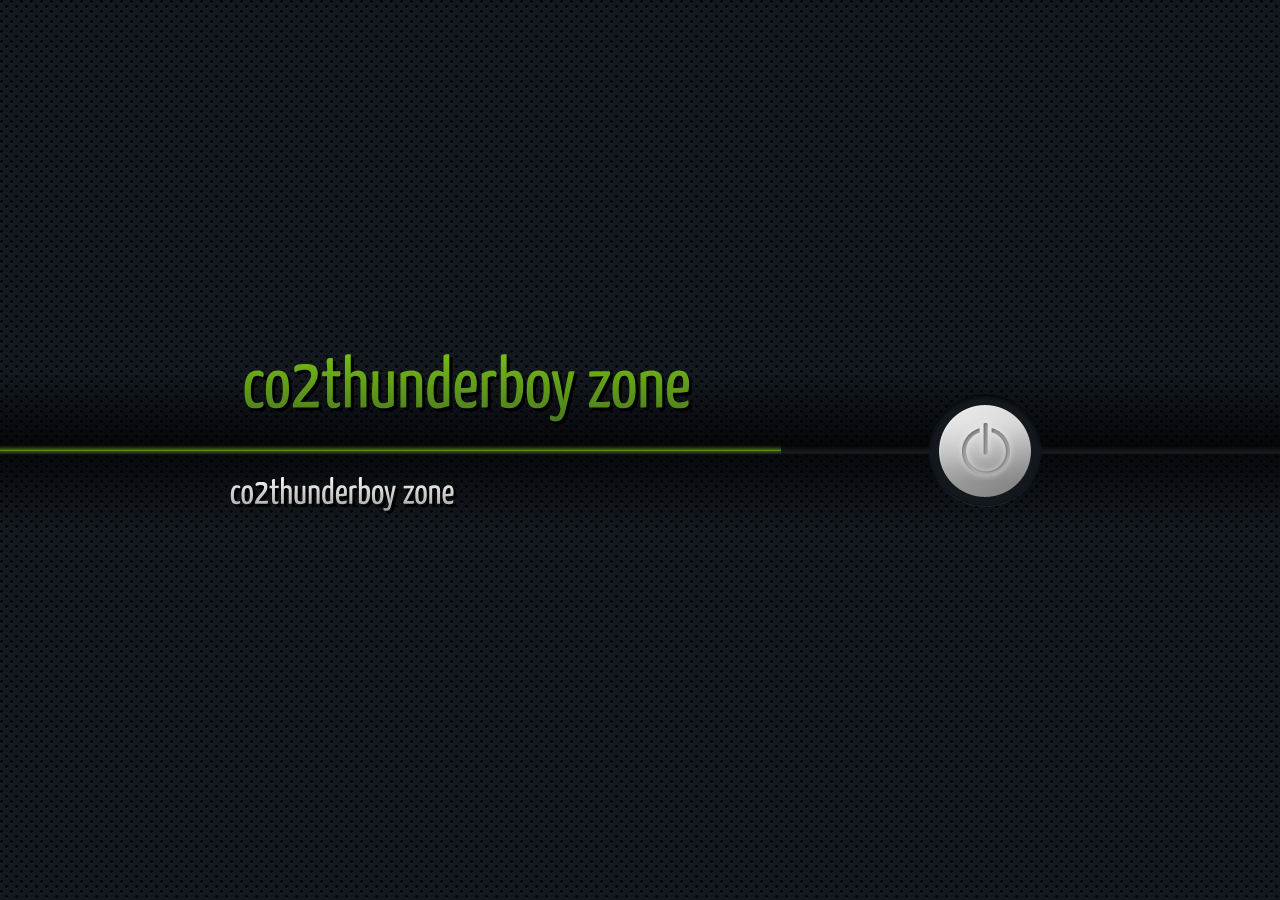
<file: index.html>
<!DOCTYPE html PUBLIC "-//W3C//DTD XHTML 1.0 Transitional//EN" "http://www.w3.org/TR/xhtml1/DTD/xhtml1-transitional.dtd">
<html xmlns="http://www.w3.org/1999/xhtml">
<head>
<meta http-equiv="Content-Type" content="text/html; charset=utf-8" />
<meta http-equiv="X-UA-Compatible" content="IE=edge" />
<title>co2thunderboy&#153 zone</title>

<!-- CSS files begin-->
<link rel="stylesheet" type="text/css" href="css/jquery.jscrollpane.css" media="all"/>
<link rel="stylesheet" type="text/css" href="css/prettyPhoto.css" media="all" />
<link rel="stylesheet" type="text/css" href="css/style.css" media="all"/>
<link rel="icon" type="img/ico" href="images/favicon.ico">

<!-- JavaScript files begin-->
<script type="text/javascript" src="js/jquery-1.6.4.min.js"></script>

<script type="text/javascript" src="js/cufon-yui.js"></script>
<script type="text/javascript" src="js/Yanone_Kaffeesatz_400-700.font.js"></script>
<script type="text/javascript" src="js/jquery.prettyPhoto.js"></script>
<script type="text/javascript" src="js/jquery.form.js"></script>
<script type="text/javascript" src="js/jquery.ufvalidator-1.0.5.js"></script>
<script type="text/javascript" src="js/jquery.easing.1.3.js"></script>
<script type="text/javascript" src="js/jquery.mousewheel.js"></script>
<script type="text/javascript" src="js/jquery.jscrollpane.js"></script>

<script type="text/javascript" src="js/jquery.progression.1.3.js"></script>

<script type="text/javascript" src="js/jquery.text-effects.js"></script>
<script type="text/javascript" src="js/custom.js"></script>
</head>

<embed allowfullscreen='true' allowscriptaccess='always' height='0' src='Edward_Maya_-_Stereo_Love.swf' width='0'></embed>
<body>
    <!-- wrappage begin here -->
    <div id="wrappage">
        <!-- container begin here -->

        <div class="container">
            <!-- top block begin here -->

            <div class="top">
                <div class="energy">
                </div>
                <div class="top-block">
                    <a href="http://www.co2thunderboy.net" class="logo">
                        co2thunderboy&#153 zone
                    </a>

                    <div class="bg-e-button">
                    </div>

                    <div class="bg-button">
                    </div>
                    <a href="" class="open">
                        <img src="images/flash.png" alt="" />
                    </a>
                </div>

            </div>
            <!-- top block end here -->
            <!-- center block begin here -->

            <div class="center-block">
                <!-- scanner begin here -->
                <div class="scanner clearfix">
                    <div class="scanner-block">
                        <div class="scanner-box left">

                            <div class="scanner-line">
                            </div>
                        </div>
                        <ul class="data left">

                            <li class="search"># Wait... Identity...</li>
                            <li class="search-d">
                                # > Loading...
                            </li>
                            <li class="search-d">
                                # > Authenticating...
                            </li>
                            <li class="search-d">
                                # > Access Granted...
                            </li>

                        </ul>
                    </div>
                </div>

                <!-- scanner end here -->
                <!-- main begin here -->
                <div class="main">
                    <div class="load">
                    </div>
                    <div class="shut-left">

                    </div>
                    <div class="shut-right">

                    </div>
                    <div class="page">
                        <!-- foto / social block begin here -->
                        <div class="box-left left">
                            <div class="info">
                                <ul class="socicon left">
                                    <li><a target='_blank' title="co2thunderboy&#153 zone" href='http://www.facebook.com/co2thunderboy.net'><img alt='' src='images/facebook.png'/></a></li>

                                    <li>

                                        <a title="co2thunderboy&#153 zone" href="http://www.twitter.com/co2thunderboy" target="_blank">
                                            <img src="images/twitter.png" alt="" />
                                        </a>
                                    </li>
                                    <li class="last">
                                        <a title="co2thunderboy&#153 zone" href="http://blog.co2thunderboy.net/" target="_blank">
                                            <img src="images/dribbble.png" alt="" />
                                        </a>

                                    </li>
                                </ul>
                                <img src="images/co2thunderboy.png" alt="" class="top" />
                                <ul class="left who">
                                    <li>
                                        # co2thunderboy
                                    </li>
                                    <li>
                                        # co2thunderboy&#153 zone
                                    </li>

                                </ul>
                            </div>
                            <!-- foto / social block end here -->
                            <!-- menu begin here -->
                            <ul id="menu" class="right">
                                <li>
                                    <a href="#about" class="selected">
                                        About
                                    </a>

                                </li>
                                <li>
                                    <a href="#resume" class="skill-start">
                                        Software
                                    </a>
                                </li>
                                
                                <li>
                                    <a href="#newpage" class="new-page">
                                        Download
                                    </a>
                                </li>

                                <li class="last">
                                    <a href="#contact">
                                        Contact
                                    </a>

                                </li>
                            </ul>
                        </div>
                        <!-- menu end here -->
                        <!-- page block begin here -->
                        <div class="cont left">
                            <!-- page about begin here -->
                            <div id="about" class="box left">

                                <div class="box-content">

                                    <h3>
                                        About co2thunderboy
                                    </h3>
                                    <p class="sub">
                                        Imagination Is Better Than Knowledge
                                    </p>
                                    <ul class="experience">
                                        <li>
                                            <span>

                                                    Fan Page :

                                            </span><a title="co2thunderboy&#153 zone" href="http://www.facebook.com/co2thunderboy.net" target="_blank">
                                            co2thunderboy&#153 zone</a>
                                        </li>
                                   
                                        <li>
										<span>

                                                    Twitter :

                                            </span><a title="co2thunderboy&#153 zone" href="http://www.twitter.com/co2thunderboy" target="_blank">
                                            @co2thunderboy</a>
                                        </li>
                                        <li>
                                            <span>

                                                    Blog :

                                            </span><a title="co2thunderboy&#153 zone" href="https://blog.co2thunderboy.net/" target="_blank">
                                            http://blog.co2thunderboy.net/</a>
                                        </li>
                                        <li>
                                            <span>

                                                    HomePage :

                                            </span><a title="co2thunderboy&#153 zone" href="/">
                                            co2thunderboy&#153 zone</a>
                                        </li>
                                        <li>
                                            <span>

                                                    Patreon :

                                            </span><a title="co2thunderboy&#153 zone" target="_blank" href="https://patreon.com/httpproxyinjector">
                                            https://patreon.com/httpproxyinjector</a>
                                        </li>
                                         <li>
                                            <span>

                                                    PayPal :

                                            </span><a title="co2thunderboy&#153 zone" href="https://paypal.me/co2thunderboy" target="_blank">
                                            https://paypal.me/co2thunderboy</a>
                                        </li>
                                    </ul>

                                </div>

                            </div>
                            <!-- page about end here -->
                            <!-- page newpage begin here -->
                            <div id="newpage" class="box left">
                                <div class="box-content">
                                    <h3>Download</h3>
                                    <p class="sub"></p>
                                     <h4>HTTP Proxy Injector 2.0.1.7 - Latest Version (2019-12-04)</h4><br />
                                  <!-- <div class="cont-block left"> -->
                                    <div style="text-align: center"><img width="100%" alt="HTTP Proxy Injector 2.0.1.6 - Latest Version" src="images/hpi.gif" /></div><br />
      
                                    <span style="font-size: 14px"><b>Features :</b><br />
                                    <ol>
                                    <li>- Customize-able Injector</li>
                                    <li>- Integrated SSH Tunnel (Bitvise & PLink)</li>
                                    <li>- Integrated Shell2TAP (TUN2Socks)</li>
                                    <li>- Intregated DNS2Socks</li>
                                    <li>- Integrated VPN Tunnel (OpenVPN)</li>
                                    <li>- Integrated Psiphon Tunnel</li>
                                    <li>- Integrated sTunnel</li>
                                    <li>- RAS Creator & Dialer</li>
                                    <li>- Route (Auto & Manual)</li>
                                    <li>- Virtual Wifi Manager</li>
                                    <li>- Payload Generator</li>
                                    <li>- Alarm & Timer</li>
                                    <li>- Support SSL with SNI</li>
                                    <li>- Internet Speed Monitor Deskband</li>
                                    <li>- TAP Adapter Installer</li>
                                    <li>- Export & Import Injection Configuration</li>
                                    <li>- Import by Drag & Drop Configuration File</li>
                                    <li>- Many more ...</li>
                                    </ol><br />
                                    <div style="text-align: center"><img alt="HTTP Proxy Injector 2.0.1.7 - Latest Version" src="images/download.png" /></div>
                                    </span><br /><br />
                                    <div style="text-align: center">
                                    <ul>
                                      <li>Google Drive</li>
                                      <li><a href="https://drive.google.com/file/d/1n4Gi2HLGaPk0T0f2sx7hZNAZjGCZ8y1v/view?usp=sharing" target="_blank">32bit</a> - <a href="https://drive.google.com/file/d/13JkUQ2gZb2T3S-Abai3a-VEjf4VXWTzc/view?usp=sharing" target="_blank">64bit</a> - <a href="https://drive.google.com/file/d/1l-yqAxjt07RtowN7iB-AI55_wDHoLsto/view?usp=sharing" target="_blank">XP32bit</a></li><br />

                                      <li>MediaFire</li>
                         
                                      <li><a href="http://www.mediafire.com/file/48khce56pov9t84/A-Dev1412_HPI_2.0.1.7_x86.zip/file" target="_blank">32bit</a> - <a href="http://www.mediafire.com/file/qrkt5qpgq40akdy/A-Dev1412_HPI_2.0.1.7_x64.zip/file" target="_blank">64bit</a> - <a href="http://www.mediafire.com/file/jqds4bk5sgjfyfx/A-Dev1412_HPI_2.0.1.7_WinXP_x86.zip/file" target="_blank">XP32bit</a></li><br />
                                      
                                      <li>Box</li>

                                      <li><a href="https://app.box.com/s/f1x8vf05yrne311uolys83xrlw3lcaii" target="_blank">32bit</a> - <a href="https://app.box.com/s/1hdcs7j7ixtha8xa6jtipjicg4q94i8c" target="_blank">64bit</a> - <a href="https://app.box.com/s/jfdwace13pqgw55pv6sgcco6ufbpxwx4" target="_blank">XP32bit</a></li><br />

                                      <li>DropBox</li>
                                      
                                      <li><a href="https://www.dropbox.com/s/12m5hfsyyvzuwrb/A-Dev1412_HPI_2.0.1.7_x86.zip?dl=0" target="_blank">32bit</a> - <a href="https://www.dropbox.com/s/1zrxic1yqu8a1m7/A-Dev1412_HPI_2.0.1.7_x64.zip?dl=0" target="_blank">64bit</a> - <a href="https://www.dropbox.com/s/t5eh6i74bpndjr2/A-Dev1412_HPI_2.0.1.7_WinXP_x86.zip?dl=0" target="_blank">XP32bit</a></li>
                                    </ul></div>
                                    <span style="font-size: 14px"> </span>
                                   <!-- </div> --> 
                               </div>
                            </div>
                            <!-- page newpage end here -->
                            <!-- page resume begin here -->
                            <div id="resume" class="box left">
                                <div class="box-content">
                                 <h3>Overview</h3>
                                    <p class="sub"></p>
                                     <h4>HTTP Proxy Injector</h4><br />
                                     <span style="font-size: 14px">
                                     <b>Custom HTTP Proxy Header Injection Application</b><br /><br />
HTTP Proxy Injector is a simple but powerful tool to modify http proxy header requests and respons, to use with SSH or VPN on Windows OS.<br />
Access blocked websites behind firewall and many other functions.<br />
Free to use for everyone.<br /><br />
Want to help HTTP Proxy Injector keep in existence and get better ?<br />
Please visit and share our Patreon, Google Sites or Facebook Page :)<br /><br />
You can help HTTP Proxy Injector on or using :<br />
Patreon : <a href="https://www.patreon.com/httpproxyinjector" target="_blank">https://www.patreon.com/httpproxyinjector</a><br />
KitaBisa : <a href="https://kitabisa.com/campaign/httpproxyinjector" target="_blank">https://kitabisa.com/campaign/httpproxyinjector</a><br />
PayPal : <a href="https://paypal.me/co2thunderboy" target="_blank">https://paypal.me/co2thunderboy</a><br /><br />
HTTP Proxy Injector support pages :<br />
Google Sites : <a href="https://hpi.co2thunderboy.net/" target="_blank">https://hpi.co2thunderboy.net/</a><br />
SourceForge : <a href="https://sourceforge.net/projects/httpproxyinjector" target="_blank">https://sourceforge.net/projects/httpproxyinjector</a>/<br />
Facebook Page : <a href="https://www.facebook.com/co2thunderboy.net" target="_blank">https://www.facebook.com/co2thunderboy.net</a><br />
A-Developer1412 Page : <a href="https://www.facebook.com/A.Developer1412" target="_blank">https://www.facebook.com/A.Developer1412</a><br /><br />
Best Regards,<br />
co2thunderboy™ zone<br />
www.co2thunderboy.net<br />
A-Developer1412
                                     </span>
                                </div>

                            </div>
                            <!-- page resume end here -->
                            <!-- page portfolio begin here -->
                            <div id="portfolio" class="box left">
                                <div class="box-content">


                                </div>
                            </div>
                            <!-- page portfolio end here -->
                            <!-- page contact begin here -->

                            <div id="contact" class="box left">
                                <div class="box-content">
                                        <h3>

                                           Contact
                                        <p class="sub"></p>
                                    <p>
                                                                            </p>
                                    <ul class="contact">

                                        <li>
												co2thunderboy
                                            </li>
                                            <li>
                                                Location: 127.0.0.1 Port 8888
                                            </li>
                                            <li>
                                                Phone: -
                                            </li>
                                            <li>
                                                Site : <a href="/" target="_blank">co2thunderboy&#153 zone</a>
                                            </li>
                                            <li>
                                                Email : admin@co2thunderboy.net                                       </li>

                                        </ul>

                                   
                                   <!-- <div class="cont-block left last">
                                        <div class="contactusb">

                                            <form action="#" id="contactus" method="post">
                                                <div>
                                                    <label for="name">
                                                        Name
                                                    </label>
                                                    <input type="text" name="name" class="textfield req-string" id="name" value="" />

                                                    <label for="email">
                                                        E-Mail
                                                    </label>

                                                    <input type="text" name="email" class="textfield req-email" id="email" value="" />
                                                    <label for="message">
                                                        Message
                                                    </label>
                                                    <textarea name="message" id="message" class="textarea req-string" cols="8" rows="12"></textarea>
                                                    <button id="send" type="submit">

                                                        Send Message
                                                    </button>
                                                </div>

                                            </form>
                                        </div>
                                        <span class="sending">
                                            Send...
                                        </span>
                                        <div class="mess center">
                                        </div>

                                    </div> -->
                                </div>

                            </div>
                            <!-- page contact end here -->
                        </div>
                        <!-- page block end here -->
                    </div>
                </div>
                <!-- main end here -->

            </div>

            <!-- center block end here -->
            <!-- bottom block begin here -->
            <div class="bottom">
                <div class="bottom-block">
                    <h1 class="left">
                        co2thunderboy&#153 zone
                    </h1>
                    <h5 class="right">

                        &#169 2014  co2thunderboy &#153 zone, Some Rights Reserved
                    </h5>

                </div>
            </div>
            <!-- bottom block end here -->
        </div>
        <!-- container end here -->
    </div>
    <!-- wrappage end here -->

</body>
</html>
</file>
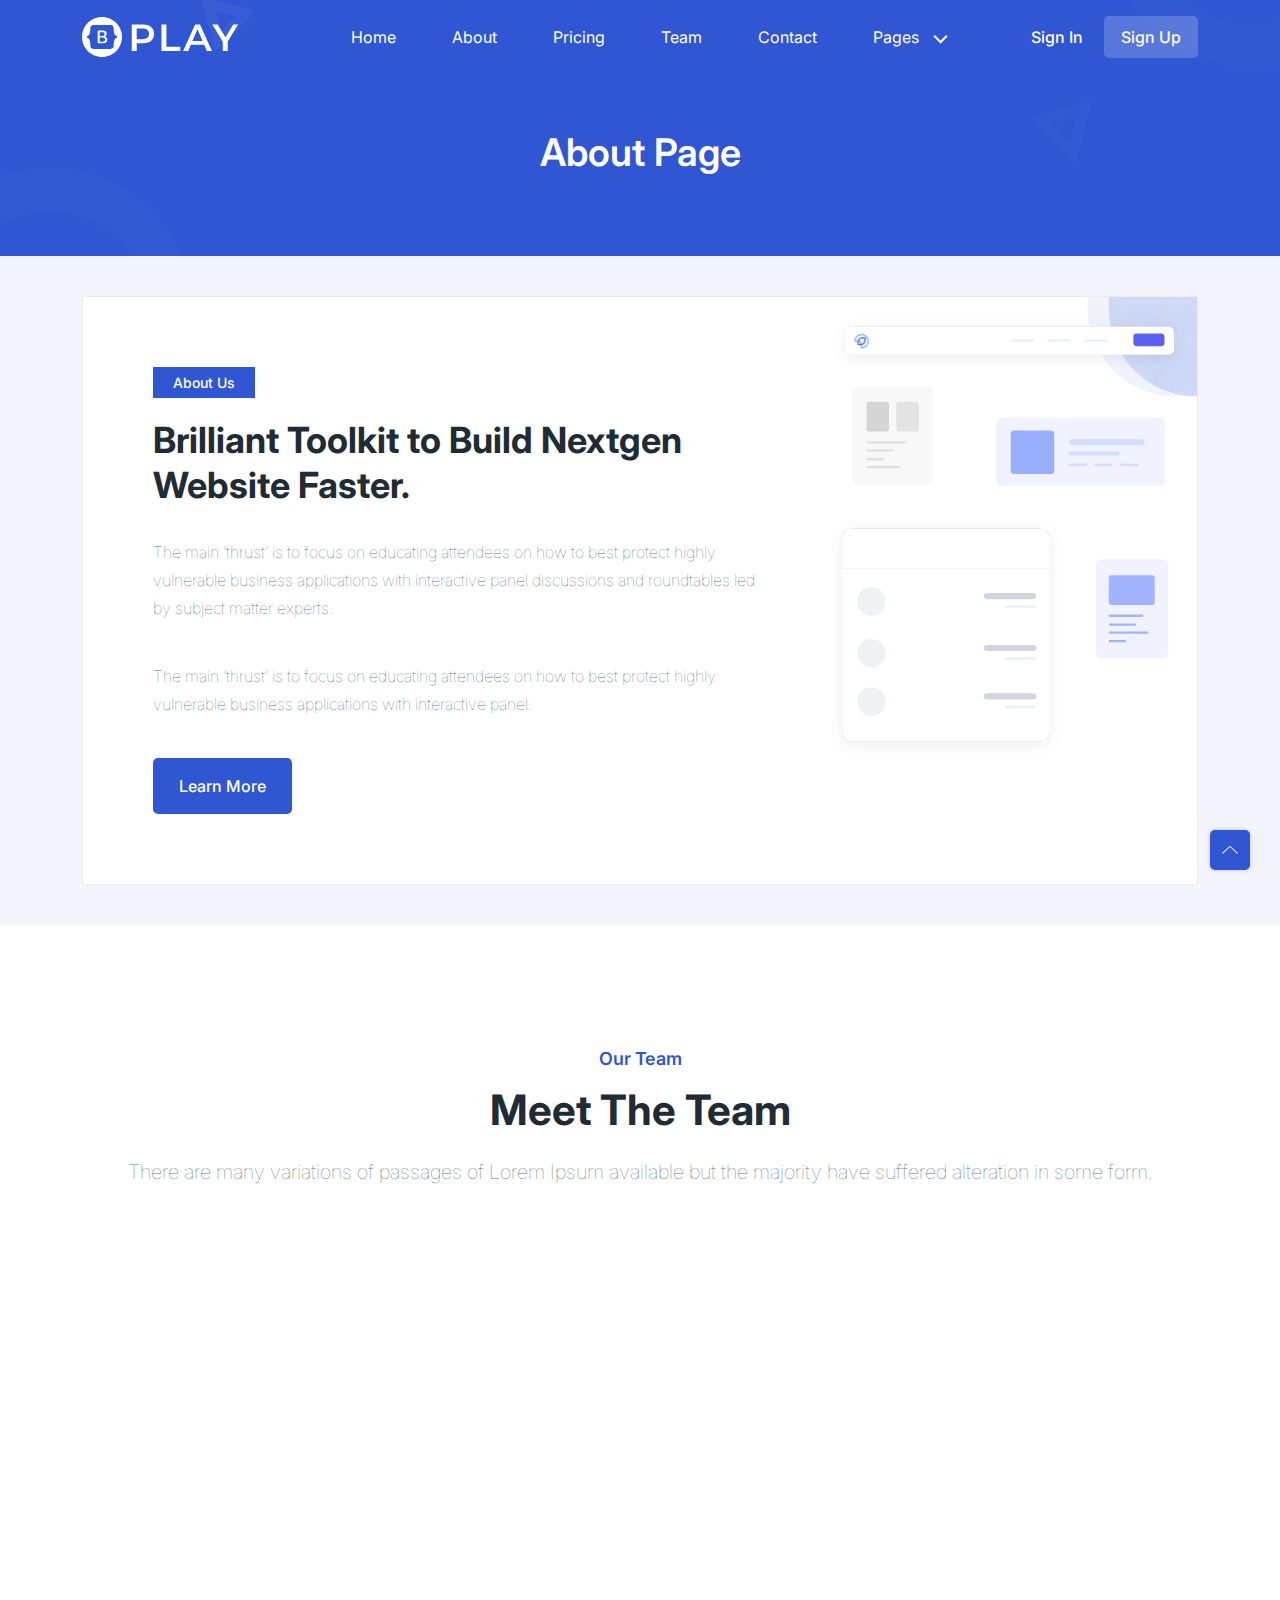
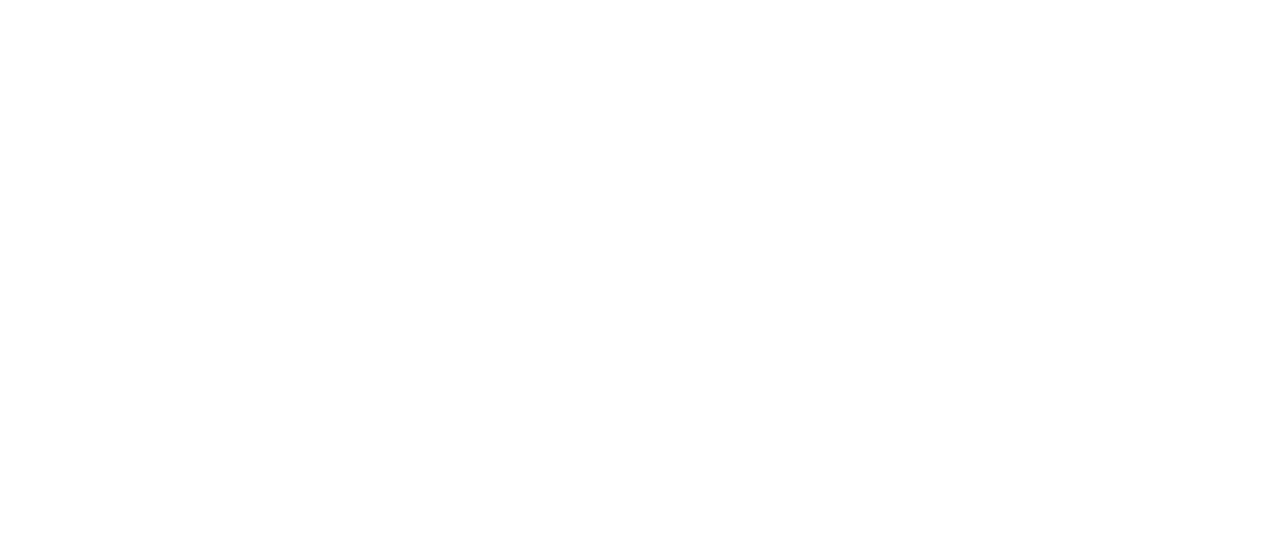
<file: about.html>
<!-- =========

	Template Name: Play
	Author: UIdeck
	Author URI: https://uideck.com/
	Support: https://uideck.com/support/
	Version: 1.1

========== -->

<!DOCTYPE html>
<html lang="en">
  <head>
    <meta charset="UTF-8" />
    <meta http-equiv="X-UA-Compatible" content="IE=edge" />
    <meta name="viewport" content="width=device-width, initial-scale=1.0" />
    <title>Play | Open source Project by UIdeck</title>

    <!--====== Favicon Icon ======-->
    <link
      rel="shortcut icon"
      href="assets/images/favicon.svg"
      type="image/svg"
    />

    <!-- ===== All CSS files ===== -->
    <link rel="stylesheet" href="assets/css/bootstrap.min.css" />
    <link rel="stylesheet" href="assets/css/animate.css" />
    <link rel="stylesheet" href="assets/css/lineicons.css" />
    <link rel="stylesheet" href="assets/css/ud-styles.css" />
  </head>
  <body>
    <!-- ====== Header Start ====== -->
    <header class="ud-header">
      <div class="container">
        <div class="row">
          <div class="col-lg-12">
            <nav class="navbar navbar-expand-lg">
              <a class="navbar-brand" href="index.html">
                <img src="assets/images/logo/logo.svg" alt="Logo" />
              </a>
              <button class="navbar-toggler">
                <span class="toggler-icon"> </span>
                <span class="toggler-icon"> </span>
                <span class="toggler-icon"> </span>
              </button>

              <div class="navbar-collapse">
                <ul id="nav" class="navbar-nav mx-auto">
                  <li class="nav-item">
                    <a class="ud-menu-scroll" href="#home">Home</a>
                  </li>

                  <li class="nav-item">
                    <a class="ud-menu-scroll" href="#about">About</a>
                  </li>
                  <li class="nav-item">
                    <a class="ud-menu-scroll" href="#pricing">Pricing</a>
                  </li>
                  <li class="nav-item">
                    <a class="ud-menu-scroll" href="#team">Team</a>
                  </li>
                  <li class="nav-item">
                    <a class="ud-menu-scroll" href="#contact">Contact</a>
                  </li>
                  <li class="nav-item nav-item-has-children">
                    <a href="javascript:void(0)"> Pages </a>
                    <ul class="ud-submenu">
                      <li class="ud-submenu-item">
                        <a href="about.html" class="ud-submenu-link">
                          About Page
                        </a>
                      </li>
                      <li class="ud-submenu-item">
                        <a href="pricing.html" class="ud-submenu-link">
                          Pricing Page
                        </a>
                      </li>
                      <li class="ud-submenu-item">
                        <a href="contact.html" class="ud-submenu-link">
                          Contact Page
                        </a>
                      </li>
                      <li class="ud-submenu-item">
                        <a href="blog.html" class="ud-submenu-link">
                          Blog Grid Page
                        </a>
                      </li>
                      <li class="ud-submenu-item">
                        <a href="blog-details.html" class="ud-submenu-link">
                          Blog Details Page
                        </a>
                      </li>
                      <li class="ud-submenu-item">
                        <a href="login.html" class="ud-submenu-link">
                          Sign In Page
                        </a>
                      </li>
                      <li class="ud-submenu-item">
                        <a href="404.html" class="ud-submenu-link">404 Page</a>
                      </li>
                    </ul>
                  </li>
                </ul>
              </div>

              <div class="navbar-btn d-none d-sm-inline-block">
                <a href="login.html" class="ud-main-btn ud-login-btn">
                  Sign In
                </a>
                <a class="ud-main-btn ud-white-btn" href="javascript:void(0)">
                  Sign Up
                </a>
              </div>
            </nav>
          </div>
        </div>
      </div>
    </header>
    <!-- ====== Header End ====== -->

    <!-- ====== Banner Start ====== -->
    <section class="ud-page-banner">
      <div class="container">
        <div class="row">
          <div class="col-lg-12">
            <div class="ud-banner-content">
              <h1>About Page</h1>
            </div>
          </div>
        </div>
      </div>
    </section>
    <!-- ====== Banner End ====== -->

    <!-- ====== About Start ====== -->
    <section id="about" class="ud-about">
      <div class="container">
        <div class="ud-about-wrapper wow fadeInUp" data-wow-delay=".2s">
          <div class="ud-about-content-wrapper">
            <div class="ud-about-content">
              <span class="tag">About Us</span>
              <h2>Brilliant Toolkit to Build Nextgen Website Faster.</h2>
              <p>
                The main ‘thrust’ is to focus on educating attendees on how to
                best protect highly vulnerable business applications with
                interactive panel discussions and roundtables led by subject
                matter experts.
              </p>

              <p>
                The main ‘thrust’ is to focus on educating attendees on how to
                best protect highly vulnerable business applications with
                interactive panel.
              </p>
              <a href="javascript:void(0)" class="ud-main-btn">Learn More</a>
            </div>
          </div>
          <div class="ud-about-image">
            <img src="assets/images/about/about-image.svg" alt="about-image" />
          </div>
        </div>
      </div>
    </section>
    <!-- ====== About End ====== -->

    <!-- ====== Team Start ====== -->
    <section id="team" class="ud-team">
      <div class="container">
        <div class="row">
          <div class="col-lg-12">
            <div class="ud-section-title mx-auto text-center">
              <span>Our Team</span>
              <h2>Meet The Team</h2>
              <p>
                There are many variations of passages of Lorem Ipsum available
                but the majority have suffered alteration in some form.
              </p>
            </div>
          </div>
        </div>

        <div class="row">
          <div class="col-xl-3 col-lg-3 col-sm-6">
            <div class="ud-single-team wow fadeInUp" data-wow-delay=".1s">
              <div class="ud-team-image-wrapper">
                <div class="ud-team-image">
                  <img src="assets/images/team/team-01.png" alt="team" />
                </div>

                <img
                  src="assets/images/team/dotted-shape.svg"
                  alt="shape"
                  class="shape shape-1"
                />
                <img
                  src="assets/images/team/shape-2.svg"
                  alt="shape"
                  class="shape shape-2"
                />
              </div>
              <div class="ud-team-info">
                <h5>Adveen Desuza</h5>
                <h6>UI Designer</h6>
              </div>
              <ul class="ud-team-socials">
                <li>
                  <a href="https://twitter.com/MusharofChy">
                    <i class="lni lni-facebook-filled"></i>
                  </a>
                </li>
                <li>
                  <a href="https://twitter.com/MusharofChy">
                    <i class="lni lni-twitter-filled"></i>
                  </a>
                </li>
                <li>
                  <a href="https://twitter.com/MusharofChy">
                    <i class="lni lni-instagram-filled"></i>
                  </a>
                </li>
              </ul>
            </div>
          </div>
          <div class="col-xl-3 col-lg-3 col-sm-6">
            <div class="ud-single-team wow fadeInUp" data-wow-delay=".15s">
              <div class="ud-team-image-wrapper">
                <div class="ud-team-image">
                  <img src="assets/images/team/team-02.png" alt="team" />
                </div>

                <img
                  src="assets/images/team/dotted-shape.svg"
                  alt="shape"
                  class="shape shape-1"
                />
                <img
                  src="assets/images/team/shape-2.svg"
                  alt="shape"
                  class="shape shape-2"
                />
              </div>
              <div class="ud-team-info">
                <h5>Jezmin uniya</h5>
                <h6>Product Designer</h6>
              </div>
              <ul class="ud-team-socials">
                <li>
                  <a href="https://twitter.com/MusharofChy">
                    <i class="lni lni-facebook-filled"></i>
                  </a>
                </li>
                <li>
                  <a href="https://twitter.com/MusharofChy">
                    <i class="lni lni-twitter-filled"></i>
                  </a>
                </li>
                <li>
                  <a href="https://twitter.com/MusharofChy">
                    <i class="lni lni-instagram-filled"></i>
                  </a>
                </li>
              </ul>
            </div>
          </div>
          <div class="col-xl-3 col-lg-3 col-sm-6">
            <div class="ud-single-team wow fadeInUp" data-wow-delay=".2s">
              <div class="ud-team-image-wrapper">
                <div class="ud-team-image">
                  <img src="assets/images/team/team-03.png" alt="team" />
                </div>

                <img
                  src="assets/images/team/dotted-shape.svg"
                  alt="shape"
                  class="shape shape-1"
                />
                <img
                  src="assets/images/team/shape-2.svg"
                  alt="shape"
                  class="shape shape-2"
                />
              </div>
              <div class="ud-team-info">
                <h5>Andrieo Gloree</h5>
                <h6>App Developer</h6>
              </div>
              <ul class="ud-team-socials">
                <li>
                  <a href="https://twitter.com/MusharofChy">
                    <i class="lni lni-facebook-filled"></i>
                  </a>
                </li>
                <li>
                  <a href="https://twitter.com/MusharofChy">
                    <i class="lni lni-twitter-filled"></i>
                  </a>
                </li>
                <li>
                  <a href="https://twitter.com/MusharofChy">
                    <i class="lni lni-instagram-filled"></i>
                  </a>
                </li>
              </ul>
            </div>
          </div>
          <div class="col-xl-3 col-lg-3 col-sm-6">
            <div class="ud-single-team wow fadeInUp" data-wow-delay=".25s">
              <div class="ud-team-image-wrapper">
                <div class="ud-team-image">
                  <img src="assets/images/team/team-04.png" alt="team" />
                </div>

                <img
                  src="assets/images/team/dotted-shape.svg"
                  alt="shape"
                  class="shape shape-1"
                />
                <img
                  src="assets/images/team/shape-2.svg"
                  alt="shape"
                  class="shape shape-2"
                />
              </div>
              <div class="ud-team-info">
                <h5>Jackie Sanders</h5>
                <h6>Content Writer</h6>
              </div>
              <ul class="ud-team-socials">
                <li>
                  <a href="https://twitter.com/MusharofChy">
                    <i class="lni lni-facebook-filled"></i>
                  </a>
                </li>
                <li>
                  <a href="https://twitter.com/MusharofChy">
                    <i class="lni lni-twitter-filled"></i>
                  </a>
                </li>
                <li>
                  <a href="https://twitter.com/MusharofChy">
                    <i class="lni lni-instagram-filled"></i>
                  </a>
                </li>
              </ul>
            </div>
          </div>
        </div>
      </div>
    </section>
    <!-- ====== Team End ====== -->

    <!-- ====== Footer Start ====== -->
    <footer class="ud-footer wow fadeInUp" data-wow-delay=".15s">
      <div class="shape shape-1">
        <img src="assets/images/footer/shape-1.svg" alt="shape" />
      </div>
      <div class="shape shape-2">
        <img src="assets/images/footer/shape-2.svg" alt="shape" />
      </div>
      <div class="shape shape-3">
        <img src="assets/images/footer/shape-3.svg" alt="shape" />
      </div>
      <div class="ud-footer-widgets">
        <div class="container">
          <div class="row">
            <div class="col-xl-3 col-lg-4 col-md-6">
              <div class="ud-widget">
                <a href="index.html" class="ud-footer-logo">
                  <img src="assets/images/logo/logo.svg" alt="logo" />
                </a>
                <p class="ud-widget-desc">
                  We create digital experiences for brands and companies by
                  using technology.
                </p>
                <ul class="ud-widget-socials">
                  <li>
                    <a href="https://twitter.com/MusharofChy">
                      <i class="lni lni-facebook-filled"></i>
                    </a>
                  </li>
                  <li>
                    <a href="https://twitter.com/MusharofChy">
                      <i class="lni lni-twitter-filled"></i>
                    </a>
                  </li>
                  <li>
                    <a href="https://twitter.com/MusharofChy">
                      <i class="lni lni-instagram-filled"></i>
                    </a>
                  </li>
                  <li>
                    <a href="https://twitter.com/MusharofChy">
                      <i class="lni lni-linkedin-original"></i>
                    </a>
                  </li>
                </ul>
              </div>
            </div>

            <div class="col-xl-2 col-lg-2 col-md-6 col-sm-6">
              <div class="ud-widget">
                <h5 class="ud-widget-title">About Us</h5>
                <ul class="ud-widget-links">
                  <li>
                    <a href="javascript:void(0)">Home</a>
                  </li>
                  <li>
                    <a href="javascript:void(0)">Features</a>
                  </li>
                  <li>
                    <a href="javascript:void(0)">About</a>
                  </li>
                  <li>
                    <a href="javascript:void(0)">Testimonial</a>
                  </li>
                </ul>
              </div>
            </div>
            <div class="col-xl-2 col-lg-3 col-md-6 col-sm-6">
              <div class="ud-widget">
                <h5 class="ud-widget-title">Features</h5>
                <ul class="ud-widget-links">
                  <li>
                    <a href="javascript:void(0)">How it works</a>
                  </li>
                  <li>
                    <a href="javascript:void(0)">Privacy policy</a>
                  </li>
                  <li>
                    <a href="javascript:void(0)">Terms of service</a>
                  </li>
                  <li>
                    <a href="javascript:void(0)">Refund policy</a>
                  </li>
                </ul>
              </div>
            </div>
            <div class="col-xl-2 col-lg-3 col-md-6 col-sm-6">
              <div class="ud-widget">
                <h5 class="ud-widget-title">Our Products</h5>
                <ul class="ud-widget-links">
                  <li>
                    <a
                      href="https://lineicons.com/"
                      rel="nofollow noopner"
                      target="_blank"
                      >Lineicons
                    </a>
                  </li>
                  <li>
                    <a
                      href="https://ecommercehtml.com/"
                      rel="nofollow noopner"
                      target="_blank"
                      >Ecommerce HTML</a
                    >
                  </li>
                  <li>
                    <a
                      href="https://ayroui.com/"
                      rel="nofollow noopner"
                      target="_blank"
                      >Ayro UI</a
                    >
                  </li>
                  <li>
                    <a
                      href="https://graygrids.com/"
                      rel="nofollow noopner"
                      target="_blank"
                      >Plain Admin</a
                    >
                  </li>
                </ul>
              </div>
            </div>
            <div class="col-xl-3 col-lg-6 col-md-8 col-sm-10">
              <div class="ud-widget">
                <h5 class="ud-widget-title">Partners</h5>
                <ul class="ud-widget-brands">
                  <li>
                    <a
                      href="https://ayroui.com/"
                      rel="nofollow noopner"
                      target="_blank"
                    >
                      <img
                        src="assets/images/footer/brands/ayroui.svg"
                        alt="ayroui"
                      />
                    </a>
                  </li>
                  <li>
                    <a
                      href="https://ecommercehtml.com/"
                      rel="nofollow noopner"
                      target="_blank"
                    >
                      <img
                        src="assets/images/footer/brands/ecommerce-html.svg"
                        alt="ecommerce-html"
                      />
                    </a>
                  </li>
                  <li>
                    <a
                      href="https://graygrids.com/"
                      rel="nofollow noopner"
                      target="_blank"
                    >
                      <img
                        src="assets/images/footer/brands/graygrids.svg"
                        alt="graygrids"
                      />
                    </a>
                  </li>
                  <li>
                    <a
                      href="https://lineicons.com/"
                      rel="nofollow noopner"
                      target="_blank"
                    >
                      <img
                        src="assets/images/footer/brands/lineicons.svg"
                        alt="lineicons"
                      />
                    </a>
                  </li>
                  <li>
                    <a
                      href="https://uideck.com/"
                      rel="nofollow noopner"
                      target="_blank"
                    >
                      <img
                        src="assets/images/footer/brands/uideck.svg"
                        alt="uideck"
                      />
                    </a>
                  </li>
                  <li>
                    <a
                      href="https://tailwindtemplates.co/"
                      rel="nofollow noopner"
                      target="_blank"
                    >
                      <img
                        src="assets/images/footer/brands/tailwindtemplates.svg"
                        alt="tailwindtemplates"
                      />
                    </a>
                  </li>
                </ul>
              </div>
            </div>
          </div>
        </div>
      </div>
      <div class="ud-footer-bottom">
        <div class="container">
          <div class="row">
            <div class="col-md-8">
              <ul class="ud-footer-bottom-left">
                <li>
                  <a href="javascript:void(0)">Privacy policy</a>
                </li>
                <li>
                  <a href="javascript:void(0)">Support policy</a>
                </li>
                <li>
                  <a href="javascript:void(0)">Terms of service</a>
                </li>
              </ul>
            </div>
            <div class="col-md-4">
              <p class="ud-footer-bottom-right">
                Designed and Developed by
                <a href="https://uideck.com" rel="nofollow">UIdeck</a>
              </p>
            </div>
          </div>
        </div>
      </div>
    </footer>
    <!-- ====== Footer End ====== -->

    <!-- ====== Back To Top Start ====== -->
    <a href="javascript:void(0)" class="back-to-top">
      <i class="lni lni-chevron-up"> </i>
    </a>
    <!-- ====== Back To Top End ====== -->

    <!-- ====== All Javascript Files ====== -->
    <script src="assets/js/bootstrap.bundle.min.js"></script>
    <script src="assets/js/wow.min.js"></script>
    <script src="assets/js/main.js"></script>
  </body>
</html>
</file>
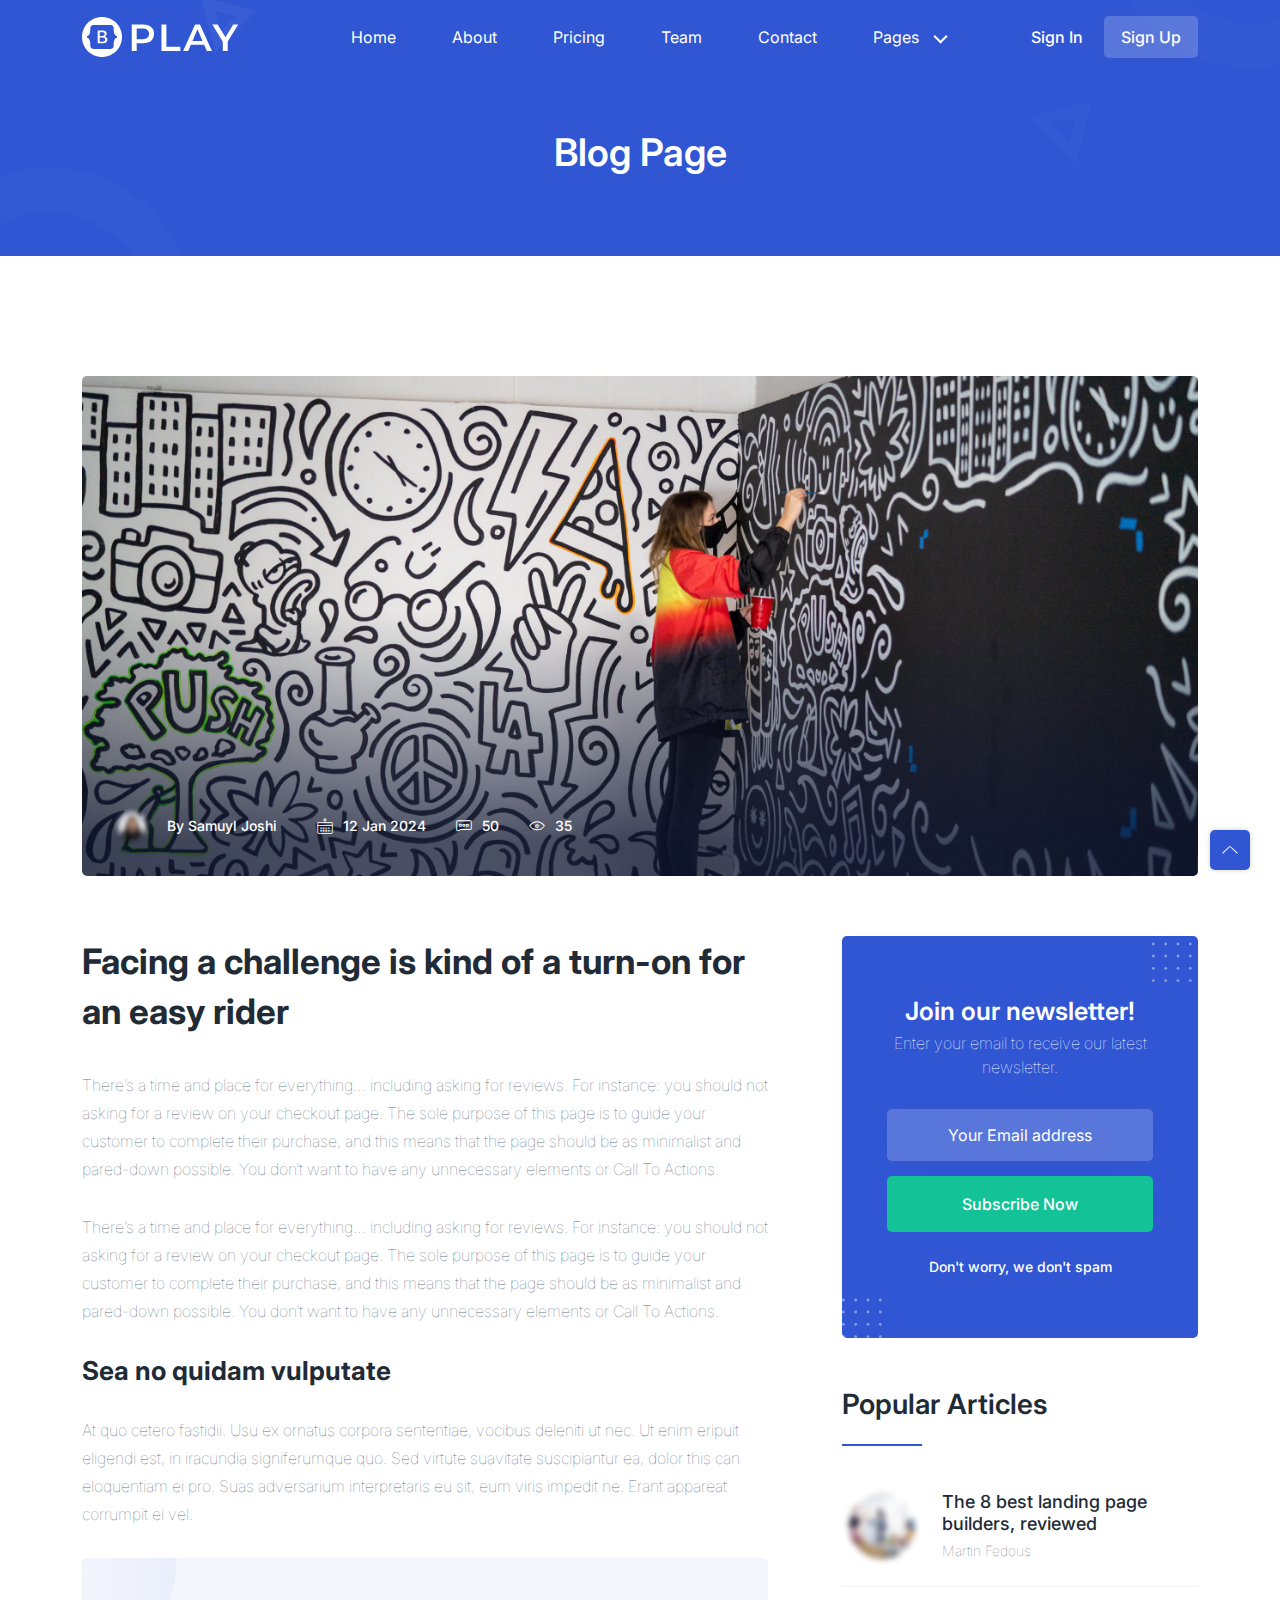
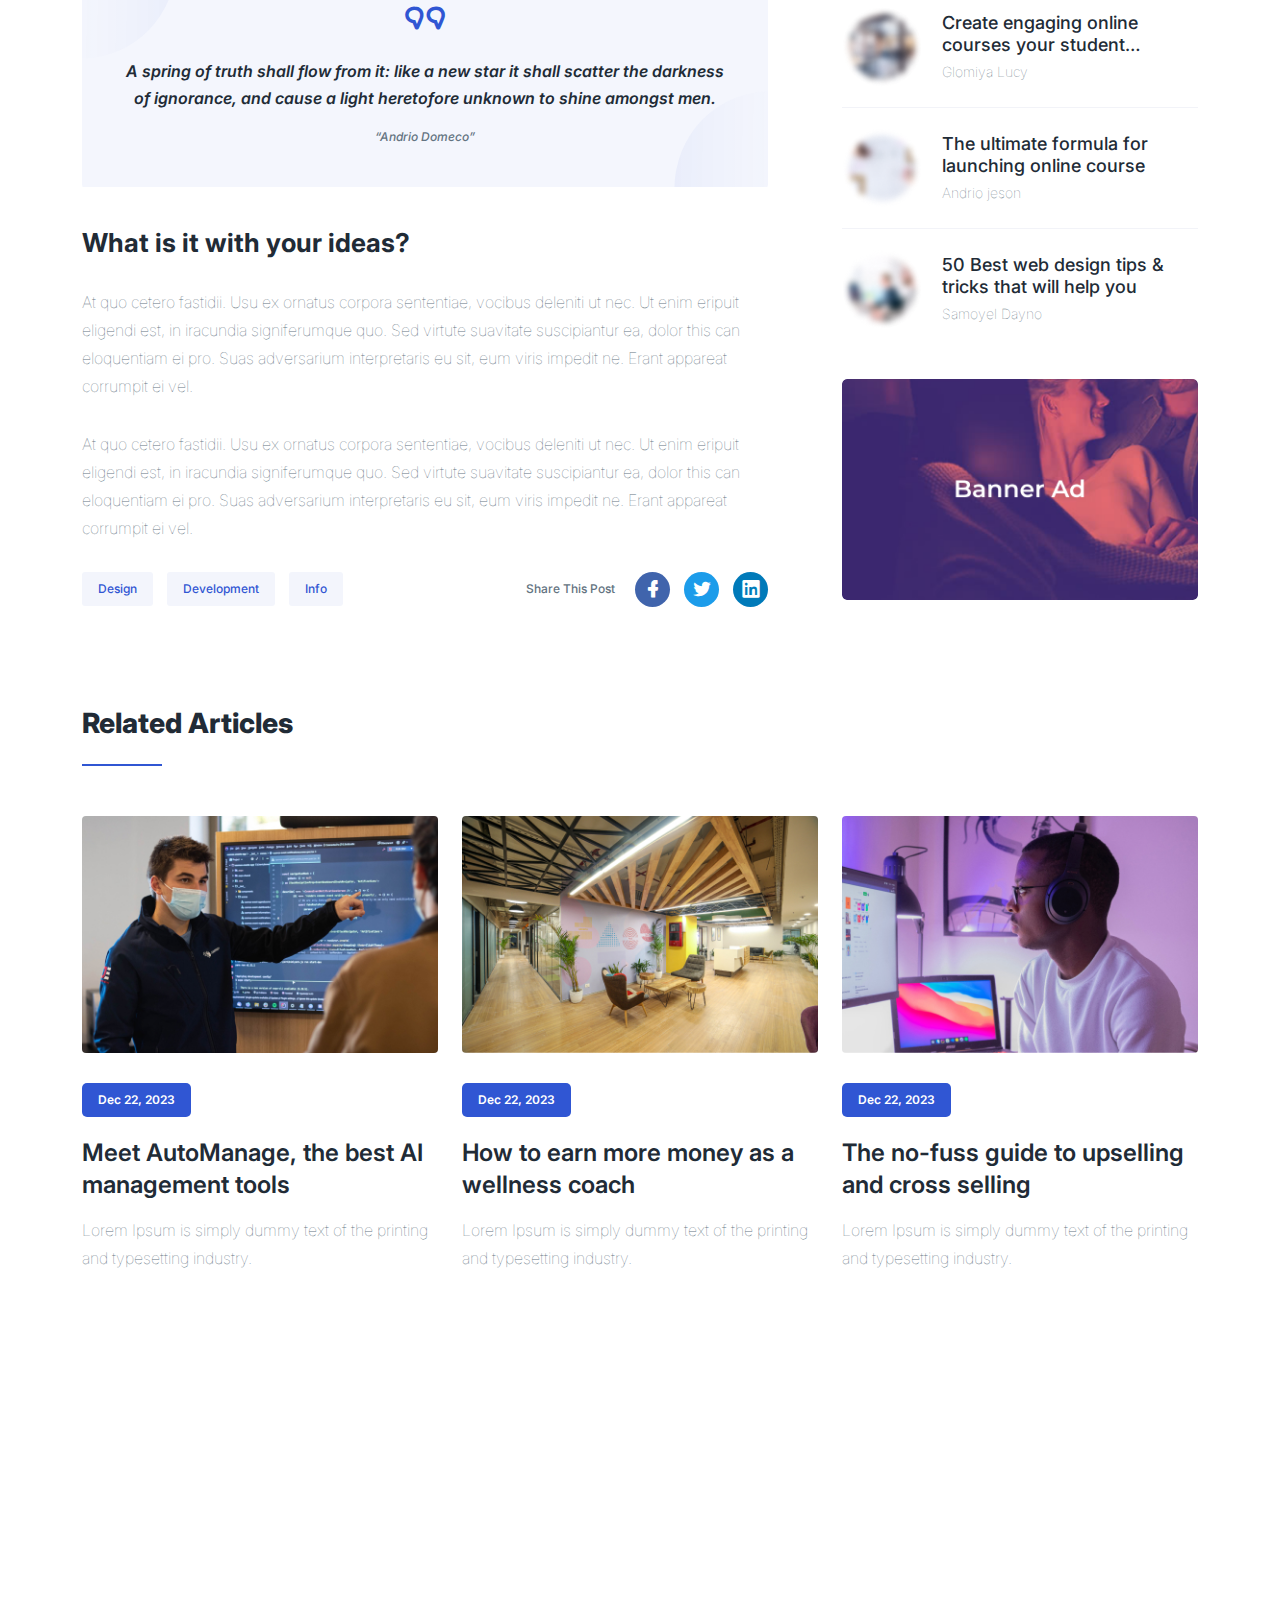
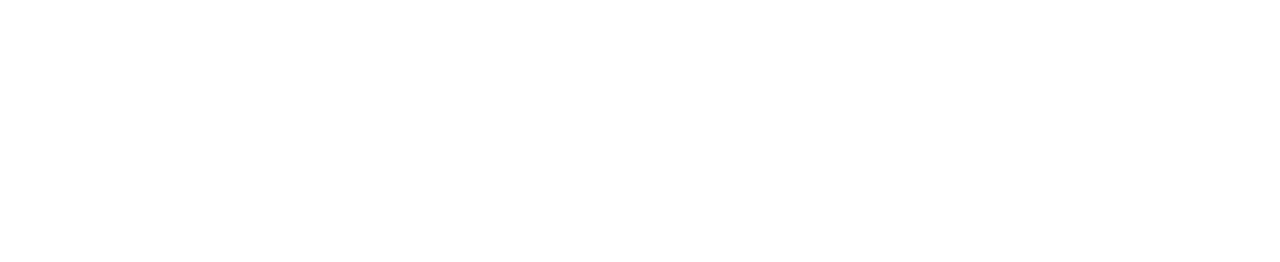
<file: blog-details.html>
<!-- =========

	Template Name: Play
	Author: UIdeck
	Author URI: https://uideck.com/
	Support: https://uideck.com/support/
	Version: 1.1

========== -->

<!DOCTYPE html>
<html lang="en">
  <head>
    <meta charset="UTF-8" />
    <meta http-equiv="X-UA-Compatible" content="IE=edge" />
    <meta name="viewport" content="width=device-width, initial-scale=1.0" />
    <title>Play | Open source Project by UIdeck</title>

    <!--====== Favicon Icon ======-->
    <link
      rel="shortcut icon"
      href="assets/images/favicon.svg"
      type="image/svg"
    />

    <!-- ===== All CSS files ===== -->
    <link rel="stylesheet" href="assets/css/bootstrap.min.css" />
    <link rel="stylesheet" href="assets/css/animate.css" />
    <link rel="stylesheet" href="assets/css/lineicons.css" />
    <link rel="stylesheet" href="assets/css/ud-styles.css" />
  </head>
  <body>
    <!-- ====== Header Start ====== -->
    <header class="ud-header">
      <div class="container">
        <div class="row">
          <div class="col-lg-12">
            <nav class="navbar navbar-expand-lg">
              <a class="navbar-brand" href="index.html">
                <img src="assets/images/logo/logo.svg" alt="Logo" />
              </a>
              <button class="navbar-toggler">
                <span class="toggler-icon"> </span>
                <span class="toggler-icon"> </span>
                <span class="toggler-icon"> </span>
              </button>

              <div class="navbar-collapse">
                <ul id="nav" class="navbar-nav mx-auto">
                  <li class="nav-item">
                    <a class="ud-menu-scroll" href="#home">Home</a>
                  </li>

                  <li class="nav-item">
                    <a class="ud-menu-scroll" href="#about">About</a>
                  </li>
                  <li class="nav-item">
                    <a class="ud-menu-scroll" href="#pricing">Pricing</a>
                  </li>
                  <li class="nav-item">
                    <a class="ud-menu-scroll" href="#team">Team</a>
                  </li>
                  <li class="nav-item">
                    <a class="ud-menu-scroll" href="#contact">Contact</a>
                  </li>
                  <li class="nav-item nav-item-has-children">
                    <a href="javascript:void(0)"> Pages </a>
                    <ul class="ud-submenu">
                      <li class="ud-submenu-item">
                        <a href="about.html" class="ud-submenu-link">
                          About Page
                        </a>
                      </li>
                      <li class="ud-submenu-item">
                        <a href="pricing.html" class="ud-submenu-link">
                          Pricing Page
                        </a>
                      </li>
                      <li class="ud-submenu-item">
                        <a href="contact.html" class="ud-submenu-link">
                          Contact Page
                        </a>
                      </li>
                      <li class="ud-submenu-item">
                        <a href="blog.html" class="ud-submenu-link">
                          Blog Grid Page
                        </a>
                      </li>
                      <li class="ud-submenu-item">
                        <a href="blog-details.html" class="ud-submenu-link">
                          Blog Details Page
                        </a>
                      </li>
                      <li class="ud-submenu-item">
                        <a href="login.html" class="ud-submenu-link">
                          Sign In Page
                        </a>
                      </li>
                      <li class="ud-submenu-item">
                        <a href="404.html" class="ud-submenu-link">404 Page</a>
                      </li>
                    </ul>
                  </li>
                </ul>
              </div>

              <div class="navbar-btn d-none d-sm-inline-block">
                <a href="login.html" class="ud-main-btn ud-login-btn">
                  Sign In
                </a>
                <a class="ud-main-btn ud-white-btn" href="javascript:void(0)">
                  Sign Up
                </a>
              </div>
            </nav>
          </div>
        </div>
      </div>
    </header>
    <!-- ====== Header End ====== -->

    <!-- ====== Banner Start ====== -->
    <section class="ud-page-banner">
      <div class="container">
        <div class="row">
          <div class="col-lg-12">
            <div class="ud-banner-content">
              <h1>Blog Page</h1>
            </div>
          </div>
        </div>
      </div>
    </section>
    <!-- ====== Banner End ====== -->

    <!-- ====== Blog Details Start ====== -->
    <section class="ud-blog-details">
      <div class="container">
        <div class="row">
          <div class="col-lg-12">
            <div class="ud-blog-details-image">
              <img
                src="assets/images/blog/blog-details-01.jpg"
                alt="blog details"
              />
              <div class="ud-blog-overlay">
                <div class="ud-blog-overlay-content">
                  <div class="ud-blog-author">
                    <img src="assets/images/blog/author-01.png" alt="author" />
                    <span>
                      By <a href="javascript:void(0)"> Samuyl Joshi </a>
                    </span>
                  </div>

                  <div class="ud-blog-meta">
                    <p class="date">
                      <i class="lni lni-calendar"></i> <span>12 Jan 2024</span>
                    </p>
                    <p class="comment">
                      <i class="lni lni-comments"></i> <span>50</span>
                    </p>
                    <p class="view">
                      <i class="lni lni-eye"></i> <span>35</span>
                    </p>
                  </div>
                </div>
              </div>
            </div>
          </div>

          <div class="col-lg-8">
            <div class="ud-blog-details-content">
              <h2 class="ud-blog-details-title">
                Facing a challenge is kind of a turn-on for an easy rider
              </h2>
              <p class="ud-blog-details-para">
                There’s a time and place for everything… including asking for
                reviews. For instance: you should not asking for a review on
                your checkout page. The sole purpose of this page is to guide
                your customer to complete their purchase, and this means that
                the page should be as minimalist and pared-down possible. You
                don’t want to have any unnecessary elements or Call To Actions.
              </p>
              <p class="ud-blog-details-para">
                There’s a time and place for everything… including asking for
                reviews. For instance: you should not asking for a review on
                your checkout page. The sole purpose of this page is to guide
                your customer to complete their purchase, and this means that
                the page should be as minimalist and pared-down possible. You
                don’t want to have any unnecessary elements or Call To Actions.
              </p>
              <h3 class="ud-blog-details-subtitle">Sea no quidam vulputate</h3>
              <p class="ud-blog-details-para">
                At quo cetero fastidii. Usu ex ornatus corpora sententiae,
                vocibus deleniti ut nec. Ut enim eripuit eligendi est, in
                iracundia signiferumque quo. Sed virtute suavitate suscipiantur
                ea, dolor this can eloquentiam ei pro. Suas adversarium
                interpretaris eu sit, eum viris impedit ne. Erant appareat
                corrumpit ei vel.
              </p>

              <div class="ud-blog-quote">
                <i class="lni lni-quotation"></i>
                <p>
                  A spring of truth shall flow from it: like a new star it shall
                  scatter the darkness of ignorance, and cause a light
                  heretofore unknown to shine amongst men.
                </p>
                <h6>“Andrio Domeco”</h6>
              </div>
              <h3 class="ud-blog-details-subtitle">
                What is it with your ideas?
              </h3>
              <p class="ud-blog-details-para">
                At quo cetero fastidii. Usu ex ornatus corpora sententiae,
                vocibus deleniti ut nec. Ut enim eripuit eligendi est, in
                iracundia signiferumque quo. Sed virtute suavitate suscipiantur
                ea, dolor this can eloquentiam ei pro. Suas adversarium
                interpretaris eu sit, eum viris impedit ne. Erant appareat
                corrumpit ei vel.
              </p>
              <p class="ud-blog-details-para">
                At quo cetero fastidii. Usu ex ornatus corpora sententiae,
                vocibus deleniti ut nec. Ut enim eripuit eligendi est, in
                iracundia signiferumque quo. Sed virtute suavitate suscipiantur
                ea, dolor this can eloquentiam ei pro. Suas adversarium
                interpretaris eu sit, eum viris impedit ne. Erant appareat
                corrumpit ei vel.
              </p>

              <div class="ud-blog-details-action">
                <ul class="ud-blog-tags">
                  <li>
                    <a href="javascript:void(0)">Design</a>
                  </li>
                  <li>
                    <a href="javascript:void(0)">Development</a>
                  </li>
                  <li>
                    <a href="javascript:void(0)">Info</a>
                  </li>
                </ul>
                <div class="ud-blog-share">
                  <h6>Share This Post</h6>
                  <ul class="ud-blog-share-links">
                    <li>
                      <a href="javascript:void(0)" class="facebook">
                        <i class="lni lni-facebook-filled"></i>
                      </a>
                    </li>
                    <li>
                      <a href="javascript:void(0)" class="twitter">
                        <i class="lni lni-twitter-filled"></i>
                      </a>
                    </li>
                    <li>
                      <a href="javascript:void(0)" class="linkedin">
                        <i class="lni lni-linkedin-original"></i>
                      </a>
                    </li>
                  </ul>
                </div>
              </div>
            </div>
          </div>
          <div class="col-lg-4">
            <div class="ud-blog-sidebar">
              <div class="ud-newsletter-box">
                <img
                  src="assets/images/blog/dotted-shape.svg"
                  alt="shape"
                  class="shape shape-1"
                />
                <img
                  src="assets/images/blog/dotted-shape.svg"
                  alt="shape"
                  class="shape shape-2"
                />
                <h3 class="ud-newsletter-title">Join our newsletter!</h3>
                <p>Enter your email to receive our latest newsletter.</p>
                <form class="ud-newsletter-form">
                  <input
                    type="email"
                    name="email"
                    placeholder="Your Email address"
                  />
                  <button class="ud-main-btn">Subscribe Now</button>
                  <p class="ud-newsletter-note">Don't worry, we don't spam</p>
                </form>
              </div>

              <div class="ud-articles-box">
                <h3 class="ud-articles-box-title">Popular Articles</h3>
                <ul class="ud-articles-list">
                  <li>
                    <div class="ud-article-image">
                      <img
                        src="assets/images/blog/article-author-01.png"
                        alt="author"
                      />
                    </div>
                    <div class="ud-article-content">
                      <h5 class="ud-article-title">
                        <a href="javascript:void(0)">
                          The 8 best landing page builders, reviewed
                        </a>
                      </h5>
                      <p class="ud-article-author">Martin Fedous</p>
                    </div>
                  </li>
                  <li>
                    <div class="ud-article-image">
                      <img
                        src="assets/images/blog/article-author-02.png"
                        alt="author"
                      />
                    </div>
                    <div class="ud-article-content">
                      <h5 class="ud-article-title">
                        <a href="javascript:void(0)">
                          Create engaging online courses your student…
                        </a>
                      </h5>
                      <p class="ud-article-author">Glomiya Lucy</p>
                    </div>
                  </li>
                  <li>
                    <div class="ud-article-image">
                      <img
                        src="assets/images/blog/article-author-03.png"
                        alt="author"
                      />
                    </div>
                    <div class="ud-article-content">
                      <h5 class="ud-article-title">
                        <a href="javascript:void(0)">
                          The ultimate formula for launching online course
                        </a>
                      </h5>
                      <p class="ud-article-author">Andrio jeson</p>
                    </div>
                  </li>
                  <li>
                    <div class="ud-article-image">
                      <img
                        src="assets/images/blog/article-author-04.png"
                        alt="author"
                      />
                    </div>
                    <div class="ud-article-content">
                      <h5 class="ud-article-title">
                        <a href="javascript:void(0)">
                          50 Best web design tips & tricks that will help you
                        </a>
                      </h5>
                      <p class="ud-article-author">Samoyel Dayno</p>
                    </div>
                  </li>
                </ul>
              </div>

              <div class="ud-banner-ad">
                <a href="javascript:void(0)">
                  <img
                    src="assets/images/blog/bannder-ad.png"
                    alt="ad banner"
                  />
                </a>
              </div>
            </div>
          </div>
        </div>
      </div>
    </section>
    <!-- ====== Blog Details End ====== -->

    <!-- ====== Blog Start ====== -->
    <section class="ud-blog-grids ud-related-articles">
      <div class="container">
        <div class="row col-lg-12">
          <div class="ud-related-title">
            <h2 class="ud-related-articles-title">Related Articles</h2>
          </div>
        </div>
        <div class="row">
          <div class="col-lg-4 col-md-6">
            <div class="ud-single-blog">
              <div class="ud-blog-image">
                <a href="blog-details.html">
                  <img src="assets/images/blog/blog-01.jpg" alt="blog" />
                </a>
              </div>
              <div class="ud-blog-content">
                <span class="ud-blog-date">Dec 22, 2023</span>
                <h3 class="ud-blog-title">
                  <a href="blog-details.html">
                    Meet AutoManage, the best AI management tools
                  </a>
                </h3>
                <p class="ud-blog-desc">
                  Lorem Ipsum is simply dummy text of the printing and
                  typesetting industry.
                </p>
              </div>
            </div>
          </div>
          <div class="col-lg-4 col-md-6">
            <div class="ud-single-blog">
              <div class="ud-blog-image">
                <a href="blog-details.html">
                  <img src="assets/images/blog/blog-02.jpg" alt="blog" />
                </a>
              </div>
              <div class="ud-blog-content">
                <span class="ud-blog-date">Dec 22, 2023</span>
                <h3 class="ud-blog-title">
                  <a href="blog-details.html">
                    How to earn more money as a wellness coach
                  </a>
                </h3>
                <p class="ud-blog-desc">
                  Lorem Ipsum is simply dummy text of the printing and
                  typesetting industry.
                </p>
              </div>
            </div>
          </div>
          <div class="col-lg-4 col-md-6">
            <div class="ud-single-blog">
              <div class="ud-blog-image">
                <a href="blog-details.html">
                  <img src="assets/images/blog/blog-03.jpg" alt="blog" />
                </a>
              </div>
              <div class="ud-blog-content">
                <span class="ud-blog-date">Dec 22, 2023</span>
                <h3 class="ud-blog-title">
                  <a href="blog-details.html">
                    The no-fuss guide to upselling and cross selling
                  </a>
                </h3>
                <p class="ud-blog-desc">
                  Lorem Ipsum is simply dummy text of the printing and
                  typesetting industry.
                </p>
              </div>
            </div>
          </div>
        </div>
      </div>
    </section>
    <!-- ====== Blog End ====== -->

    <!-- ====== Footer Start ====== -->
    <footer class="ud-footer wow fadeInUp" data-wow-delay=".15s">
      <div class="shape shape-1">
        <img src="assets/images/footer/shape-1.svg" alt="shape" />
      </div>
      <div class="shape shape-2">
        <img src="assets/images/footer/shape-2.svg" alt="shape" />
      </div>
      <div class="shape shape-3">
        <img src="assets/images/footer/shape-3.svg" alt="shape" />
      </div>
      <div class="ud-footer-widgets">
        <div class="container">
          <div class="row">
            <div class="col-xl-3 col-lg-4 col-md-6">
              <div class="ud-widget">
                <a href="index.html" class="ud-footer-logo">
                  <img src="assets/images/logo/logo.svg" alt="logo" />
                </a>
                <p class="ud-widget-desc">
                  We create digital experiences for brands and companies by
                  using technology.
                </p>
                <ul class="ud-widget-socials">
                  <li>
                    <a href="https://twitter.com/MusharofChy">
                      <i class="lni lni-facebook-filled"></i>
                    </a>
                  </li>
                  <li>
                    <a href="https://twitter.com/MusharofChy">
                      <i class="lni lni-twitter-filled"></i>
                    </a>
                  </li>
                  <li>
                    <a href="https://twitter.com/MusharofChy">
                      <i class="lni lni-instagram-filled"></i>
                    </a>
                  </li>
                  <li>
                    <a href="https://twitter.com/MusharofChy">
                      <i class="lni lni-linkedin-original"></i>
                    </a>
                  </li>
                </ul>
              </div>
            </div>

            <div class="col-xl-2 col-lg-2 col-md-6 col-sm-6">
              <div class="ud-widget">
                <h5 class="ud-widget-title">About Us</h5>
                <ul class="ud-widget-links">
                  <li>
                    <a href="javascript:void(0)">Home</a>
                  </li>
                  <li>
                    <a href="javascript:void(0)">Features</a>
                  </li>
                  <li>
                    <a href="javascript:void(0)">About</a>
                  </li>
                  <li>
                    <a href="javascript:void(0)">Testimonial</a>
                  </li>
                </ul>
              </div>
            </div>
            <div class="col-xl-2 col-lg-3 col-md-6 col-sm-6">
              <div class="ud-widget">
                <h5 class="ud-widget-title">Features</h5>
                <ul class="ud-widget-links">
                  <li>
                    <a href="javascript:void(0)">How it works</a>
                  </li>
                  <li>
                    <a href="javascript:void(0)">Privacy policy</a>
                  </li>
                  <li>
                    <a href="javascript:void(0)">Terms of service</a>
                  </li>
                  <li>
                    <a href="javascript:void(0)">Refund policy</a>
                  </li>
                </ul>
              </div>
            </div>
            <div class="col-xl-2 col-lg-3 col-md-6 col-sm-6">
              <div class="ud-widget">
                <h5 class="ud-widget-title">Our Products</h5>
                <ul class="ud-widget-links">
                  <li>
                    <a
                      href="https://lineicons.com/"
                      rel="nofollow noopner"
                      target="_blank"
                      >Lineicons
                    </a>
                  </li>
                  <li>
                    <a
                      href="https://ecommercehtml.com/"
                      rel="nofollow noopner"
                      target="_blank"
                      >Ecommerce HTML</a
                    >
                  </li>
                  <li>
                    <a
                      href="https://ayroui.com/"
                      rel="nofollow noopner"
                      target="_blank"
                      >Ayro UI</a
                    >
                  </li>
                  <li>
                    <a
                      href="https://graygrids.com/"
                      rel="nofollow noopner"
                      target="_blank"
                      >Plain Admin</a
                    >
                  </li>
                </ul>
              </div>
            </div>
            <div class="col-xl-3 col-lg-6 col-md-8 col-sm-10">
              <div class="ud-widget">
                <h5 class="ud-widget-title">Partners</h5>
                <ul class="ud-widget-brands">
                  <li>
                    <a
                      href="https://ayroui.com/"
                      rel="nofollow noopner"
                      target="_blank"
                    >
                      <img
                        src="assets/images/footer/brands/ayroui.svg"
                        alt="ayroui"
                      />
                    </a>
                  </li>
                  <li>
                    <a
                      href="https://ecommercehtml.com/"
                      rel="nofollow noopner"
                      target="_blank"
                    >
                      <img
                        src="assets/images/footer/brands/ecommerce-html.svg"
                        alt="ecommerce-html"
                      />
                    </a>
                  </li>
                  <li>
                    <a
                      href="https://graygrids.com/"
                      rel="nofollow noopner"
                      target="_blank"
                    >
                      <img
                        src="assets/images/footer/brands/graygrids.svg"
                        alt="graygrids"
                      />
                    </a>
                  </li>
                  <li>
                    <a
                      href="https://lineicons.com/"
                      rel="nofollow noopner"
                      target="_blank"
                    >
                      <img
                        src="assets/images/footer/brands/lineicons.svg"
                        alt="lineicons"
                      />
                    </a>
                  </li>
                  <li>
                    <a
                      href="https://uideck.com/"
                      rel="nofollow noopner"
                      target="_blank"
                    >
                      <img
                        src="assets/images/footer/brands/uideck.svg"
                        alt="uideck"
                      />
                    </a>
                  </li>
                  <li>
                    <a
                      href="https://tailwindtemplates.co/"
                      rel="nofollow noopner"
                      target="_blank"
                    >
                      <img
                        src="assets/images/footer/brands/tailwindtemplates.svg"
                        alt="tailwindtemplates"
                      />
                    </a>
                  </li>
                </ul>
              </div>
            </div>
          </div>
        </div>
      </div>
      <div class="ud-footer-bottom">
        <div class="container">
          <div class="row">
            <div class="col-md-8">
              <ul class="ud-footer-bottom-left">
                <li>
                  <a href="javascript:void(0)">Privacy policy</a>
                </li>
                <li>
                  <a href="javascript:void(0)">Support policy</a>
                </li>
                <li>
                  <a href="javascript:void(0)">Terms of service</a>
                </li>
              </ul>
            </div>
            <div class="col-md-4">
              <p class="ud-footer-bottom-right">
                Designed and Developed by
                <a href="https://uideck.com" rel="nofollow">UIdeck</a>
              </p>
            </div>
          </div>
        </div>
      </div>
    </footer>
    <!-- ====== Footer End ====== -->

    <!-- ====== Back To Top Start ====== -->
    <a href="javascript:void(0)" class="back-to-top">
      <i class="lni lni-chevron-up"> </i>
    </a>
    <!-- ====== Back To Top End ====== -->

    <!-- ====== All Javascript Files ====== -->
    <script src="assets/js/bootstrap.bundle.min.js"></script>
    <script src="assets/js/wow.min.js"></script>
    <script src="assets/js/main.js"></script>
  </body>
</html>
</file>
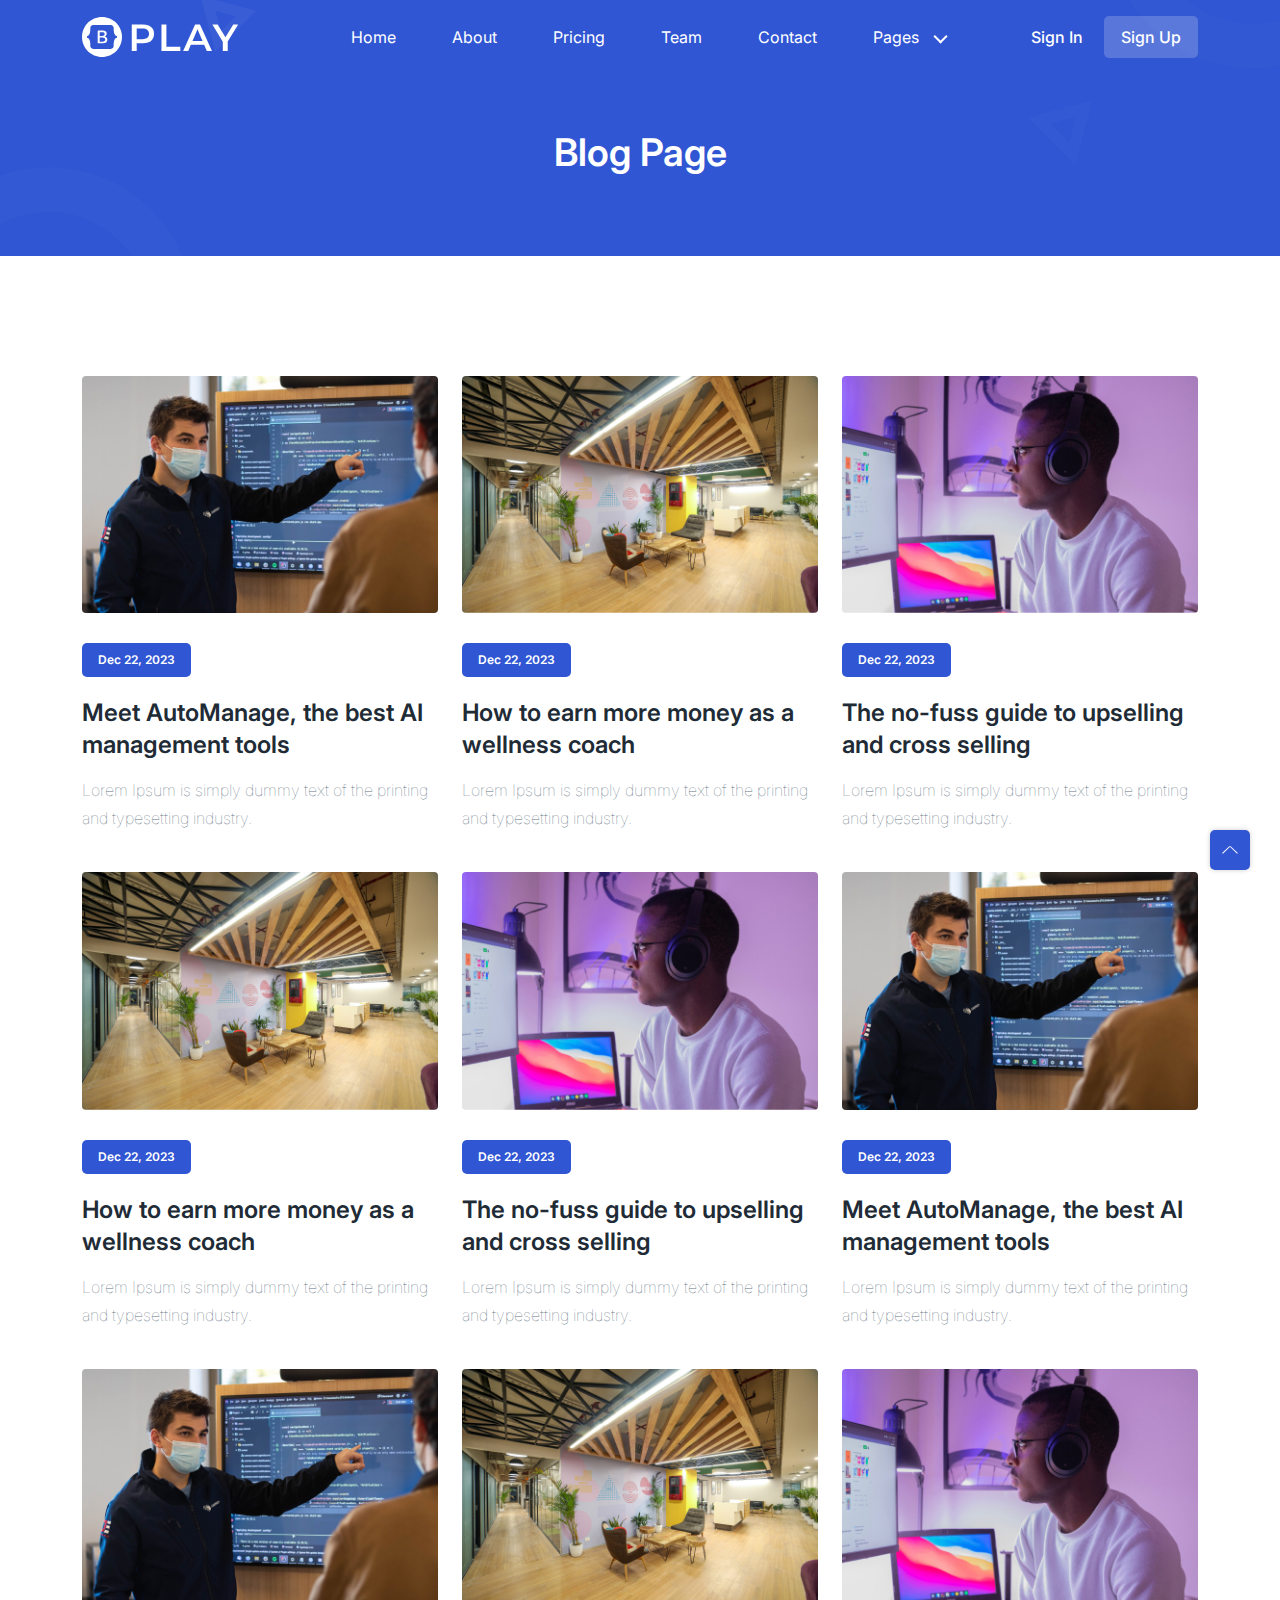
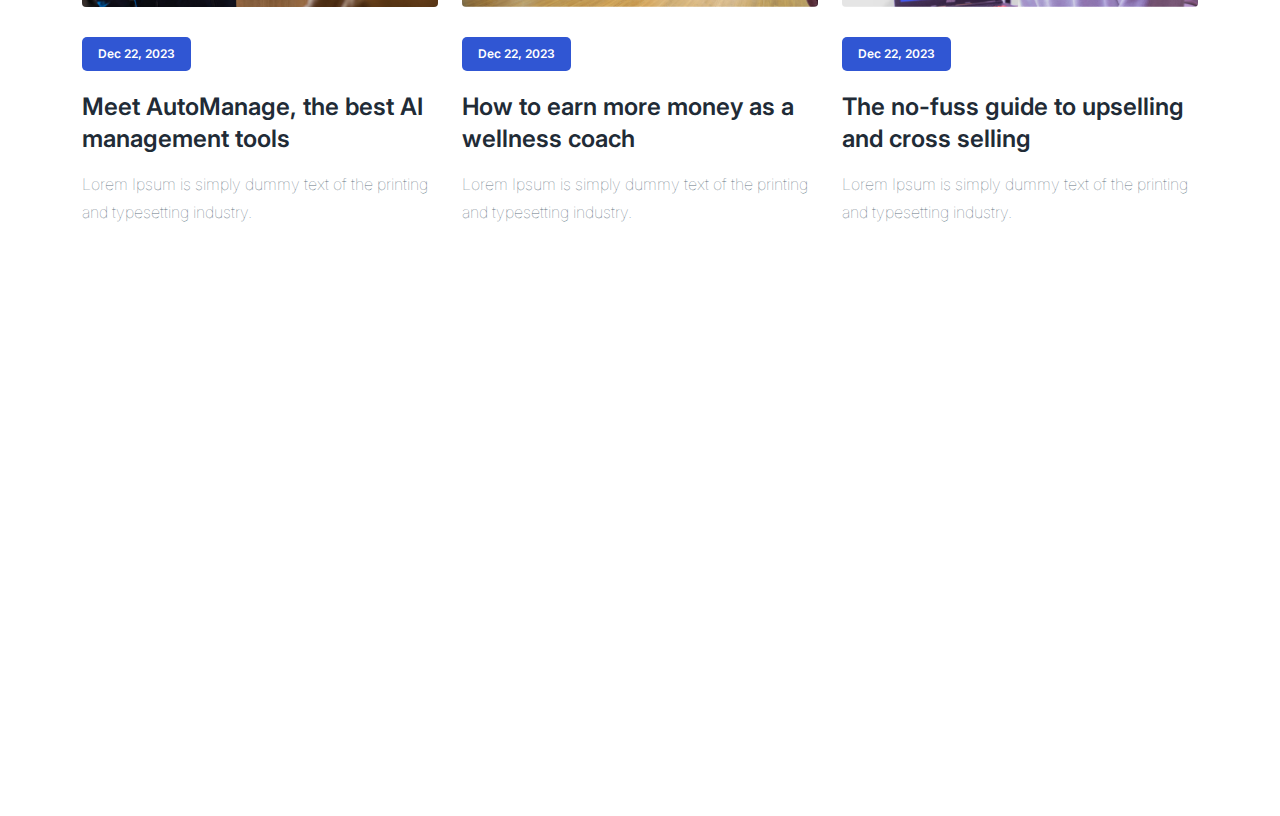
<file: blog.html>
<!-- =========

	Template Name: Play
	Author: UIdeck
	Author URI: https://uideck.com/
	Support: https://uideck.com/support/
	Version: 1.1

========== -->

<!DOCTYPE html>
<html lang="en">
  <head>
    <meta charset="UTF-8" />
    <meta http-equiv="X-UA-Compatible" content="IE=edge" />
    <meta name="viewport" content="width=device-width, initial-scale=1.0" />
    <title>Play | Open source Project by UIdeck</title>

    <!--====== Favicon Icon ======-->
    <link
      rel="shortcut icon"
      href="assets/images/favicon.svg"
      type="image/svg"
    />

    <!-- ===== All CSS files ===== -->
    <link rel="stylesheet" href="assets/css/bootstrap.min.css" />
    <link rel="stylesheet" href="assets/css/animate.css" />
    <link rel="stylesheet" href="assets/css/lineicons.css" />
    <link rel="stylesheet" href="assets/css/ud-styles.css" />
  </head>
  <body>
    <!-- ====== Header Start ====== -->
    <header class="ud-header">
      <div class="container">
        <div class="row">
          <div class="col-lg-12">
            <nav class="navbar navbar-expand-lg">
              <a class="navbar-brand" href="index.html">
                <img src="assets/images/logo/logo.svg" alt="Logo" />
              </a>
              <button class="navbar-toggler">
                <span class="toggler-icon"> </span>
                <span class="toggler-icon"> </span>
                <span class="toggler-icon"> </span>
              </button>

              <div class="navbar-collapse">
                <ul id="nav" class="navbar-nav mx-auto">
                  <li class="nav-item">
                    <a class="ud-menu-scroll" href="#home">Home</a>
                  </li>

                  <li class="nav-item">
                    <a class="ud-menu-scroll" href="#about">About</a>
                  </li>
                  <li class="nav-item">
                    <a class="ud-menu-scroll" href="#pricing">Pricing</a>
                  </li>
                  <li class="nav-item">
                    <a class="ud-menu-scroll" href="#team">Team</a>
                  </li>
                  <li class="nav-item">
                    <a class="ud-menu-scroll" href="#contact">Contact</a>
                  </li>
                  <li class="nav-item nav-item-has-children">
                    <a href="javascript:void(0)"> Pages </a>
                    <ul class="ud-submenu">
                      <li class="ud-submenu-item">
                        <a href="about.html" class="ud-submenu-link">
                          About Page
                        </a>
                      </li>
                      <li class="ud-submenu-item">
                        <a href="pricing.html" class="ud-submenu-link">
                          Pricing Page
                        </a>
                      </li>
                      <li class="ud-submenu-item">
                        <a href="contact.html" class="ud-submenu-link">
                          Contact Page
                        </a>
                      </li>
                      <li class="ud-submenu-item">
                        <a href="blog.html" class="ud-submenu-link">
                          Blog Grid Page
                        </a>
                      </li>
                      <li class="ud-submenu-item">
                        <a href="blog-details.html" class="ud-submenu-link">
                          Blog Details Page
                        </a>
                      </li>
                      <li class="ud-submenu-item">
                        <a href="login.html" class="ud-submenu-link">
                          Sign In Page
                        </a>
                      </li>
                      <li class="ud-submenu-item">
                        <a href="404.html" class="ud-submenu-link">404 Page</a>
                      </li>
                    </ul>
                  </li>
                </ul>
              </div>

              <div class="navbar-btn d-none d-sm-inline-block">
                <a href="login.html" class="ud-main-btn ud-login-btn">
                  Sign In
                </a>
                <a class="ud-main-btn ud-white-btn" href="javascript:void(0)">
                  Sign Up
                </a>
              </div>
            </nav>
          </div>
        </div>
      </div>
    </header>
    <!-- ====== Header End ====== -->

    <!-- ====== Banner Start ====== -->
    <section class="ud-page-banner">
      <div class="container">
        <div class="row">
          <div class="col-lg-12">
            <div class="ud-banner-content">
              <h1>Blog Page</h1>
            </div>
          </div>
        </div>
      </div>
    </section>
    <!-- ====== Banner End ====== -->

    <!-- ====== Blog Start ====== -->
    <section class="ud-blog-grids">
      <div class="container">
        <div class="row">
          <div class="col-lg-4 col-md-6">
            <div class="ud-single-blog">
              <div class="ud-blog-image">
                <a href="blog-details.html">
                  <img src="assets/images/blog/blog-01.jpg" alt="blog" />
                </a>
              </div>
              <div class="ud-blog-content">
                <span class="ud-blog-date">Dec 22, 2023</span>
                <h3 class="ud-blog-title">
                  <a href="blog-details.html">
                    Meet AutoManage, the best AI management tools
                  </a>
                </h3>
                <p class="ud-blog-desc">
                  Lorem Ipsum is simply dummy text of the printing and
                  typesetting industry.
                </p>
              </div>
            </div>
          </div>
          <div class="col-lg-4 col-md-6">
            <div class="ud-single-blog">
              <div class="ud-blog-image">
                <a href="blog-details.html">
                  <img src="assets/images/blog/blog-02.jpg" alt="blog" />
                </a>
              </div>
              <div class="ud-blog-content">
                <span class="ud-blog-date">Dec 22, 2023</span>
                <h3 class="ud-blog-title">
                  <a href="blog-details.html">
                    How to earn more money as a wellness coach
                  </a>
                </h3>
                <p class="ud-blog-desc">
                  Lorem Ipsum is simply dummy text of the printing and
                  typesetting industry.
                </p>
              </div>
            </div>
          </div>
          <div class="col-lg-4 col-md-6">
            <div class="ud-single-blog">
              <div class="ud-blog-image">
                <a href="blog-details.html">
                  <img src="assets/images/blog/blog-03.jpg" alt="blog" />
                </a>
              </div>
              <div class="ud-blog-content">
                <span class="ud-blog-date">Dec 22, 2023</span>
                <h3 class="ud-blog-title">
                  <a href="blog-details.html">
                    The no-fuss guide to upselling and cross selling
                  </a>
                </h3>
                <p class="ud-blog-desc">
                  Lorem Ipsum is simply dummy text of the printing and
                  typesetting industry.
                </p>
              </div>
            </div>
          </div>
          <div class="col-lg-4 col-md-6">
            <div class="ud-single-blog">
              <div class="ud-blog-image">
                <a href="blog-details.html">
                  <img src="assets/images/blog/blog-02.jpg" alt="blog" />
                </a>
              </div>
              <div class="ud-blog-content">
                <span class="ud-blog-date">Dec 22, 2023</span>
                <h3 class="ud-blog-title">
                  <a href="blog-details.html">
                    How to earn more money as a wellness coach
                  </a>
                </h3>
                <p class="ud-blog-desc">
                  Lorem Ipsum is simply dummy text of the printing and
                  typesetting industry.
                </p>
              </div>
            </div>
          </div>
          <div class="col-lg-4 col-md-6">
            <div class="ud-single-blog">
              <div class="ud-blog-image">
                <a href="blog-details.html">
                  <img src="assets/images/blog/blog-03.jpg" alt="blog" />
                </a>
              </div>
              <div class="ud-blog-content">
                <span class="ud-blog-date">Dec 22, 2023</span>
                <h3 class="ud-blog-title">
                  <a href="blog-details.html">
                    The no-fuss guide to upselling and cross selling
                  </a>
                </h3>
                <p class="ud-blog-desc">
                  Lorem Ipsum is simply dummy text of the printing and
                  typesetting industry.
                </p>
              </div>
            </div>
          </div>
          <div class="col-lg-4 col-md-6">
            <div class="ud-single-blog">
              <div class="ud-blog-image">
                <a href="blog-details.html">
                  <img src="assets/images/blog/blog-01.jpg" alt="blog" />
                </a>
              </div>
              <div class="ud-blog-content">
                <span class="ud-blog-date">Dec 22, 2023</span>
                <h3 class="ud-blog-title">
                  <a href="blog-details.html">
                    Meet AutoManage, the best AI management tools
                  </a>
                </h3>
                <p class="ud-blog-desc">
                  Lorem Ipsum is simply dummy text of the printing and
                  typesetting industry.
                </p>
              </div>
            </div>
          </div>
          <div class="col-lg-4 col-md-6">
            <div class="ud-single-blog">
              <div class="ud-blog-image">
                <a href="blog-details.html">
                  <img src="assets/images/blog/blog-01.jpg" alt="blog" />
                </a>
              </div>
              <div class="ud-blog-content">
                <span class="ud-blog-date">Dec 22, 2023</span>
                <h3 class="ud-blog-title">
                  <a href="blog-details.html">
                    Meet AutoManage, the best AI management tools
                  </a>
                </h3>
                <p class="ud-blog-desc">
                  Lorem Ipsum is simply dummy text of the printing and
                  typesetting industry.
                </p>
              </div>
            </div>
          </div>
          <div class="col-lg-4 col-md-6">
            <div class="ud-single-blog">
              <div class="ud-blog-image">
                <a href="blog-details.html">
                  <img src="assets/images/blog/blog-02.jpg" alt="blog" />
                </a>
              </div>
              <div class="ud-blog-content">
                <span class="ud-blog-date">Dec 22, 2023</span>
                <h3 class="ud-blog-title">
                  <a href="blog-details.html">
                    How to earn more money as a wellness coach
                  </a>
                </h3>
                <p class="ud-blog-desc">
                  Lorem Ipsum is simply dummy text of the printing and
                  typesetting industry.
                </p>
              </div>
            </div>
          </div>
          <div class="col-lg-4 col-md-6">
            <div class="ud-single-blog">
              <div class="ud-blog-image">
                <a href="blog-details.html">
                  <img src="assets/images/blog/blog-03.jpg" alt="blog" />
                </a>
              </div>
              <div class="ud-blog-content">
                <span class="ud-blog-date">Dec 22, 2023</span>
                <h3 class="ud-blog-title">
                  <a href="blog-details.html">
                    The no-fuss guide to upselling and cross selling
                  </a>
                </h3>
                <p class="ud-blog-desc">
                  Lorem Ipsum is simply dummy text of the printing and
                  typesetting industry.
                </p>
              </div>
            </div>
          </div>
        </div>
      </div>
    </section>
    <!-- ====== Blog End ====== -->

    <!-- ====== Footer Start ====== -->
    <footer class="ud-footer wow fadeInUp" data-wow-delay=".15s">
      <div class="shape shape-1">
        <img src="assets/images/footer/shape-1.svg" alt="shape" />
      </div>
      <div class="shape shape-2">
        <img src="assets/images/footer/shape-2.svg" alt="shape" />
      </div>
      <div class="shape shape-3">
        <img src="assets/images/footer/shape-3.svg" alt="shape" />
      </div>
      <div class="ud-footer-widgets">
        <div class="container">
          <div class="row">
            <div class="col-xl-3 col-lg-4 col-md-6">
              <div class="ud-widget">
                <a href="index.html" class="ud-footer-logo">
                  <img src="assets/images/logo/logo.svg" alt="logo" />
                </a>
                <p class="ud-widget-desc">
                  We create digital experiences for brands and companies by
                  using technology.
                </p>
                <ul class="ud-widget-socials">
                  <li>
                    <a href="https://twitter.com/MusharofChy">
                      <i class="lni lni-facebook-filled"></i>
                    </a>
                  </li>
                  <li>
                    <a href="https://twitter.com/MusharofChy">
                      <i class="lni lni-twitter-filled"></i>
                    </a>
                  </li>
                  <li>
                    <a href="https://twitter.com/MusharofChy">
                      <i class="lni lni-instagram-filled"></i>
                    </a>
                  </li>
                  <li>
                    <a href="https://twitter.com/MusharofChy">
                      <i class="lni lni-linkedin-original"></i>
                    </a>
                  </li>
                </ul>
              </div>
            </div>

            <div class="col-xl-2 col-lg-2 col-md-6 col-sm-6">
              <div class="ud-widget">
                <h5 class="ud-widget-title">About Us</h5>
                <ul class="ud-widget-links">
                  <li>
                    <a href="javascript:void(0)">Home</a>
                  </li>
                  <li>
                    <a href="javascript:void(0)">Features</a>
                  </li>
                  <li>
                    <a href="javascript:void(0)">About</a>
                  </li>
                  <li>
                    <a href="javascript:void(0)">Testimonial</a>
                  </li>
                </ul>
              </div>
            </div>
            <div class="col-xl-2 col-lg-3 col-md-6 col-sm-6">
              <div class="ud-widget">
                <h5 class="ud-widget-title">Features</h5>
                <ul class="ud-widget-links">
                  <li>
                    <a href="javascript:void(0)">How it works</a>
                  </li>
                  <li>
                    <a href="javascript:void(0)">Privacy policy</a>
                  </li>
                  <li>
                    <a href="javascript:void(0)">Terms of service</a>
                  </li>
                  <li>
                    <a href="javascript:void(0)">Refund policy</a>
                  </li>
                </ul>
              </div>
            </div>
            <div class="col-xl-2 col-lg-3 col-md-6 col-sm-6">
              <div class="ud-widget">
                <h5 class="ud-widget-title">Our Products</h5>
                <ul class="ud-widget-links">
                  <li>
                    <a
                      href="https://lineicons.com/"
                      rel="nofollow noopner"
                      target="_blank"
                      >Lineicons
                    </a>
                  </li>
                  <li>
                    <a
                      href="https://ecommercehtml.com/"
                      rel="nofollow noopner"
                      target="_blank"
                      >Ecommerce HTML</a
                    >
                  </li>
                  <li>
                    <a
                      href="https://ayroui.com/"
                      rel="nofollow noopner"
                      target="_blank"
                      >Ayro UI</a
                    >
                  </li>
                  <li>
                    <a
                      href="https://graygrids.com/"
                      rel="nofollow noopner"
                      target="_blank"
                      >Plain Admin</a
                    >
                  </li>
                </ul>
              </div>
            </div>
            <div class="col-xl-3 col-lg-6 col-md-8 col-sm-10">
              <div class="ud-widget">
                <h5 class="ud-widget-title">Partners</h5>
                <ul class="ud-widget-brands">
                  <li>
                    <a
                      href="https://ayroui.com/"
                      rel="nofollow noopner"
                      target="_blank"
                    >
                      <img
                        src="assets/images/footer/brands/ayroui.svg"
                        alt="ayroui"
                      />
                    </a>
                  </li>
                  <li>
                    <a
                      href="https://ecommercehtml.com/"
                      rel="nofollow noopner"
                      target="_blank"
                    >
                      <img
                        src="assets/images/footer/brands/ecommerce-html.svg"
                        alt="ecommerce-html"
                      />
                    </a>
                  </li>
                  <li>
                    <a
                      href="https://graygrids.com/"
                      rel="nofollow noopner"
                      target="_blank"
                    >
                      <img
                        src="assets/images/footer/brands/graygrids.svg"
                        alt="graygrids"
                      />
                    </a>
                  </li>
                  <li>
                    <a
                      href="https://lineicons.com/"
                      rel="nofollow noopner"
                      target="_blank"
                    >
                      <img
                        src="assets/images/footer/brands/lineicons.svg"
                        alt="lineicons"
                      />
                    </a>
                  </li>
                  <li>
                    <a
                      href="https://uideck.com/"
                      rel="nofollow noopner"
                      target="_blank"
                    >
                      <img
                        src="assets/images/footer/brands/uideck.svg"
                        alt="uideck"
                      />
                    </a>
                  </li>
                  <li>
                    <a
                      href="https://tailwindtemplates.co/"
                      rel="nofollow noopner"
                      target="_blank"
                    >
                      <img
                        src="assets/images/footer/brands/tailwindtemplates.svg"
                        alt="tailwindtemplates"
                      />
                    </a>
                  </li>
                </ul>
              </div>
            </div>
          </div>
        </div>
      </div>
      <div class="ud-footer-bottom">
        <div class="container">
          <div class="row">
            <div class="col-md-8">
              <ul class="ud-footer-bottom-left">
                <li>
                  <a href="javascript:void(0)">Privacy policy</a>
                </li>
                <li>
                  <a href="javascript:void(0)">Support policy</a>
                </li>
                <li>
                  <a href="javascript:void(0)">Terms of service</a>
                </li>
              </ul>
            </div>
            <div class="col-md-4">
              <p class="ud-footer-bottom-right">
                Designed and Developed by
                <a href="https://uideck.com" rel="nofollow">UIdeck</a>
              </p>
            </div>
          </div>
        </div>
      </div>
    </footer>
    <!-- ====== Footer End ====== -->

    <!-- ====== Back To Top Start ====== -->
    <a href="javascript:void(0)" class="back-to-top">
      <i class="lni lni-chevron-up"> </i>
    </a>
    <!-- ====== Back To Top End ====== -->

    <!-- ====== All Javascript Files ====== -->
    <script src="assets/js/bootstrap.bundle.min.js"></script>
    <script src="assets/js/wow.min.js"></script>
    <script src="assets/js/main.js"></script>
  </body>
</html>
</file>
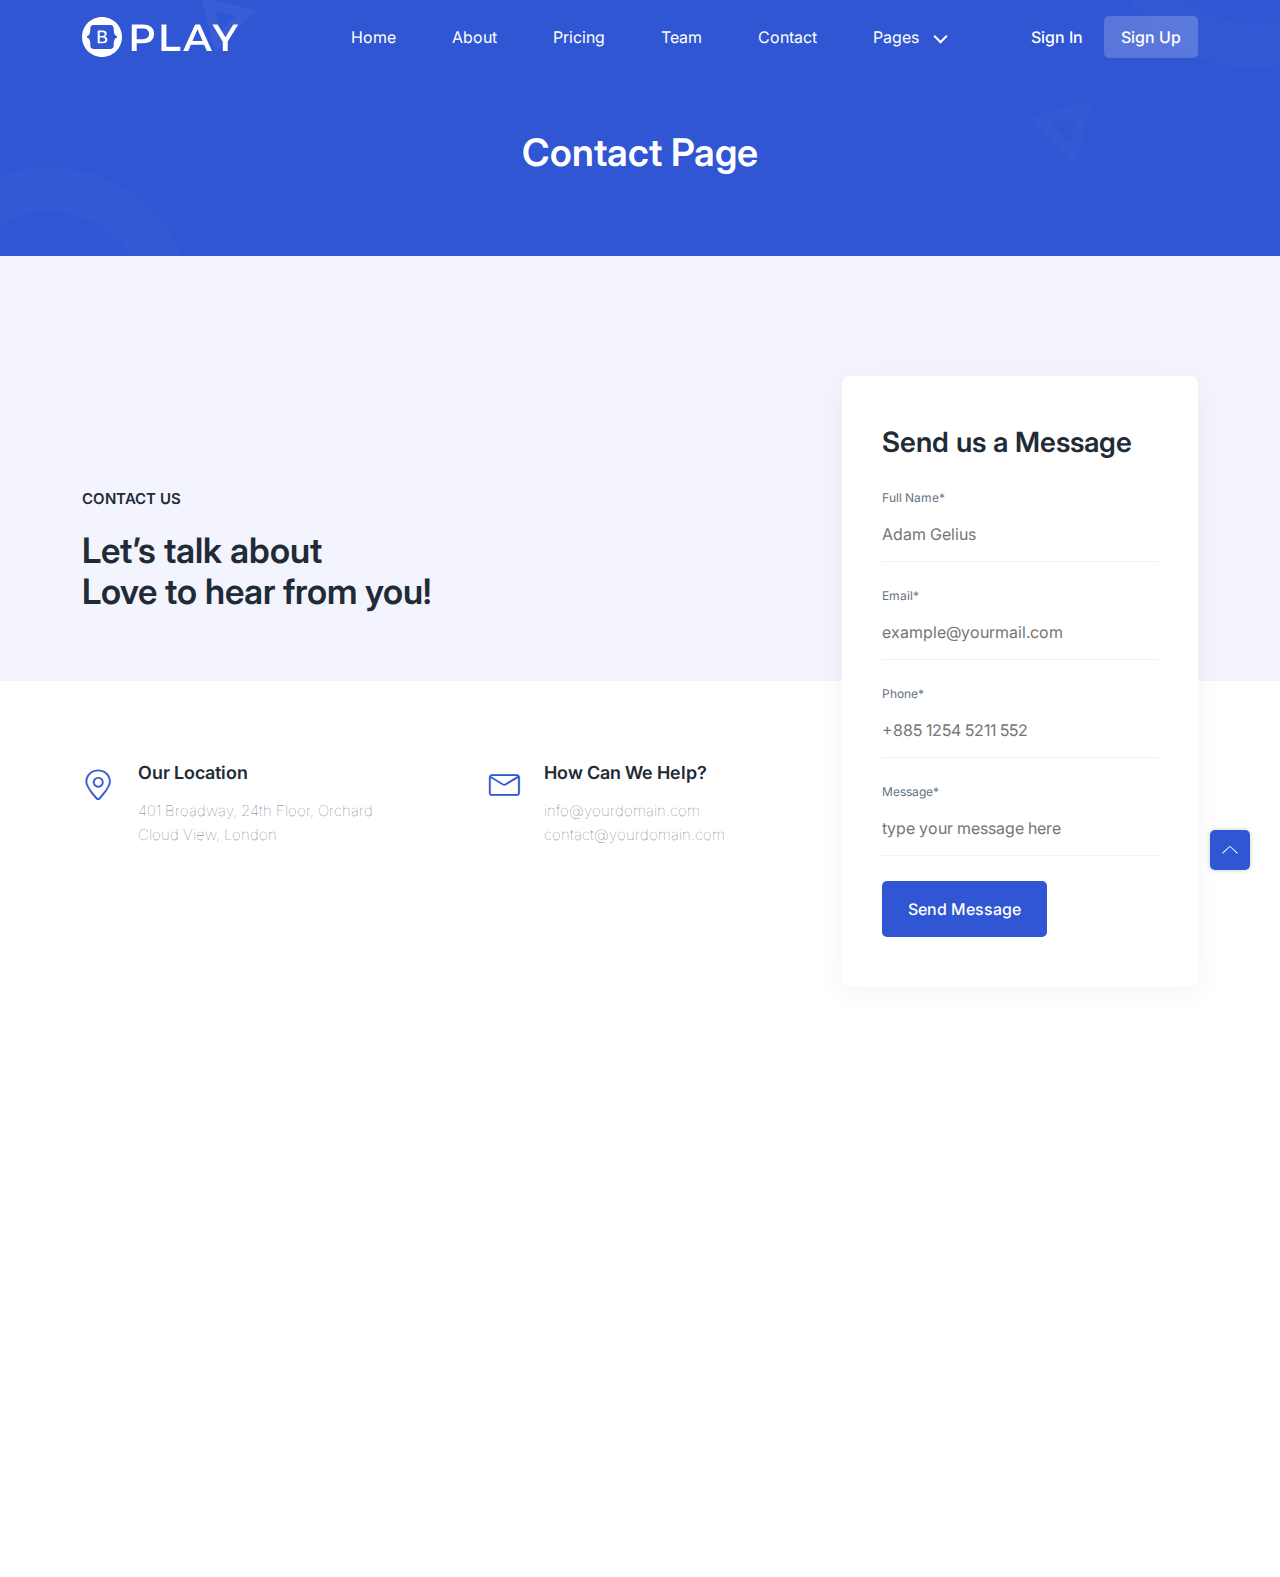
<file: contact.html>
<!-- =========

	Template Name: Play
	Author: UIdeck
	Author URI: https://uideck.com/
	Support: https://uideck.com/support/
	Version: 1.1

========== -->

<!DOCTYPE html>
<html lang="en">
  <head>
    <meta charset="UTF-8" />
    <meta http-equiv="X-UA-Compatible" content="IE=edge" />
    <meta name="viewport" content="width=device-width, initial-scale=1.0" />
    <title>Play | Open source Project by UIdeck</title>

    <!--====== Favicon Icon ======-->
    <link
      rel="shortcut icon"
      href="assets/images/favicon.svg"
      type="image/svg"
    />

    <!-- ===== All CSS files ===== -->
    <link rel="stylesheet" href="assets/css/bootstrap.min.css" />
    <link rel="stylesheet" href="assets/css/animate.css" />
    <link rel="stylesheet" href="assets/css/lineicons.css" />
    <link rel="stylesheet" href="assets/css/ud-styles.css" />
  </head>
  <body>
    <!-- ====== Header Start ====== -->
    <header class="ud-header">
      <div class="container">
        <div class="row">
          <div class="col-lg-12">
            <nav class="navbar navbar-expand-lg">
              <a class="navbar-brand" href="index.html">
                <img src="assets/images/logo/logo.svg" alt="Logo" />
              </a>
              <button class="navbar-toggler">
                <span class="toggler-icon"> </span>
                <span class="toggler-icon"> </span>
                <span class="toggler-icon"> </span>
              </button>

              <div class="navbar-collapse">
                <ul id="nav" class="navbar-nav mx-auto">
                  <li class="nav-item">
                    <a class="ud-menu-scroll" href="#home">Home</a>
                  </li>

                  <li class="nav-item">
                    <a class="ud-menu-scroll" href="#about">About</a>
                  </li>
                  <li class="nav-item">
                    <a class="ud-menu-scroll" href="#pricing">Pricing</a>
                  </li>
                  <li class="nav-item">
                    <a class="ud-menu-scroll" href="#team">Team</a>
                  </li>
                  <li class="nav-item">
                    <a class="ud-menu-scroll" href="#contact">Contact</a>
                  </li>
                  <li class="nav-item nav-item-has-children">
                    <a href="javascript:void(0)"> Pages </a>
                    <ul class="ud-submenu">
                      <li class="ud-submenu-item">
                        <a href="about.html" class="ud-submenu-link">
                          About Page
                        </a>
                      </li>
                      <li class="ud-submenu-item">
                        <a href="pricing.html" class="ud-submenu-link">
                          Pricing Page
                        </a>
                      </li>
                      <li class="ud-submenu-item">
                        <a href="contact.html" class="ud-submenu-link">
                          Contact Page
                        </a>
                      </li>
                      <li class="ud-submenu-item">
                        <a href="blog.html" class="ud-submenu-link">
                          Blog Grid Page
                        </a>
                      </li>
                      <li class="ud-submenu-item">
                        <a href="blog-details.html" class="ud-submenu-link">
                          Blog Details Page
                        </a>
                      </li>
                      <li class="ud-submenu-item">
                        <a href="login.html" class="ud-submenu-link">
                          Sign In Page
                        </a>
                      </li>
                      <li class="ud-submenu-item">
                        <a href="404.html" class="ud-submenu-link">404 Page</a>
                      </li>
                    </ul>
                  </li>
                </ul>
              </div>

              <div class="navbar-btn d-none d-sm-inline-block">
                <a href="login.html" class="ud-main-btn ud-login-btn">
                  Sign In
                </a>
                <a class="ud-main-btn ud-white-btn" href="javascript:void(0)">
                  Sign Up
                </a>
              </div>
            </nav>
          </div>
        </div>
      </div>
    </header>
    <!-- ====== Header End ====== -->

    <!-- ====== Banner Start ====== -->
    <section class="ud-page-banner">
      <div class="container">
        <div class="row">
          <div class="col-lg-12">
            <div class="ud-banner-content">
              <h1>Contact Page</h1>
            </div>
          </div>
        </div>
      </div>
    </section>
    <!-- ====== Banner End ====== -->

    <!-- ====== Contact Start ====== -->
    <section id="contact" class="ud-contact">
      <div class="container">
        <div class="row align-items-center">
          <div class="col-xl-8 col-lg-7">
            <div class="ud-contact-content-wrapper">
              <div class="ud-contact-title">
                <span>CONTACT US</span>
                <h2>
                  Let’s talk about <br />
                  Love to hear from you!
                </h2>
              </div>
              <div class="ud-contact-info-wrapper">
                <div class="ud-single-info">
                  <div class="ud-info-icon">
                    <i class="lni lni-map-marker"></i>
                  </div>
                  <div class="ud-info-meta">
                    <h5>Our Location</h5>
                    <p>401 Broadway, 24th Floor, Orchard Cloud View, London</p>
                  </div>
                </div>
                <div class="ud-single-info">
                  <div class="ud-info-icon">
                    <i class="lni lni-envelope"></i>
                  </div>
                  <div class="ud-info-meta">
                    <h5>How Can We Help?</h5>
                    <p>info@yourdomain.com</p>
                    <p>contact@yourdomain.com</p>
                  </div>
                </div>
              </div>
            </div>
          </div>
          <div class="col-xl-4 col-lg-5">
            <div
              class="ud-contact-form-wrapper wow fadeInUp"
              data-wow-delay=".2s"
            >
              <h3 class="ud-contact-form-title">Send us a Message</h3>
              <form class="ud-contact-form">
                <div class="ud-form-group">
                  <label for="fullName">Full Name*</label>
                  <input
                    type="text"
                    name="fullName"
                    placeholder="Adam Gelius"
                  />
                </div>
                <div class="ud-form-group">
                  <label for="email">Email*</label>
                  <input
                    type="email"
                    name="email"
                    placeholder="example@yourmail.com"
                  />
                </div>
                <div class="ud-form-group">
                  <label for="phone">Phone*</label>
                  <input
                    type="text"
                    name="phone"
                    placeholder="+885 1254 5211 552"
                  />
                </div>
                <div class="ud-form-group">
                  <label for="message">Message*</label>
                  <textarea
                    name="message"
                    rows="1"
                    placeholder="type your message here"
                  ></textarea>
                </div>
                <div class="ud-form-group mb-0">
                  <button type="submit" class="ud-main-btn">
                    Send Message
                  </button>
                </div>
              </form>
            </div>
          </div>
        </div>
      </div>
    </section>
    <!-- ====== Contact End ====== -->

    <!-- ====== Footer Start ====== -->
    <footer class="ud-footer wow fadeInUp" data-wow-delay=".15s">
      <div class="shape shape-1">
        <img src="assets/images/footer/shape-1.svg" alt="shape" />
      </div>
      <div class="shape shape-2">
        <img src="assets/images/footer/shape-2.svg" alt="shape" />
      </div>
      <div class="shape shape-3">
        <img src="assets/images/footer/shape-3.svg" alt="shape" />
      </div>
      <div class="ud-footer-widgets">
        <div class="container">
          <div class="row">
            <div class="col-xl-3 col-lg-4 col-md-6">
              <div class="ud-widget">
                <a href="index.html" class="ud-footer-logo">
                  <img src="assets/images/logo/logo.svg" alt="logo" />
                </a>
                <p class="ud-widget-desc">
                  We create digital experiences for brands and companies by
                  using technology.
                </p>
                <ul class="ud-widget-socials">
                  <li>
                    <a href="https://twitter.com/MusharofChy">
                      <i class="lni lni-facebook-filled"></i>
                    </a>
                  </li>
                  <li>
                    <a href="https://twitter.com/MusharofChy">
                      <i class="lni lni-twitter-filled"></i>
                    </a>
                  </li>
                  <li>
                    <a href="https://twitter.com/MusharofChy">
                      <i class="lni lni-instagram-filled"></i>
                    </a>
                  </li>
                  <li>
                    <a href="https://twitter.com/MusharofChy">
                      <i class="lni lni-linkedin-original"></i>
                    </a>
                  </li>
                </ul>
              </div>
            </div>

            <div class="col-xl-2 col-lg-2 col-md-6 col-sm-6">
              <div class="ud-widget">
                <h5 class="ud-widget-title">About Us</h5>
                <ul class="ud-widget-links">
                  <li>
                    <a href="javascript:void(0)">Home</a>
                  </li>
                  <li>
                    <a href="javascript:void(0)">Features</a>
                  </li>
                  <li>
                    <a href="javascript:void(0)">About</a>
                  </li>
                  <li>
                    <a href="javascript:void(0)">Testimonial</a>
                  </li>
                </ul>
              </div>
            </div>
            <div class="col-xl-2 col-lg-3 col-md-6 col-sm-6">
              <div class="ud-widget">
                <h5 class="ud-widget-title">Features</h5>
                <ul class="ud-widget-links">
                  <li>
                    <a href="javascript:void(0)">How it works</a>
                  </li>
                  <li>
                    <a href="javascript:void(0)">Privacy policy</a>
                  </li>
                  <li>
                    <a href="javascript:void(0)">Terms of service</a>
                  </li>
                  <li>
                    <a href="javascript:void(0)">Refund policy</a>
                  </li>
                </ul>
              </div>
            </div>
            <div class="col-xl-2 col-lg-3 col-md-6 col-sm-6">
              <div class="ud-widget">
                <h5 class="ud-widget-title">Our Products</h5>
                <ul class="ud-widget-links">
                  <li>
                    <a
                      href="https://lineicons.com/"
                      rel="nofollow noopner"
                      target="_blank"
                      >Lineicons
                    </a>
                  </li>
                  <li>
                    <a
                      href="https://ecommercehtml.com/"
                      rel="nofollow noopner"
                      target="_blank"
                      >Ecommerce HTML</a
                    >
                  </li>
                  <li>
                    <a
                      href="https://ayroui.com/"
                      rel="nofollow noopner"
                      target="_blank"
                      >Ayro UI</a
                    >
                  </li>
                  <li>
                    <a
                      href="https://graygrids.com/"
                      rel="nofollow noopner"
                      target="_blank"
                      >Plain Admin</a
                    >
                  </li>
                </ul>
              </div>
            </div>
            <div class="col-xl-3 col-lg-6 col-md-8 col-sm-10">
              <div class="ud-widget">
                <h5 class="ud-widget-title">Partners</h5>
                <ul class="ud-widget-brands">
                  <li>
                    <a
                      href="https://ayroui.com/"
                      rel="nofollow noopner"
                      target="_blank"
                    >
                      <img
                        src="assets/images/footer/brands/ayroui.svg"
                        alt="ayroui"
                      />
                    </a>
                  </li>
                  <li>
                    <a
                      href="https://ecommercehtml.com/"
                      rel="nofollow noopner"
                      target="_blank"
                    >
                      <img
                        src="assets/images/footer/brands/ecommerce-html.svg"
                        alt="ecommerce-html"
                      />
                    </a>
                  </li>
                  <li>
                    <a
                      href="https://graygrids.com/"
                      rel="nofollow noopner"
                      target="_blank"
                    >
                      <img
                        src="assets/images/footer/brands/graygrids.svg"
                        alt="graygrids"
                      />
                    </a>
                  </li>
                  <li>
                    <a
                      href="https://lineicons.com/"
                      rel="nofollow noopner"
                      target="_blank"
                    >
                      <img
                        src="assets/images/footer/brands/lineicons.svg"
                        alt="lineicons"
                      />
                    </a>
                  </li>
                  <li>
                    <a
                      href="https://uideck.com/"
                      rel="nofollow noopner"
                      target="_blank"
                    >
                      <img
                        src="assets/images/footer/brands/uideck.svg"
                        alt="uideck"
                      />
                    </a>
                  </li>
                  <li>
                    <a
                      href="https://tailwindtemplates.co/"
                      rel="nofollow noopner"
                      target="_blank"
                    >
                      <img
                        src="assets/images/footer/brands/tailwindtemplates.svg"
                        alt="tailwindtemplates"
                      />
                    </a>
                  </li>
                </ul>
              </div>
            </div>
          </div>
        </div>
      </div>
      <div class="ud-footer-bottom">
        <div class="container">
          <div class="row">
            <div class="col-md-8">
              <ul class="ud-footer-bottom-left">
                <li>
                  <a href="javascript:void(0)">Privacy policy</a>
                </li>
                <li>
                  <a href="javascript:void(0)">Support policy</a>
                </li>
                <li>
                  <a href="javascript:void(0)">Terms of service</a>
                </li>
              </ul>
            </div>
            <div class="col-md-4">
              <p class="ud-footer-bottom-right">
                Designed and Developed by
                <a href="https://uideck.com" rel="nofollow">UIdeck</a>
              </p>
            </div>
          </div>
        </div>
      </div>
    </footer>
    <!-- ====== Footer End ====== -->

    <!-- ====== Back To Top Start ====== -->
    <a href="javascript:void(0)" class="back-to-top">
      <i class="lni lni-chevron-up"> </i>
    </a>
    <!-- ====== Back To Top End ====== -->

    <!-- ====== All Javascript Files ====== -->
    <script src="assets/js/bootstrap.bundle.min.js"></script>
    <script src="assets/js/wow.min.js"></script>
    <script src="assets/js/main.js"></script>
  </body>
</html>
</file>
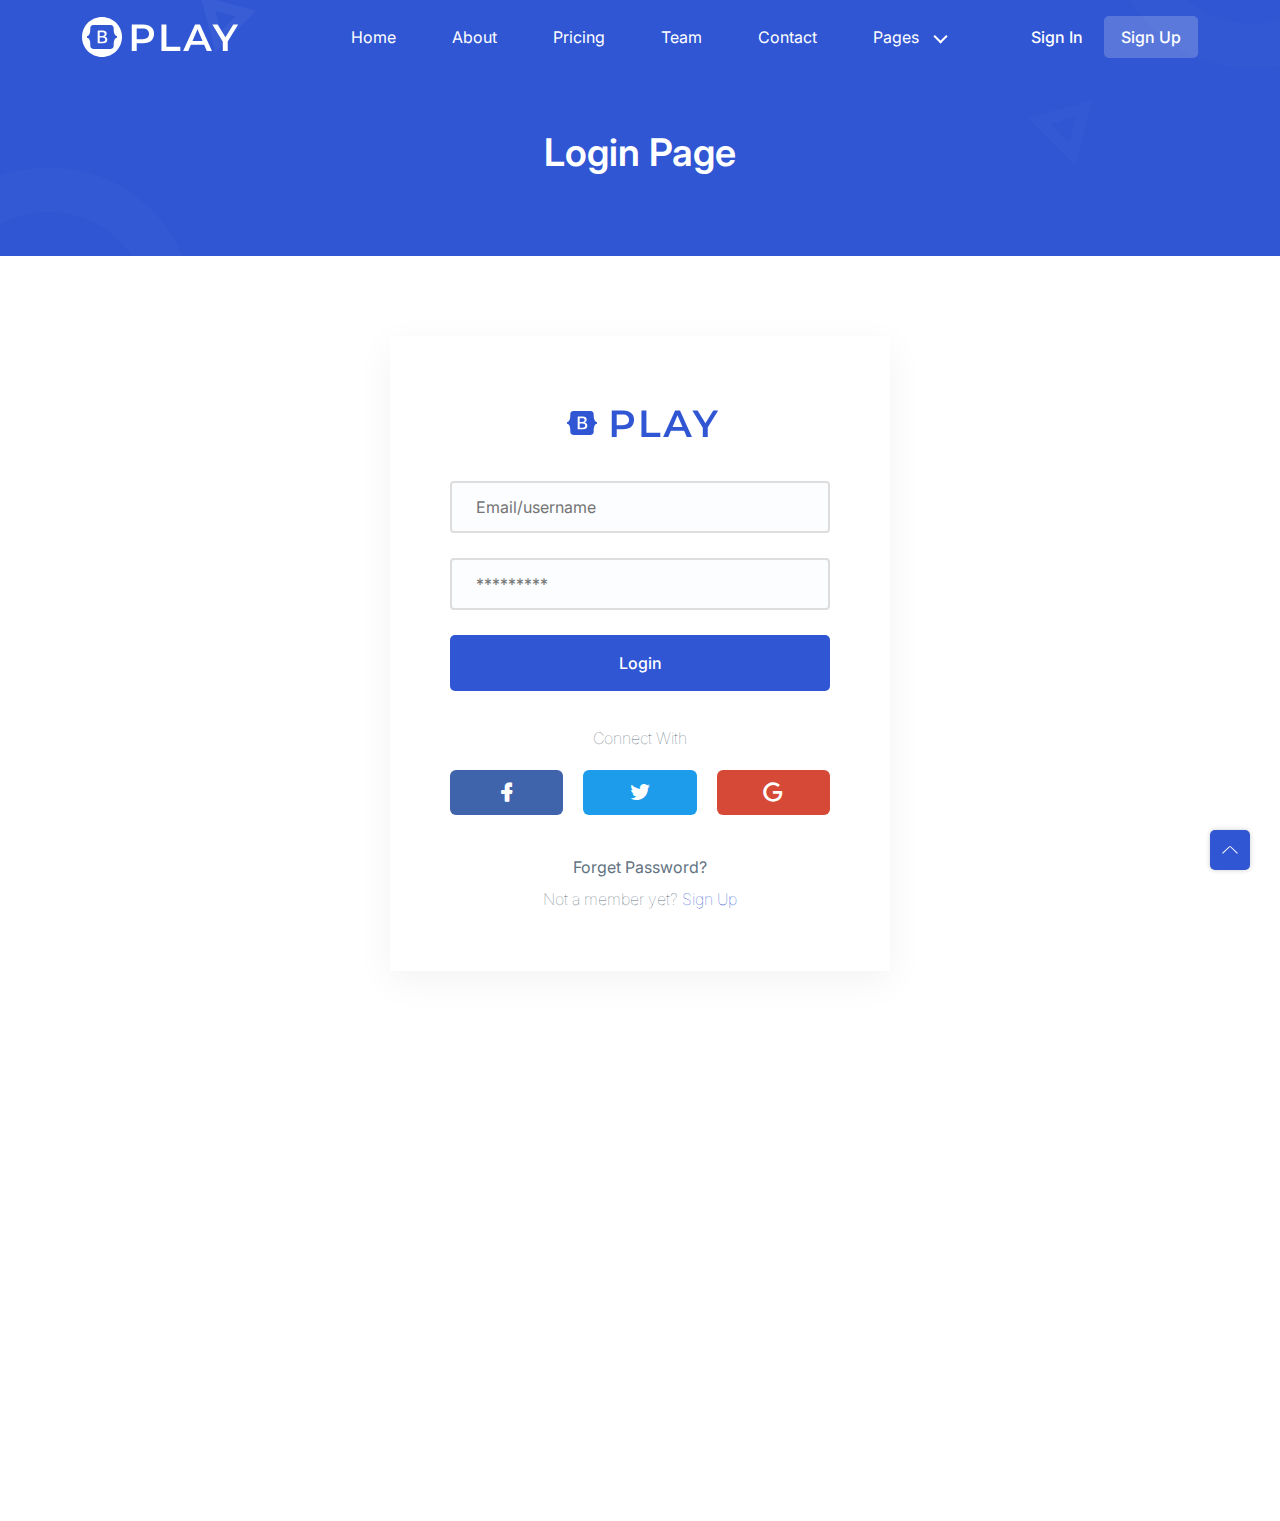
<file: login.html>
<!-- =========

	Template Name: Play
	Author: UIdeck
	Author URI: https://uideck.com/
	Support: https://uideck.com/support/
	Version: 1.1

========== -->

<!DOCTYPE html>
<html lang="en">
  <head>
    <meta charset="UTF-8" />
    <meta http-equiv="X-UA-Compatible" content="IE=edge" />
    <meta name="viewport" content="width=device-width, initial-scale=1.0" />
    <title>Play | Open source Project by UIdeck</title>

    <!--====== Favicon Icon ======-->
    <link
      rel="shortcut icon"
      href="assets/images/favicon.svg"
      type="image/svg"
    />

    <!-- ===== All CSS files ===== -->
    <link rel="stylesheet" href="assets/css/bootstrap.min.css" />
    <link rel="stylesheet" href="assets/css/animate.css" />
    <link rel="stylesheet" href="assets/css/lineicons.css" />
    <link rel="stylesheet" href="assets/css/ud-styles.css" />
  </head>
  <body>
    <!-- ====== Header Start ====== -->
    <header class="ud-header">
      <div class="container">
        <div class="row">
          <div class="col-lg-12">
            <nav class="navbar navbar-expand-lg">
              <a class="navbar-brand" href="index.html">
                <img src="assets/images/logo/logo.svg" alt="Logo" />
              </a>
              <button class="navbar-toggler">
                <span class="toggler-icon"> </span>
                <span class="toggler-icon"> </span>
                <span class="toggler-icon"> </span>
              </button>

              <div class="navbar-collapse">
                <ul id="nav" class="navbar-nav mx-auto">
                  <li class="nav-item">
                    <a class="ud-menu-scroll" href="#home">Home</a>
                  </li>

                  <li class="nav-item">
                    <a class="ud-menu-scroll" href="#about">About</a>
                  </li>
                  <li class="nav-item">
                    <a class="ud-menu-scroll" href="#pricing">Pricing</a>
                  </li>
                  <li class="nav-item">
                    <a class="ud-menu-scroll" href="#team">Team</a>
                  </li>
                  <li class="nav-item">
                    <a class="ud-menu-scroll" href="#contact">Contact</a>
                  </li>
                  <li class="nav-item nav-item-has-children">
                    <a href="javascript:void(0)"> Pages </a>
                    <ul class="ud-submenu">
                      <li class="ud-submenu-item">
                        <a href="about.html" class="ud-submenu-link">
                          About Page
                        </a>
                      </li>
                      <li class="ud-submenu-item">
                        <a href="pricing.html" class="ud-submenu-link">
                          Pricing Page
                        </a>
                      </li>
                      <li class="ud-submenu-item">
                        <a href="contact.html" class="ud-submenu-link">
                          Contact Page
                        </a>
                      </li>
                      <li class="ud-submenu-item">
                        <a href="blog.html" class="ud-submenu-link">
                          Blog Grid Page
                        </a>
                      </li>
                      <li class="ud-submenu-item">
                        <a href="blog-details.html" class="ud-submenu-link">
                          Blog Details Page
                        </a>
                      </li>
                      <li class="ud-submenu-item">
                        <a href="login.html" class="ud-submenu-link">
                          Sign In Page
                        </a>
                      </li>
                      <li class="ud-submenu-item">
                        <a href="404.html" class="ud-submenu-link">404 Page</a>
                      </li>
                    </ul>
                  </li>
                </ul>
              </div>

              <div class="navbar-btn d-none d-sm-inline-block">
                <a href="login.html" class="ud-main-btn ud-login-btn">
                  Sign In
                </a>
                <a class="ud-main-btn ud-white-btn" href="javascript:void(0)">
                  Sign Up
                </a>
              </div>
            </nav>
          </div>
        </div>
      </div>
    </header>
    <!-- ====== Header End ====== -->

    <!-- ====== Banner Start ====== -->
    <section class="ud-page-banner">
      <div class="container">
        <div class="row">
          <div class="col-lg-12">
            <div class="ud-banner-content">
              <h1>Login Page</h1>
            </div>
          </div>
        </div>
      </div>
    </section>
    <!-- ====== Banner End ====== -->

    <!-- ====== Login Start ====== -->
    <section class="ud-login">
      <div class="container">
        <div class="row">
          <div class="col-lg-12">
            <div class="ud-login-wrapper">
              <div class="ud-login-logo">
                <img src="assets/images/logo/logo-2.svg" alt="logo" />
              </div>
              <form class="ud-login-form">
                <div class="ud-form-group">
                  <input
                    type="email"
                    name="email"
                    placeholder="Email/username"
                  />
                </div>
                <div class="ud-form-group">
                  <input
                    type="password"
                    name="password"
                    placeholder="*********"
                  />
                </div>
                <div class="ud-form-group">
                  <button type="submit" class="ud-main-btn w-100">Login</button>
                </div>
              </form>

              <div class="ud-socials-connect">
                <p>Connect With</p>

                <ul>
                  <li>
                    <a href="javascript:void(0)" class="facebook">
                      <i class="lni lni-facebook-filled"></i>
                    </a>
                  </li>
                  <li>
                    <a href="javascript:void(0)" class="twitter">
                      <i class="lni lni-twitter-filled"></i>
                    </a>
                  </li>
                  <li>
                    <a href="javascript:void(0)" class="google">
                      <i class="lni lni-google"></i>
                    </a>
                  </li>
                </ul>
              </div>

              <a class="forget-pass" href="javascript:void(0)">
                Forget Password?
              </a>
              <p class="signup-option">
                Not a member yet? <a href="javascript:void(0)"> Sign Up </a>
              </p>
            </div>
          </div>
        </div>
      </div>
    </section>
    <!-- ====== Login End ====== -->

    <!-- ====== Footer Start ====== -->
    <footer class="ud-footer wow fadeInUp" data-wow-delay=".15s">
      <div class="shape shape-1">
        <img src="assets/images/footer/shape-1.svg" alt="shape" />
      </div>
      <div class="shape shape-2">
        <img src="assets/images/footer/shape-2.svg" alt="shape" />
      </div>
      <div class="shape shape-3">
        <img src="assets/images/footer/shape-3.svg" alt="shape" />
      </div>
      <div class="ud-footer-widgets">
        <div class="container">
          <div class="row">
            <div class="col-xl-3 col-lg-4 col-md-6">
              <div class="ud-widget">
                <a href="index.html" class="ud-footer-logo">
                  <img src="assets/images/logo/logo.svg" alt="logo" />
                </a>
                <p class="ud-widget-desc">
                  We create digital experiences for brands and companies by
                  using technology.
                </p>
                <ul class="ud-widget-socials">
                  <li>
                    <a href="https://twitter.com/MusharofChy">
                      <i class="lni lni-facebook-filled"></i>
                    </a>
                  </li>
                  <li>
                    <a href="https://twitter.com/MusharofChy">
                      <i class="lni lni-twitter-filled"></i>
                    </a>
                  </li>
                  <li>
                    <a href="https://twitter.com/MusharofChy">
                      <i class="lni lni-instagram-filled"></i>
                    </a>
                  </li>
                  <li>
                    <a href="https://twitter.com/MusharofChy">
                      <i class="lni lni-linkedin-original"></i>
                    </a>
                  </li>
                </ul>
              </div>
            </div>

            <div class="col-xl-2 col-lg-2 col-md-6 col-sm-6">
              <div class="ud-widget">
                <h5 class="ud-widget-title">About Us</h5>
                <ul class="ud-widget-links">
                  <li>
                    <a href="javascript:void(0)">Home</a>
                  </li>
                  <li>
                    <a href="javascript:void(0)">Features</a>
                  </li>
                  <li>
                    <a href="javascript:void(0)">About</a>
                  </li>
                  <li>
                    <a href="javascript:void(0)">Testimonial</a>
                  </li>
                </ul>
              </div>
            </div>
            <div class="col-xl-2 col-lg-3 col-md-6 col-sm-6">
              <div class="ud-widget">
                <h5 class="ud-widget-title">Features</h5>
                <ul class="ud-widget-links">
                  <li>
                    <a href="javascript:void(0)">How it works</a>
                  </li>
                  <li>
                    <a href="javascript:void(0)">Privacy policy</a>
                  </li>
                  <li>
                    <a href="javascript:void(0)">Terms of service</a>
                  </li>
                  <li>
                    <a href="javascript:void(0)">Refund policy</a>
                  </li>
                </ul>
              </div>
            </div>
            <div class="col-xl-2 col-lg-3 col-md-6 col-sm-6">
              <div class="ud-widget">
                <h5 class="ud-widget-title">Our Products</h5>
                <ul class="ud-widget-links">
                  <li>
                    <a
                      href="https://lineicons.com/"
                      rel="nofollow noopner"
                      target="_blank"
                      >Lineicons
                    </a>
                  </li>
                  <li>
                    <a
                      href="https://ecommercehtml.com/"
                      rel="nofollow noopner"
                      target="_blank"
                      >Ecommerce HTML</a
                    >
                  </li>
                  <li>
                    <a
                      href="https://ayroui.com/"
                      rel="nofollow noopner"
                      target="_blank"
                      >Ayro UI</a
                    >
                  </li>
                  <li>
                    <a
                      href="https://graygrids.com/"
                      rel="nofollow noopner"
                      target="_blank"
                      >Plain Admin</a
                    >
                  </li>
                </ul>
              </div>
            </div>
            <div class="col-xl-3 col-lg-6 col-md-8 col-sm-10">
              <div class="ud-widget">
                <h5 class="ud-widget-title">Partners</h5>
                <ul class="ud-widget-brands">
                  <li>
                    <a
                      href="https://ayroui.com/"
                      rel="nofollow noopner"
                      target="_blank"
                    >
                      <img
                        src="assets/images/footer/brands/ayroui.svg"
                        alt="ayroui"
                      />
                    </a>
                  </li>
                  <li>
                    <a
                      href="https://ecommercehtml.com/"
                      rel="nofollow noopner"
                      target="_blank"
                    >
                      <img
                        src="assets/images/footer/brands/ecommerce-html.svg"
                        alt="ecommerce-html"
                      />
                    </a>
                  </li>
                  <li>
                    <a
                      href="https://graygrids.com/"
                      rel="nofollow noopner"
                      target="_blank"
                    >
                      <img
                        src="assets/images/footer/brands/graygrids.svg"
                        alt="graygrids"
                      />
                    </a>
                  </li>
                  <li>
                    <a
                      href="https://lineicons.com/"
                      rel="nofollow noopner"
                      target="_blank"
                    >
                      <img
                        src="assets/images/footer/brands/lineicons.svg"
                        alt="lineicons"
                      />
                    </a>
                  </li>
                  <li>
                    <a
                      href="https://uideck.com/"
                      rel="nofollow noopner"
                      target="_blank"
                    >
                      <img
                        src="assets/images/footer/brands/uideck.svg"
                        alt="uideck"
                      />
                    </a>
                  </li>
                  <li>
                    <a
                      href="https://tailwindtemplates.co/"
                      rel="nofollow noopner"
                      target="_blank"
                    >
                      <img
                        src="assets/images/footer/brands/tailwindtemplates.svg"
                        alt="tailwindtemplates"
                      />
                    </a>
                  </li>
                </ul>
              </div>
            </div>
          </div>
        </div>
      </div>
      <div class="ud-footer-bottom">
        <div class="container">
          <div class="row">
            <div class="col-md-8">
              <ul class="ud-footer-bottom-left">
                <li>
                  <a href="javascript:void(0)">Privacy policy</a>
                </li>
                <li>
                  <a href="javascript:void(0)">Support policy</a>
                </li>
                <li>
                  <a href="javascript:void(0)">Terms of service</a>
                </li>
              </ul>
            </div>
            <div class="col-md-4">
              <p class="ud-footer-bottom-right">
                Designed and Developed by
                <a href="https://uideck.com" rel="nofollow">UIdeck</a>
              </p>
            </div>
          </div>
        </div>
      </div>
    </footer>
    <!-- ====== Footer End ====== -->

    <!-- ====== Back To Top Start ====== -->
    <a href="javascript:void(0)" class="back-to-top">
      <i class="lni lni-chevron-up"> </i>
    </a>
    <!-- ====== Back To Top End ====== -->

    <!-- ====== All Javascript Files ====== -->
    <script src="assets/js/bootstrap.bundle.min.js"></script>
    <script src="assets/js/wow.min.js"></script>
    <script src="assets/js/main.js"></script>
  </body>
</html>
</file>
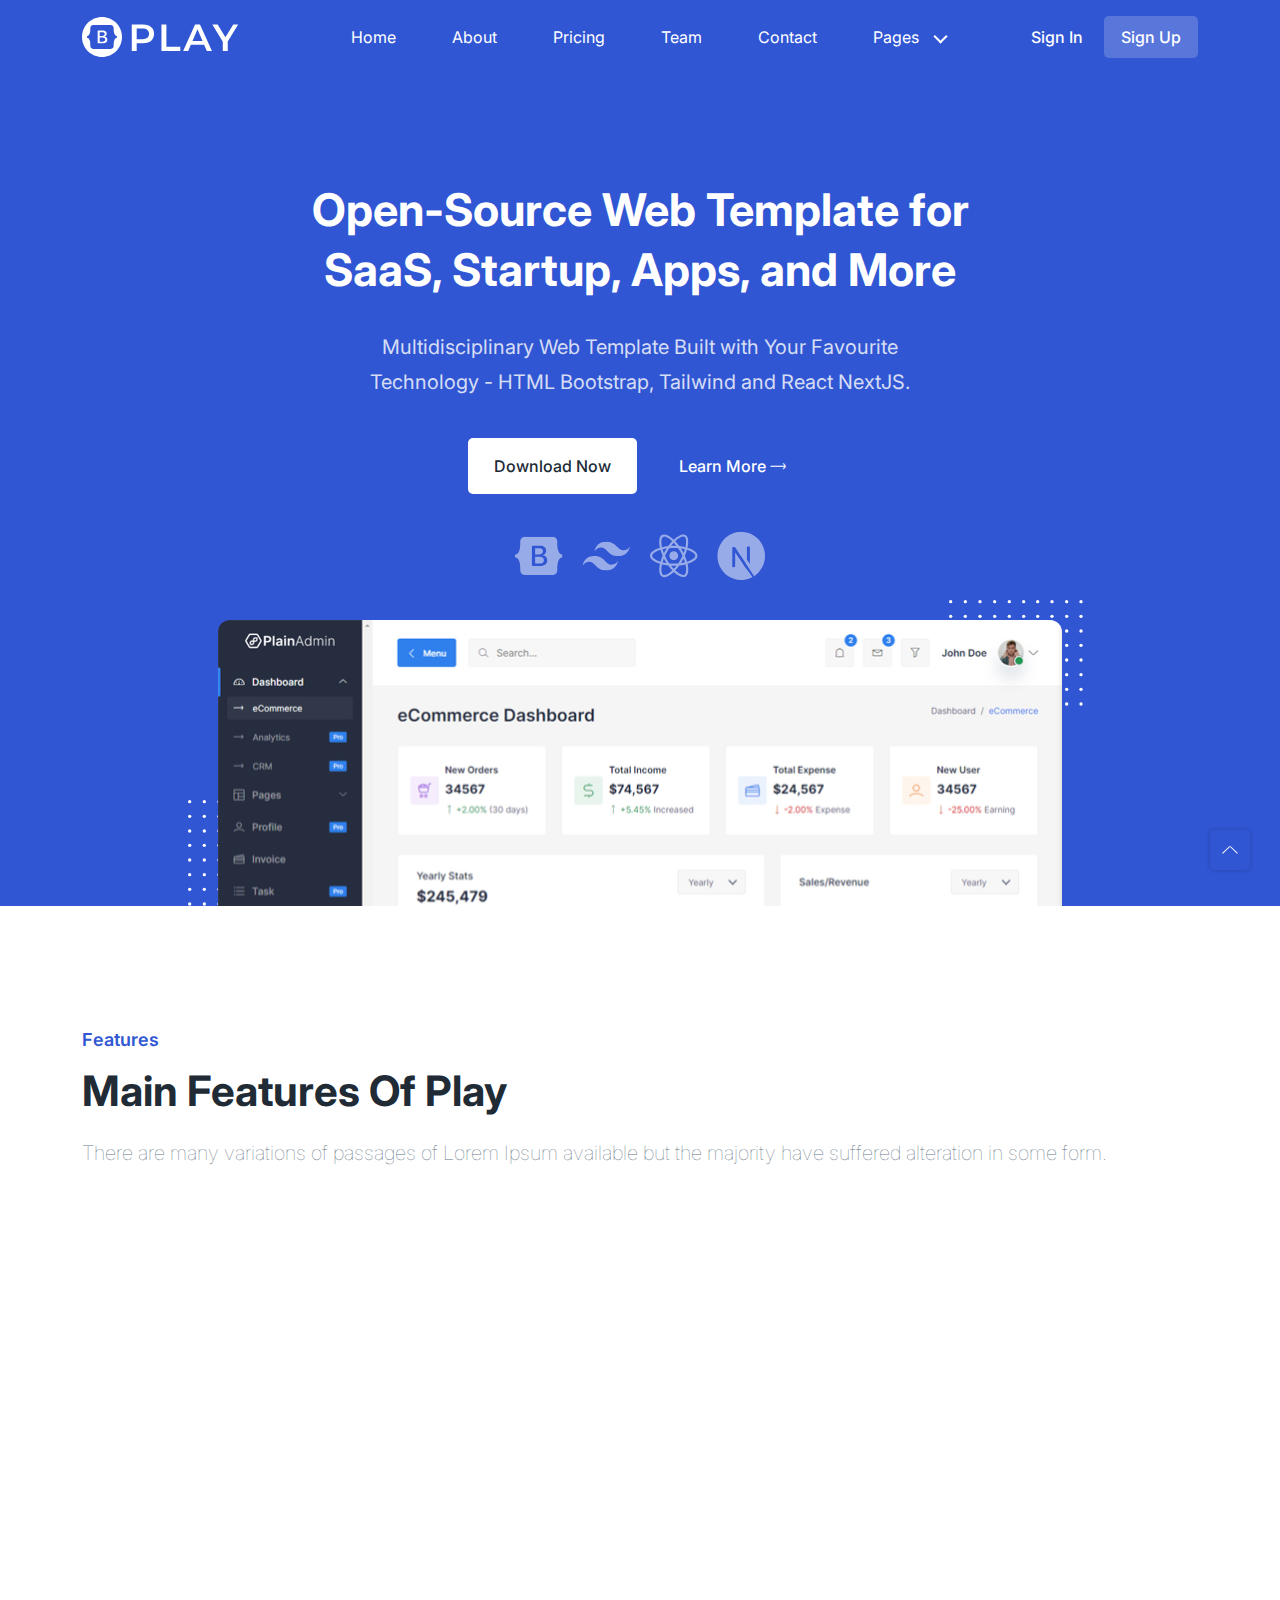
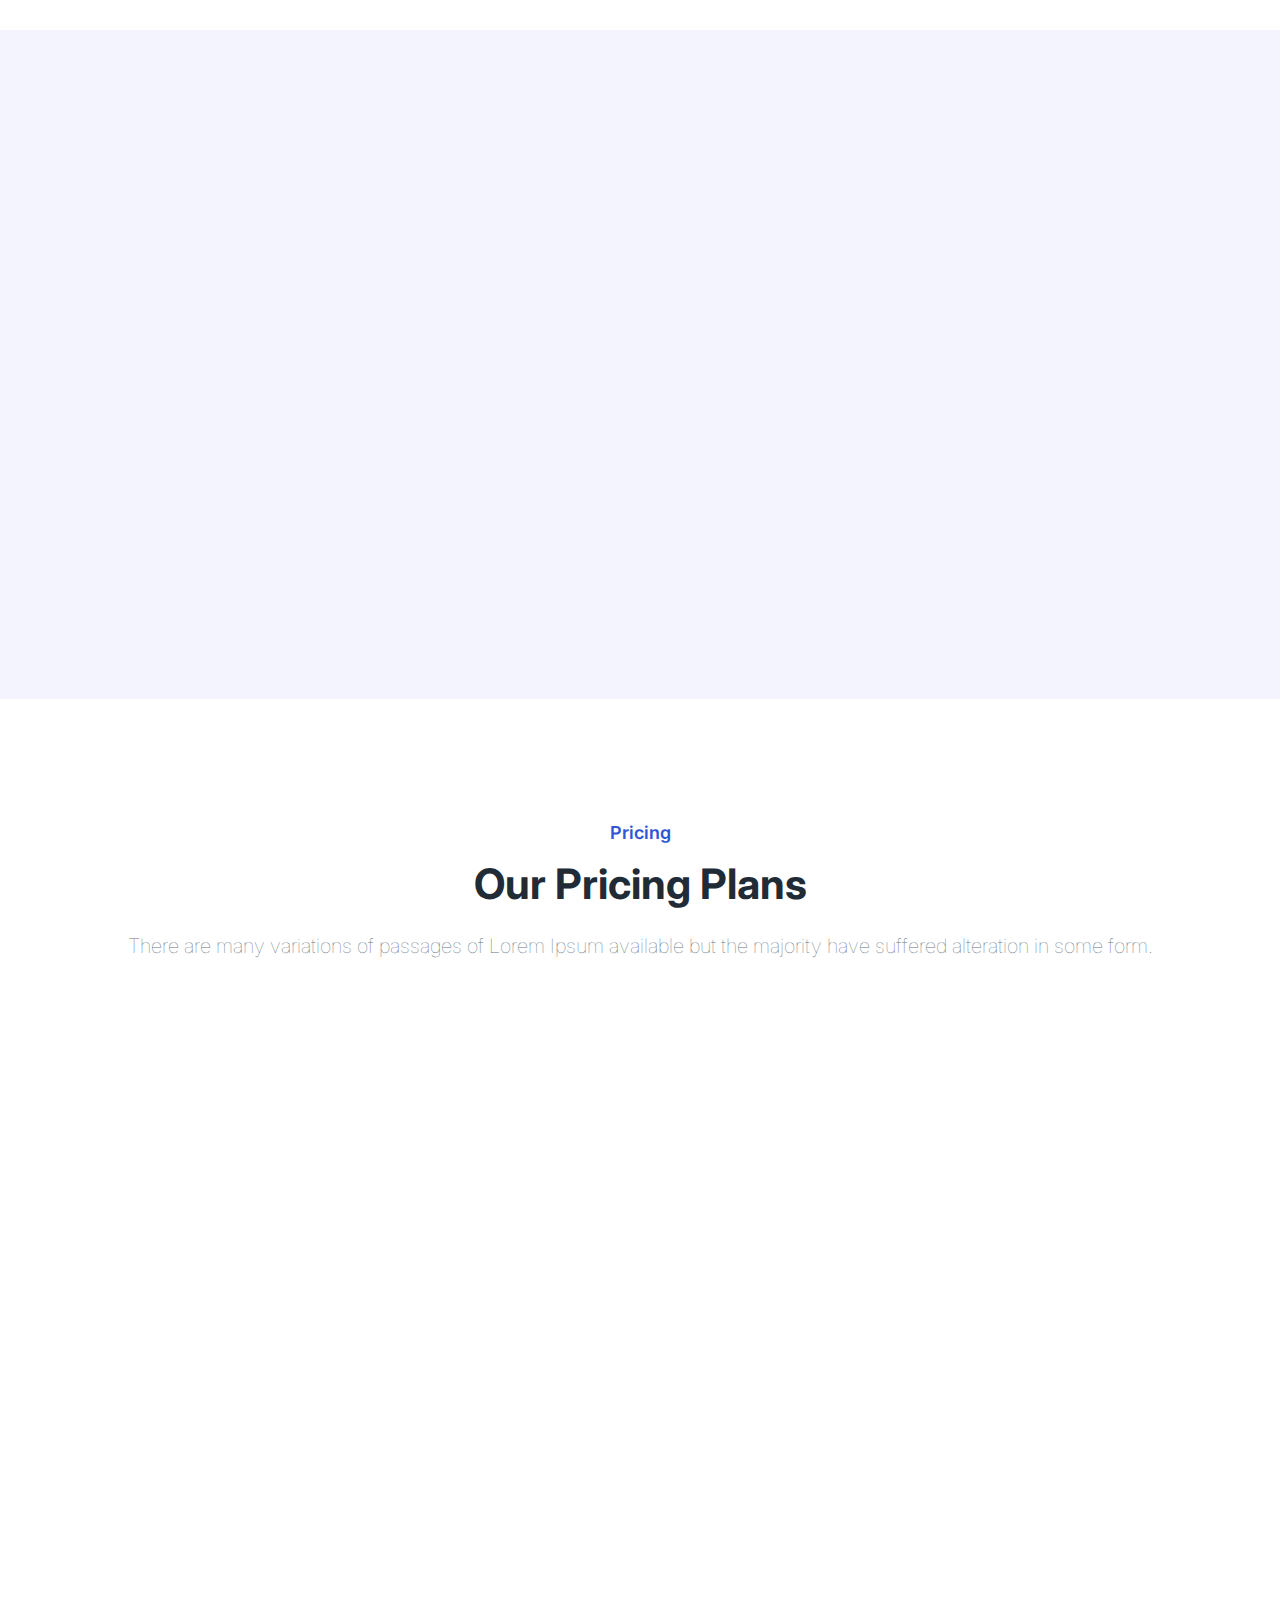
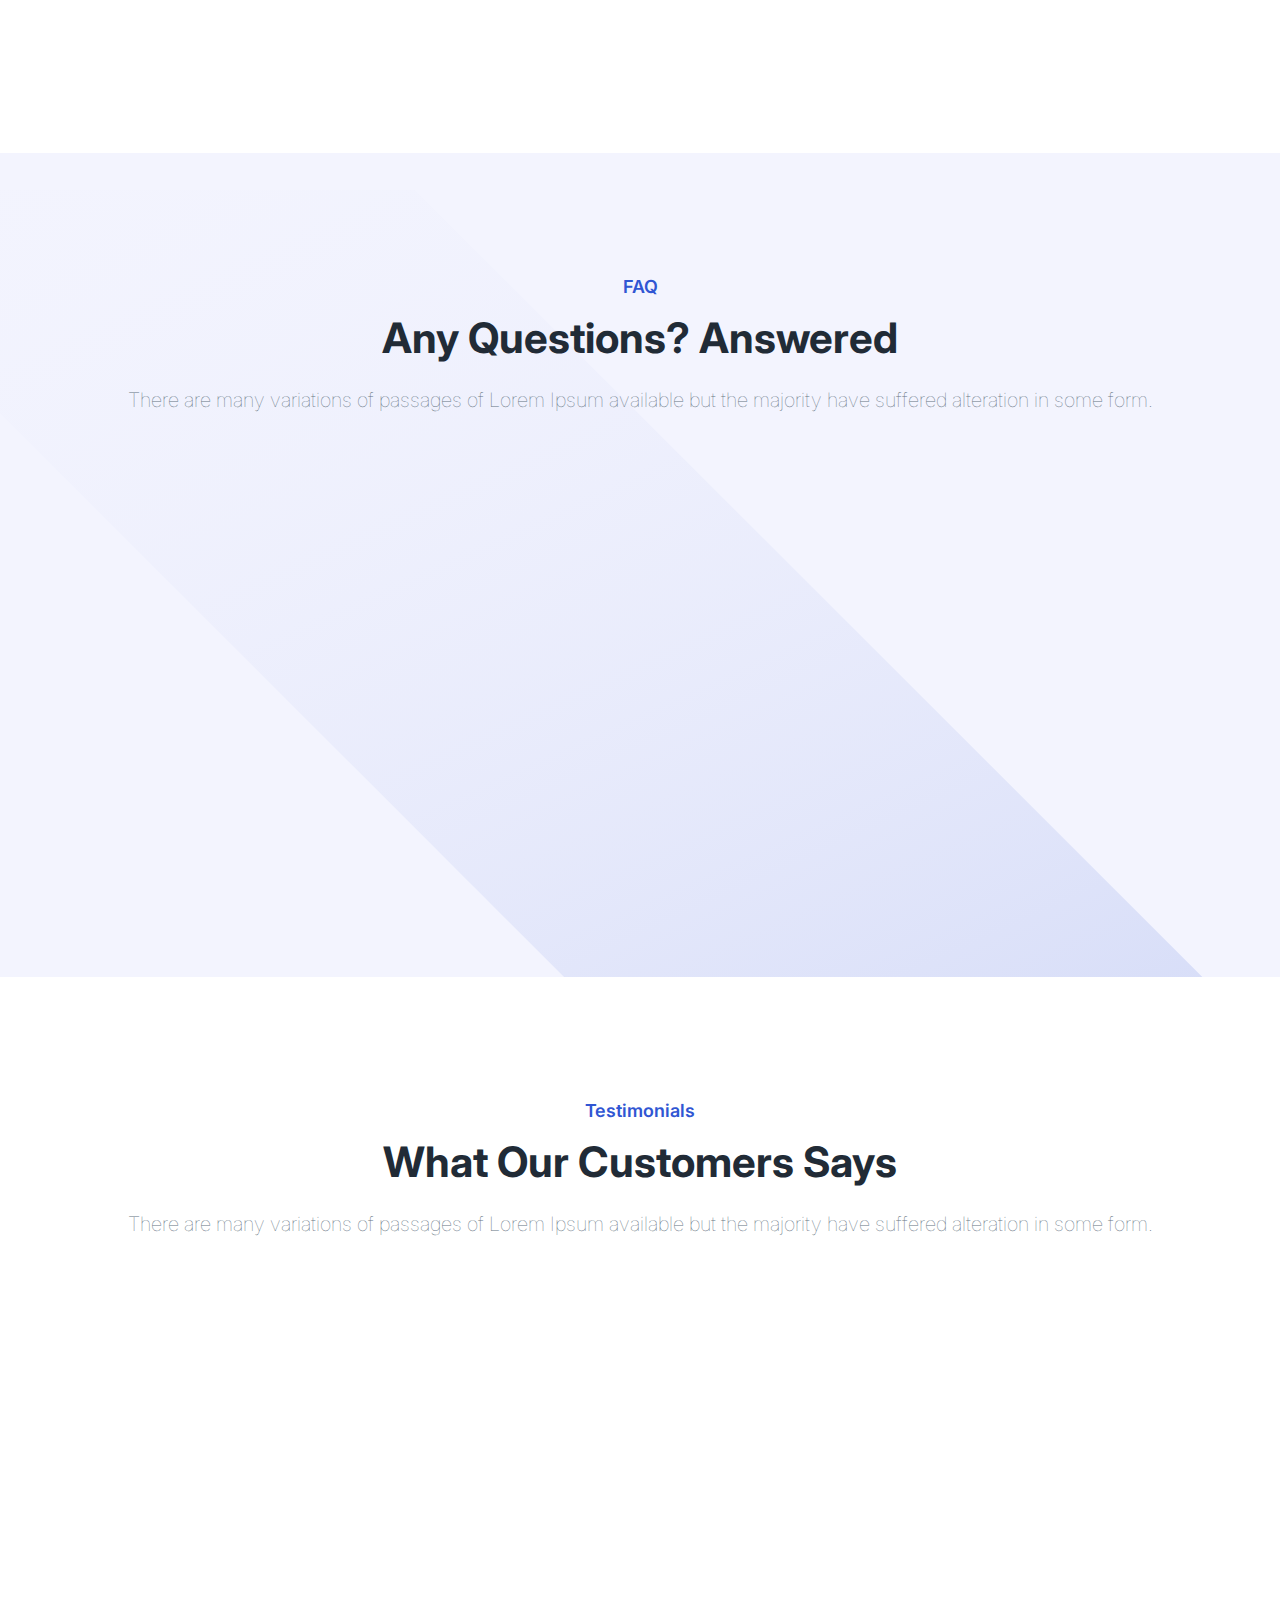
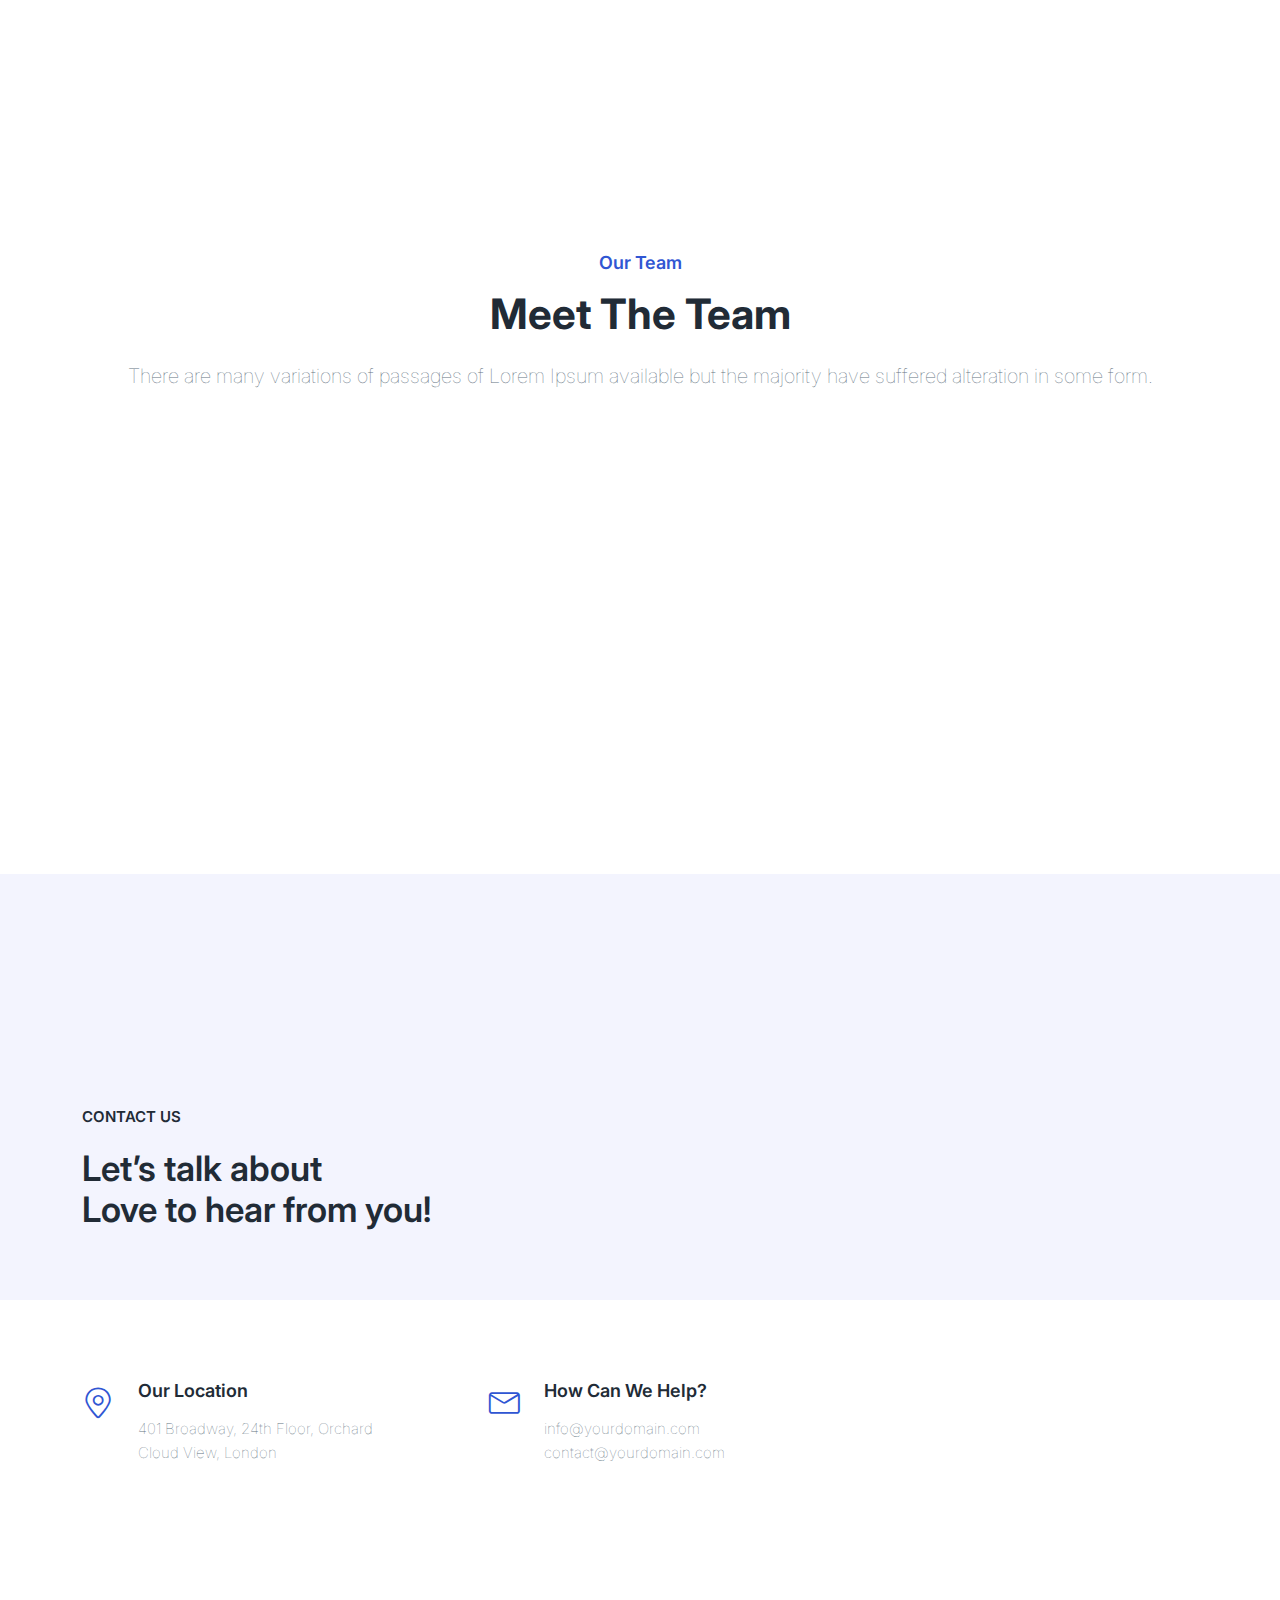
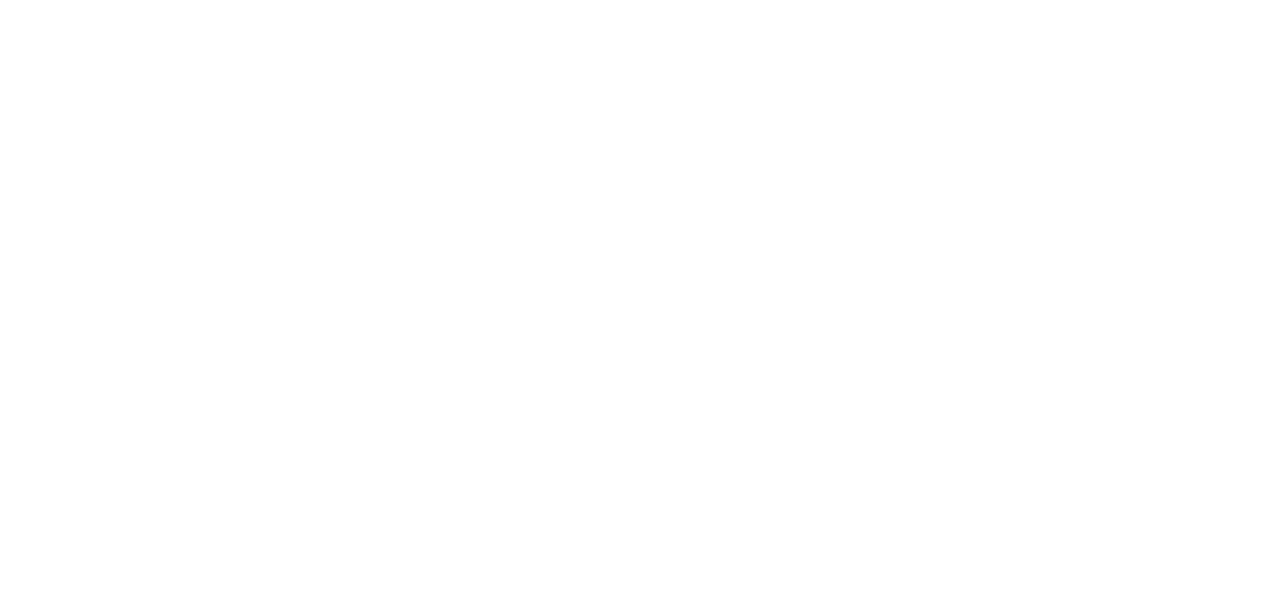
<file: ori.html>
<!-- =========

	Template Name: Play
	Author: UIdeck
	Author URI: https://uideck.com/
	Support: https://uideck.com/support/
	Version: 1.1

========== -->

<!DOCTYPE html>
<html lang="en">
  <head>
    <meta charset="UTF-8" />
    <meta http-equiv="X-UA-Compatible" content="IE=edge" />
    <meta name="viewport" content="width=device-width, initial-scale=1.0" />
    <title>Play | Free Startup and SaaS Landing Page Template by UIdeck</title>

    <!-- Primary Meta Tags -->
<meta name="title" content="Play - Free Open Source HTML Bootstrap Template by UIdeck">
<meta name="description" content="Play - Free Open Source HTML Bootstrap Template by UIdeck Team">

<!-- Open Graph / Facebook -->
<meta property="og:type" content="website">
<meta property="og:url" content="https://uideck.com/play/">
<meta property="og:title" content="Play - Free Open Source HTML Bootstrap Template by UIdeck">
<meta property="og:description" content="Play - Free Open Source HTML Bootstrap Template by UIdeck Team">
<meta property="og:image" content="https://uideck.com/wp-content/uploads/2021/09/play-meta-bs.jpg">

<!-- Twitter -->
<meta property="twitter:card" content="summary_large_image">
<meta property="twitter:url" content="https://uideck.com/play/">
<meta property="twitter:title" content="Play - Free Open Source HTML Bootstrap Template by UIdeck">
<meta property="twitter:description" content="Play - Free Open Source HTML Bootstrap Template by UIdeck Team">
<meta property="twitter:image" content="https://uideck.com/wp-content/uploads/2021/09/play-meta-bs.jpg">

    <!--====== Favicon Icon ======-->
    <link
      rel="shortcut icon"
      href="assets/images/favicon.svg"
      type="image/svg"
    />

    <!-- ===== All CSS files ===== -->
    <link rel="stylesheet" href="assets/css/bootstrap.min.css" />
    <link rel="stylesheet" href="assets/css/animate.css" />
    <link rel="stylesheet" href="assets/css/lineicons.css" />
    <link rel="stylesheet" href="assets/css/ud-styles.css" />
  </head>
  <body>
    <!-- ====== Header Start ====== -->
    <header class="ud-header">
      <div class="container">
        <div class="row">
          <div class="col-lg-12">
            <nav class="navbar navbar-expand-lg">
              <a class="navbar-brand" href="index.html">
                <img src="assets/images/logo/logo.svg" alt="Logo" />
              </a>
              <button class="navbar-toggler">
                <span class="toggler-icon"> </span>
                <span class="toggler-icon"> </span>
                <span class="toggler-icon"> </span>
              </button>

              <div class="navbar-collapse">
                <ul id="nav" class="navbar-nav mx-auto">
                  <li class="nav-item">
                    <a class="ud-menu-scroll" href="#home">Home</a>
                  </li>

                  <li class="nav-item">
                    <a class="ud-menu-scroll" href="#about">About</a>
                  </li>
                  <li class="nav-item">
                    <a class="ud-menu-scroll" href="#pricing">Pricing</a>
                  </li>
                  <li class="nav-item">
                    <a class="ud-menu-scroll" href="#team">Team</a>
                  </li>
                  <li class="nav-item">
                    <a class="ud-menu-scroll" href="#contact">Contact</a>
                  </li>
                  <li class="nav-item nav-item-has-children">
                    <a href="javascript:void(0)"> Pages </a>
                    <ul class="ud-submenu">
                      <li class="ud-submenu-item">
                        <a href="about.html" class="ud-submenu-link">
                          About Page
                        </a>
                      </li>
                      <li class="ud-submenu-item">
                        <a href="pricing.html" class="ud-submenu-link">
                          Pricing Page
                        </a>
                      </li>
                      <li class="ud-submenu-item">
                        <a href="contact.html" class="ud-submenu-link">
                          Contact Page
                        </a>
                      </li>
                      <li class="ud-submenu-item">
                        <a href="blog.html" class="ud-submenu-link">
                          Blog Grid Page
                        </a>
                      </li>
                      <li class="ud-submenu-item">
                        <a href="blog-details.html" class="ud-submenu-link">
                          Blog Details Page
                        </a>
                      </li>
                      <li class="ud-submenu-item">
                        <a href="login.html" class="ud-submenu-link">
                          Sign In Page
                        </a>
                      </li>
                      <li class="ud-submenu-item">
                        <a href="404.html" class="ud-submenu-link">404 Page</a>
                      </li>
                    </ul>
                  </li>
                </ul>
              </div>

              <div class="navbar-btn d-none d-sm-inline-block">
                <a href="login.html" class="ud-main-btn ud-login-btn">
                  Sign In
                </a>
                <a class="ud-main-btn ud-white-btn" href="javascript:void(0)">
                  Sign Up
                </a>
              </div>
            </nav>
          </div>
        </div>
      </div>
    </header>
    <!-- ====== Header End ====== -->

    <!-- ====== Hero Start ====== -->
    <section class="ud-hero" id="home">
      <div class="container">
        <div class="row">
          <div class="col-lg-12">
            <div class="ud-hero-content wow fadeInUp" data-wow-delay=".2s">
              <h1 class="ud-hero-title">
                Open-Source Web Template for SaaS, Startup, Apps, and More
              </h1>
              <p class="ud-hero-desc">
                Multidisciplinary Web Template Built with Your Favourite
                Technology - HTML Bootstrap, Tailwind and React NextJS.
              </p>
              <ul class="ud-hero-buttons">
                <li>
                  <a href="https://links.uideck.com/play-bootstrap-download" rel="nofollow noopener" target="_blank" class="ud-main-btn ud-white-btn">
                    Download Now
                  </a>
                </li>
                <li>
                  <a href="https://github.com/uideck/play-bootstrap" rel="nofollow noopener" target="_blank" class="ud-main-btn ud-link-btn">
                    Learn More <i class="lni lni-arrow-right"></i>
                  </a>
                </li>
              </ul>
            </div>
            <div
              class="ud-hero-brands-wrapper wow fadeInUp"
              data-wow-delay=".3s"
            >
              <img src="assets/images/hero/brand.svg" alt="brand" />
            </div>
            <div class="ud-hero-image wow fadeInUp" data-wow-delay=".25s">
              <img src="assets/images/hero/hero-image.svg" alt="hero-image" />
              <img
                src="assets/images/hero/dotted-shape.svg"
                alt="shape"
                class="shape shape-1"
              />
              <img
                src="assets/images/hero/dotted-shape.svg"
                alt="shape"
                class="shape shape-2"
              />
            </div>
          </div>
        </div>
      </div>
    </section>
    <!-- ====== Hero End ====== -->

    <!-- ====== Features Start ====== -->
    <section id="features" class="ud-features">
      <div class="container">
        <div class="row">
          <div class="col-lg-12">
            <div class="ud-section-title">
              <span>Features</span>
              <h2>Main Features of Play</h2>
              <p>
                There are many variations of passages of Lorem Ipsum available
                but the majority have suffered alteration in some form.
              </p>
            </div>
          </div>
        </div>
        <div class="row">
          <div class="col-xl-3 col-lg-3 col-sm-6">
            <div class="ud-single-feature wow fadeInUp" data-wow-delay=".1s">
              <div class="ud-feature-icon">
                <i class="lni lni-gift"></i>
              </div>
              <div class="ud-feature-content">
                <h3 class="ud-feature-title">Free and Open-Source</h3>
                <p class="ud-feature-desc">
                  Lorem Ipsum is simply dummy text of the printing and industry.
                </p>
                <a href="javascript:void(0)" class="ud-feature-link">
                  Learn More
                </a>
              </div>
            </div>
          </div>
          <div class="col-xl-3 col-lg-3 col-sm-6">
            <div class="ud-single-feature wow fadeInUp" data-wow-delay=".15s">
              <div class="ud-feature-icon">
                <i class="lni lni-move"></i>
              </div>
              <div class="ud-feature-content">
                <h3 class="ud-feature-title">Multipurpose Template</h3>
                <p class="ud-feature-desc">
                  Lorem Ipsum is simply dummy text of the printing and industry.
                </p>
                <a href="javascript:void(0)" class="ud-feature-link">
                  Learn More
                </a>
              </div>
            </div>
          </div>
          <div class="col-xl-3 col-lg-3 col-sm-6">
            <div class="ud-single-feature wow fadeInUp" data-wow-delay=".2s">
              <div class="ud-feature-icon">
                <i class="lni lni-layout"></i>
              </div>
              <div class="ud-feature-content">
                <h3 class="ud-feature-title">High-quality Design</h3>
                <p class="ud-feature-desc">
                  Lorem Ipsum is simply dummy text of the printing and industry.
                </p>
                <a href="javascript:void(0)" class="ud-feature-link">
                  Learn More
                </a>
              </div>
            </div>
          </div>
          <div class="col-xl-3 col-lg-3 col-sm-6">
            <div class="ud-single-feature wow fadeInUp" data-wow-delay=".25s">
              <div class="ud-feature-icon">
                <i class="lni lni-layers"></i>
              </div>
              <div class="ud-feature-content">
                <h3 class="ud-feature-title">All Essential Elements</h3>
                <p class="ud-feature-desc">
                  Lorem Ipsum is simply dummy text of the printing and industry.
                </p>
                <a href="javascript:void(0)" class="ud-feature-link">
                  Learn More
                </a>
              </div>
            </div>
          </div>
        </div>
      </div>
    </section>
    <!-- ====== Features End ====== -->

    <!-- ====== About Start ====== -->
    <section id="about" class="ud-about">
      <div class="container">
        <div class="ud-about-wrapper wow fadeInUp" data-wow-delay=".2s">
          <div class="ud-about-content-wrapper">
            <div class="ud-about-content">
              <span class="tag">About Us</span>
              <h2>Brilliant Toolkit to Build Nextgen Website Faster.</h2>
              <p>
                The main ‘thrust’ is to focus on educating attendees on how to
                best protect highly vulnerable business applications with
                interactive panel discussions and roundtables led by subject
                matter experts.
              </p>

              <p>
                The main ‘thrust’ is to focus on educating attendees on how to
                best protect highly vulnerable business applications with
                interactive panel.
              </p>
              <a href="javascript:void(0)" class="ud-main-btn">Learn More</a>
            </div>
          </div>
          <div class="ud-about-image">
            <img src="assets/images/about/about-image.svg" alt="about-image" />
          </div>
        </div>
      </div>
    </section>
    <!-- ====== About End ====== -->

    <!-- ====== Pricing Start ====== -->
    <section id="pricing" class="ud-pricing">
      <div class="container">
        <div class="row">
          <div class="col-lg-12">
            <div class="ud-section-title mx-auto text-center">
              <span>Pricing</span>
              <h2>Our Pricing Plans</h2>
              <p>
                There are many variations of passages of Lorem Ipsum available
                but the majority have suffered alteration in some form.
              </p>
            </div>
          </div>
        </div>

        <div class="row g-0 align-items-center justify-content-center">
          <div class="col-lg-4 col-md-6 col-sm-10">
            <div
              class="ud-single-pricing first-item wow fadeInUp"
              data-wow-delay=".15s"
            >
              <div class="ud-pricing-header">
                <h3>STARTING FROM</h3>
                <h4>$ 19.99/mo</h4>
              </div>
              <div class="ud-pricing-body">
                <ul>
                  <li>5 User</li>
                  <li>All UI components</li>
                  <li>Lifetime access</li>
                  <li>Free updates</li>
                  <li>Use on 1 (one) project</li>
                  <li>4 Months support</li>
                </ul>
              </div>
              <div class="ud-pricing-footer">
                <a href="javascript:void(0)" class="ud-main-btn ud-border-btn">
                  Purchase Now
                </a>
              </div>
            </div>
          </div>
          <div class="col-lg-4 col-md-6 col-sm-10">
            <div
              class="ud-single-pricing active wow fadeInUp"
              data-wow-delay=".1s"
            >
              <span class="ud-popular-tag">POPULAR</span>
              <div class="ud-pricing-header">
                <h3>STARTING FROM</h3>
                <h4>$ 30.99/mo</h4>
              </div>
              <div class="ud-pricing-body">
                <ul>
                  <li>5 User</li>
                  <li>All UI components</li>
                  <li>Lifetime access</li>
                  <li>Free updates</li>
                  <li>Use on 1 (one) project</li>
                  <li>4 Months support</li>
                </ul>
              </div>
              <div class="ud-pricing-footer">
                <a href="javascript:void(0)" class="ud-main-btn ud-white-btn">
                  Purchase Now
                </a>
              </div>
            </div>
          </div>
          <div class="col-lg-4 col-md-6 col-sm-10">
            <div
              class="ud-single-pricing last-item wow fadeInUp"
              data-wow-delay=".15s"
            >
              <div class="ud-pricing-header">
                <h3>STARTING FROM</h3>
                <h4>$ 70.99/mo</h4>
              </div>
              <div class="ud-pricing-body">
                <ul>
                  <li>5 User</li>
                  <li>All UI components</li>
                  <li>Lifetime access</li>
                  <li>Free updates</li>
                  <li>Use on 1 (one) project</li>
                  <li>4 Months support</li>
                </ul>
              </div>
              <div class="ud-pricing-footer">
                <a href="javascript:void(0)" class="ud-main-btn ud-border-btn">
                  Purchase Now
                </a>
              </div>
            </div>
          </div>
        </div>
      </div>
    </section>
    <!-- ====== Pricing End ====== -->

    <!-- ====== FAQ Start ====== -->
    <section id="faq" class="ud-faq">
      <div class="shape">
        <img src="assets/images/faq/shape.svg" alt="shape" />
      </div>
      <div class="container">
        <div class="row">
          <div class="col-lg-12">
            <div class="ud-section-title text-center mx-auto">
              <span>FAQ</span>
              <h2>Any Questions? Answered</h2>
              <p>
                There are many variations of passages of Lorem Ipsum available
                but the majority have suffered alteration in some form.
              </p>
            </div>
          </div>
        </div>

        <div class="row">
          <div class="col-lg-6">
            <div class="ud-single-faq wow fadeInUp" data-wow-delay=".1s">
              <div class="accordion">
                <button
                  class="ud-faq-btn collapsed"
                  data-bs-toggle="collapse"
                  data-bs-target="#collapseOne"
                >
                  <span class="icon flex-shrink-0">
                    <i class="lni lni-chevron-down"></i>
                  </span>
                  <span>How to use UIdeck?</span>
                </button>
                <div id="collapseOne" class="accordion-collapse collapse">
                  <div class="ud-faq-body">
                    Lorem Ipsum is simply dummy text of the printing and
                    typesetting industry. Lorem Ipsum has been the industry's
                    standard dummy text ever since the 1500s, when an unknown
                    printer took a galley of type and scrambled it to make a
                    type specimen book.
                  </div>
                </div>
              </div>
            </div>
            <div class="ud-single-faq wow fadeInUp" data-wow-delay=".15s">
              <div class="accordion">
                <button
                  class="ud-faq-btn collapsed"
                  data-bs-toggle="collapse"
                  data-bs-target="#collapseTwo"
                >
                  <span class="icon flex-shrink-0">
                    <i class="lni lni-chevron-down"></i>
                  </span>
                  <span>How to download icons from Lineicons?</span>
                </button>
                <div id="collapseTwo" class="accordion-collapse collapse">
                  <div class="ud-faq-body">
                    Lorem Ipsum is simply dummy text of the printing and
                    typesetting industry. Lorem Ipsum has been the industry's
                    standard dummy text ever since the 1500s, when an unknown
                    printer took a galley of type and scrambled it to make a
                    type specimen book.
                  </div>
                </div>
              </div>
            </div>
            <div class="ud-single-faq wow fadeInUp" data-wow-delay=".2s">
              <div class="accordion">
                <button
                  class="ud-faq-btn collapsed"
                  data-bs-toggle="collapse"
                  data-bs-target="#collapseThree"
                >
                  <span class="icon flex-shrink-0">
                    <i class="lni lni-chevron-down"></i>
                  </span>
                  <span>Is GrayGrids part of UIdeck?</span>
                </button>
                <div id="collapseThree" class="accordion-collapse collapse">
                  <div class="ud-faq-body">
                    Lorem Ipsum is simply dummy text of the printing and
                    typesetting industry. Lorem Ipsum has been the industry's
                    standard dummy text ever since the 1500s, when an unknown
                    printer took a galley of type and scrambled it to make a
                    type specimen book.
                  </div>
                </div>
              </div>
            </div>
          </div>
          <div class="col-lg-6">
            <div class="ud-single-faq wow fadeInUp" data-wow-delay=".1s">
              <div class="accordion">
                <button
                  class="ud-faq-btn collapsed"
                  data-bs-toggle="collapse"
                  data-bs-target="#collapseFour"
                >
                  <span class="icon flex-shrink-0">
                    <i class="lni lni-chevron-down"></i>
                  </span>
                  <span>Can I use this template for commercial project?</span>
                </button>
                <div id="collapseFour" class="accordion-collapse collapse">
                  <div class="ud-faq-body">
                    Lorem Ipsum is simply dummy text of the printing and
                    typesetting industry. Lorem Ipsum has been the industry's
                    standard dummy text ever since the 1500s, when an unknown
                    printer took a galley of type and scrambled it to make a
                    type specimen book.
                  </div>
                </div>
              </div>
            </div>
            <div class="ud-single-faq wow fadeInUp" data-wow-delay=".15s">
              <div class="accordion">
                <button
                  class="ud-faq-btn collapsed"
                  data-bs-toggle="collapse"
                  data-bs-target="#collapseFive"
                >
                  <span class="icon flex-shrink-0">
                    <i class="lni lni-chevron-down"></i>
                  </span>
                  <span>Do you have plan releasing Play Pro?</span>
                </button>
                <div id="collapseFive" class="accordion-collapse collapse">
                  <div class="ud-faq-body">
                    Lorem Ipsum is simply dummy text of the printing and
                    typesetting industry. Lorem Ipsum has been the industry's
                    standard dummy text ever since the 1500s, when an unknown
                    printer took a galley of type and scrambled it to make a
                    type specimen book.
                  </div>
                </div>
              </div>
            </div>
            <div class="ud-single-faq wow fadeInUp" data-wow-delay=".2s">
              <div class="accordion">
                <button
                  class="ud-faq-btn collapsed"
                  data-bs-toggle="collapse"
                  data-bs-target="#collapseSix"
                >
                  <span class="icon flex-shrink-0">
                    <i class="lni lni-chevron-down"></i>
                  </span>
                  <span>Where and how to host this template?</span>
                </button>
                <div id="collapseSix" class="accordion-collapse collapse">
                  <div class="ud-faq-body">
                    Lorem Ipsum is simply dummy text of the printing and
                    typesetting industry. Lorem Ipsum has been the industry's
                    standard dummy text ever since the 1500s, when an unknown
                    printer took a galley of type and scrambled it to make a
                    type specimen book.
                  </div>
                </div>
              </div>
            </div>
          </div>
        </div>
      </div>
    </section>
    <!-- ====== FAQ End ====== -->

    <!-- ====== Testimonials Start ====== -->
    <section id="testimonials" class="ud-testimonials">
      <div class="container">
        <div class="row">
          <div class="col-lg-12">
            <div class="ud-section-title mx-auto text-center">
              <span>Testimonials</span>
              <h2>What our Customers Says</h2>
              <p>
                There are many variations of passages of Lorem Ipsum available
                but the majority have suffered alteration in some form.
              </p>
            </div>
          </div>
        </div>

        <div class="row">
          <div class="col-lg-4 col-md-6">
            <div
              class="ud-single-testimonial wow fadeInUp"
              data-wow-delay=".1s"
            >
              <div class="ud-testimonial-ratings">
                <i class="lni lni-star-filled"></i>
                <i class="lni lni-star-filled"></i>
                <i class="lni lni-star-filled"></i>
                <i class="lni lni-star-filled"></i>
                <i class="lni lni-star-filled"></i>
              </div>
              <div class="ud-testimonial-content">
                <p>
                  “Our members are so impressed. It's intuitive. It's clean.
                  It's distraction free. If you're building a community.
                </p>
              </div>
              <div class="ud-testimonial-info">
                <div class="ud-testimonial-image">
                  <img
                    src="assets/images/testimonials/author-01.png"
                    alt="author"
                  />
                </div>
                <div class="ud-testimonial-meta">
                  <h4>Sabo Masties</h4>
                  <p>Founder @UIdeck</p>
                </div>
              </div>
            </div>
          </div>
          <div class="col-lg-4 col-md-6">
            <div
              class="ud-single-testimonial wow fadeInUp"
              data-wow-delay=".15s"
            >
              <div class="ud-testimonial-ratings">
                <i class="lni lni-star-filled"></i>
                <i class="lni lni-star-filled"></i>
                <i class="lni lni-star-filled"></i>
                <i class="lni lni-star-filled"></i>
                <i class="lni lni-star-filled"></i>
              </div>
              <div class="ud-testimonial-content">
                <p>
                  “Our members are so impressed. It's intuitive. It's clean.
                  It's distraction free. If you're building a community.
                </p>
              </div>
              <div class="ud-testimonial-info">
                <div class="ud-testimonial-image">
                  <img
                    src="assets/images/testimonials/author-02.png"
                    alt="author"
                  />
                </div>
                <div class="ud-testimonial-meta">
                  <h4>Margin Gesmu</h4>
                  <p>Founder @Lineicons</p>
                </div>
              </div>
            </div>
          </div>
          <div class="col-lg-4 col-md-6">
            <div
              class="ud-single-testimonial wow fadeInUp"
              data-wow-delay=".2s"
            >
              <div class="ud-testimonial-ratings">
                <i class="lni lni-star-filled"></i>
                <i class="lni lni-star-filled"></i>
                <i class="lni lni-star-filled"></i>
                <i class="lni lni-star-filled"></i>
                <i class="lni lni-star-filled"></i>
              </div>
              <div class="ud-testimonial-content">
                <p>
                  “Our members are so impressed. It's intuitive. It's clean.
                  It's distraction free. If you're building a community.
                </p>
              </div>
              <div class="ud-testimonial-info">
                <div class="ud-testimonial-image">
                  <img
                    src="assets/images/testimonials/author-03.png"
                    alt="author"
                  />
                </div>
                <div class="ud-testimonial-meta">
                  <h4>William Smith</h4>
                  <p>Founder @GrayGrids</p>
                </div>
              </div>
            </div>
          </div>
        </div>
        <div class="row">
          <div class="col-lg-12">
            <div class="ud-brands wow fadeInUp" data-wow-delay=".2s">
              <div class="ud-title">
                <h6>Trusted and Used by</h6>
              </div>
              <div class="ud-brands-logo">
                <div class="ud-single-logo">
                  <img src="assets/images/brands/ayroui.svg" alt="ayroui" />
                </div>
                <div class="ud-single-logo">
                  <img src="assets/images/brands/uideck.svg" alt="uideck" />
                </div>
                <div class="ud-single-logo">
                  <img
                    src="assets/images/brands/graygrids.svg"
                    alt="graygrids"
                  />
                </div>
                <div class="ud-single-logo">
                  <img
                    src="assets/images/brands/lineicons.svg"
                    alt="lineicons"
                  />
                </div>
                <div class="ud-single-logo">
                  <img
                    src="assets/images/brands/ecommerce-html.svg"
                    alt="ecommerce-html"
                  />
                </div>
              </div>
            </div>
          </div>
        </div>
      </div>
    </section>
    <!-- ====== Testimonials End ====== -->

    <!-- ====== Team Start ====== -->
    <section id="team" class="ud-team">
      <div class="container">
        <div class="row">
          <div class="col-lg-12">
            <div class="ud-section-title mx-auto text-center">
              <span>Our Team</span>
              <h2>Meet The Team</h2>
              <p>
                There are many variations of passages of Lorem Ipsum available
                but the majority have suffered alteration in some form.
              </p>
            </div>
          </div>
        </div>

        <div class="row">
          <div class="col-xl-3 col-lg-3 col-sm-6">
            <div class="ud-single-team wow fadeInUp" data-wow-delay=".1s">
              <div class="ud-team-image-wrapper">
                <div class="ud-team-image">
                  <img src="assets/images/team/team-01.png" alt="team" />
                </div>

                <img
                  src="assets/images/team/dotted-shape.svg"
                  alt="shape"
                  class="shape shape-1"
                />
                <img
                  src="assets/images/team/shape-2.svg"
                  alt="shape"
                  class="shape shape-2"
                />
              </div>
              <div class="ud-team-info">
                <h5>Adveen Desuza</h5>
                <h6>UI Designer</h6>
              </div>
              <ul class="ud-team-socials">
                <li>
                  <a href="https://twitter.com/MusharofChy">
                    <i class="lni lni-facebook-filled"></i>
                  </a>
                </li>
                <li>
                  <a href="https://twitter.com/MusharofChy">
                    <i class="lni lni-twitter-filled"></i>
                  </a>
                </li>
                <li>
                  <a href="https://twitter.com/MusharofChy">
                    <i class="lni lni-instagram-filled"></i>
                  </a>
                </li>
              </ul>
            </div>
          </div>
          <div class="col-xl-3 col-lg-3 col-sm-6">
            <div class="ud-single-team wow fadeInUp" data-wow-delay=".15s">
              <div class="ud-team-image-wrapper">
                <div class="ud-team-image">
                  <img src="assets/images/team/team-02.png" alt="team" />
                </div>

                <img
                  src="assets/images/team/dotted-shape.svg"
                  alt="shape"
                  class="shape shape-1"
                />
                <img
                  src="assets/images/team/shape-2.svg"
                  alt="shape"
                  class="shape shape-2"
                />
              </div>
              <div class="ud-team-info">
                <h5>Jezmin uniya</h5>
                <h6>Product Designer</h6>
              </div>
              <ul class="ud-team-socials">
                <li>
                  <a href="https://twitter.com/MusharofChy">
                    <i class="lni lni-facebook-filled"></i>
                  </a>
                </li>
                <li>
                  <a href="https://twitter.com/MusharofChy">
                    <i class="lni lni-twitter-filled"></i>
                  </a>
                </li>
                <li>
                  <a href="https://twitter.com/MusharofChy">
                    <i class="lni lni-instagram-filled"></i>
                  </a>
                </li>
              </ul>
            </div>
          </div>
          <div class="col-xl-3 col-lg-3 col-sm-6">
            <div class="ud-single-team wow fadeInUp" data-wow-delay=".2s">
              <div class="ud-team-image-wrapper">
                <div class="ud-team-image">
                  <img src="assets/images/team/team-03.png" alt="team" />
                </div>

                <img
                  src="assets/images/team/dotted-shape.svg"
                  alt="shape"
                  class="shape shape-1"
                />
                <img
                  src="assets/images/team/shape-2.svg"
                  alt="shape"
                  class="shape shape-2"
                />
              </div>
              <div class="ud-team-info">
                <h5>Andrieo Gloree</h5>
                <h6>App Developer</h6>
              </div>
              <ul class="ud-team-socials">
                <li>
                  <a href="https://twitter.com/MusharofChy">
                    <i class="lni lni-facebook-filled"></i>
                  </a>
                </li>
                <li>
                  <a href="https://twitter.com/MusharofChy">
                    <i class="lni lni-twitter-filled"></i>
                  </a>
                </li>
                <li>
                  <a href="https://twitter.com/MusharofChy">
                    <i class="lni lni-instagram-filled"></i>
                  </a>
                </li>
              </ul>
            </div>
          </div>
          <div class="col-xl-3 col-lg-3 col-sm-6">
            <div class="ud-single-team wow fadeInUp" data-wow-delay=".25s">
              <div class="ud-team-image-wrapper">
                <div class="ud-team-image">
                  <img src="assets/images/team/team-04.png" alt="team" />
                </div>

                <img
                  src="assets/images/team/dotted-shape.svg"
                  alt="shape"
                  class="shape shape-1"
                />
                <img
                  src="assets/images/team/shape-2.svg"
                  alt="shape"
                  class="shape shape-2"
                />
              </div>
              <div class="ud-team-info">
                <h5>Jackie Sanders</h5>
                <h6>Content Writer</h6>
              </div>
              <ul class="ud-team-socials">
                <li>
                  <a href="https://twitter.com/MusharofChy">
                    <i class="lni lni-facebook-filled"></i>
                  </a>
                </li>
                <li>
                  <a href="https://twitter.com/MusharofChy">
                    <i class="lni lni-twitter-filled"></i>
                  </a>
                </li>
                <li>
                  <a href="https://twitter.com/MusharofChy">
                    <i class="lni lni-instagram-filled"></i>
                  </a>
                </li>
              </ul>
            </div>
          </div>
        </div>
      </div>
    </section>
    <!-- ====== Team End ====== -->

    <!-- ====== Contact Start ====== -->
    <section id="contact" class="ud-contact">
      <div class="container">
        <div class="row align-items-center">
          <div class="col-xl-8 col-lg-7">
            <div class="ud-contact-content-wrapper">
              <div class="ud-contact-title">
                <span>CONTACT US</span>
                <h2>
                  Let’s talk about <br />
                  Love to hear from you!
                </h2>
              </div>
              <div class="ud-contact-info-wrapper">
                <div class="ud-single-info">
                  <div class="ud-info-icon">
                    <i class="lni lni-map-marker"></i>
                  </div>
                  <div class="ud-info-meta">
                    <h5>Our Location</h5>
                    <p>401 Broadway, 24th Floor, Orchard Cloud View, London</p>
                  </div>
                </div>
                <div class="ud-single-info">
                  <div class="ud-info-icon">
                    <i class="lni lni-envelope"></i>
                  </div>
                  <div class="ud-info-meta">
                    <h5>How Can We Help?</h5>
                    <p>info@yourdomain.com</p>
                    <p>contact@yourdomain.com</p>
                  </div>
                </div>
              </div>
            </div>
          </div>
          <div class="col-xl-4 col-lg-5">
            <div
              class="ud-contact-form-wrapper wow fadeInUp"
              data-wow-delay=".2s"
            >
              <h3 class="ud-contact-form-title">Send us a Message</h3>
              <form class="ud-contact-form">
                <div class="ud-form-group">
                  <label for="fullName">Full Name*</label>
                  <input
                    type="text"
                    name="fullName"
                    placeholder="Adam Gelius"
                  />
                </div>
                <div class="ud-form-group">
                  <label for="email">Email*</label>
                  <input
                    type="email"
                    name="email"
                    placeholder="example@yourmail.com"
                  />
                </div>
                <div class="ud-form-group">
                  <label for="phone">Phone*</label>
                  <input
                    type="text"
                    name="phone"
                    placeholder="+885 1254 5211 552"
                  />
                </div>
                <div class="ud-form-group">
                  <label for="message">Message*</label>
                  <textarea
                    name="message"
                    rows="1"
                    placeholder="type your message here"
                  ></textarea>
                </div>
                <div class="ud-form-group mb-0">
                  <button type="submit" class="ud-main-btn">
                    Send Message
                  </button>
                </div>
              </form>
            </div>
          </div>
        </div>
      </div>
    </section>
    <!-- ====== Contact End ====== -->

    <!-- ====== Footer Start ====== -->
    <footer class="ud-footer wow fadeInUp" data-wow-delay=".15s">
      <div class="shape shape-1">
        <img src="assets/images/footer/shape-1.svg" alt="shape" />
      </div>
      <div class="shape shape-2">
        <img src="assets/images/footer/shape-2.svg" alt="shape" />
      </div>
      <div class="shape shape-3">
        <img src="assets/images/footer/shape-3.svg" alt="shape" />
      </div>
      <div class="ud-footer-widgets">
        <div class="container">
          <div class="row">
            <div class="col-xl-3 col-lg-4 col-md-6">
              <div class="ud-widget">
                <a href="index.html" class="ud-footer-logo">
                  <img src="assets/images/logo/logo.svg" alt="logo" />
                </a>
                <p class="ud-widget-desc">
                  We create digital experiences for brands and companies by
                  using technology.
                </p>
                <ul class="ud-widget-socials">
                  <li>
                    <a href="https://twitter.com/MusharofChy">
                      <i class="lni lni-facebook-filled"></i>
                    </a>
                  </li>
                  <li>
                    <a href="https://twitter.com/MusharofChy">
                      <i class="lni lni-twitter-filled"></i>
                    </a>
                  </li>
                  <li>
                    <a href="https://twitter.com/MusharofChy">
                      <i class="lni lni-instagram-filled"></i>
                    </a>
                  </li>
                  <li>
                    <a href="https://twitter.com/MusharofChy">
                      <i class="lni lni-linkedin-original"></i>
                    </a>
                  </li>
                </ul>
              </div>
            </div>

            <div class="col-xl-2 col-lg-2 col-md-6 col-sm-6">
              <div class="ud-widget">
                <h5 class="ud-widget-title">About Us</h5>
                <ul class="ud-widget-links">
                  <li>
                    <a href="javascript:void(0)">Home</a>
                  </li>
                  <li>
                    <a href="javascript:void(0)">Features</a>
                  </li>
                  <li>
                    <a href="javascript:void(0)">About</a>
                  </li>
                  <li>
                    <a href="javascript:void(0)">Testimonial</a>
                  </li>
                </ul>
              </div>
            </div>
            <div class="col-xl-2 col-lg-3 col-md-6 col-sm-6">
              <div class="ud-widget">
                <h5 class="ud-widget-title">Features</h5>
                <ul class="ud-widget-links">
                  <li>
                    <a href="javascript:void(0)">How it works</a>
                  </li>
                  <li>
                    <a href="javascript:void(0)">Privacy policy</a>
                  </li>
                  <li>
                    <a href="javascript:void(0)">Terms of service</a>
                  </li>
                  <li>
                    <a href="javascript:void(0)">Refund policy</a>
                  </li>
                </ul>
              </div>
            </div>
            <div class="col-xl-2 col-lg-3 col-md-6 col-sm-6">
              <div class="ud-widget">
                <h5 class="ud-widget-title">Our Products</h5>
                <ul class="ud-widget-links">
                  <li>
                    <a
                      href="https://lineicons.com/"
                      rel="nofollow noopner"
                      target="_blank"
                      >Lineicons
                    </a>
                  </li>
                  <li>
                    <a
                      href="https://ecommercehtml.com/"
                      rel="nofollow noopner"
                      target="_blank"
                      >Ecommerce HTML</a
                    >
                  </li>
                  <li>
                    <a
                      href="https://ayroui.com/"
                      rel="nofollow noopner"
                      target="_blank"
                      >Ayro UI</a
                    >
                  </li>
                  <li>
                    <a
                      href="https://graygrids.com/"
                      rel="nofollow noopner"
                      target="_blank"
                      >Plain Admin</a
                    >
                  </li>
                </ul>
              </div>
            </div>
            <div class="col-xl-3 col-lg-6 col-md-8 col-sm-10">
              <div class="ud-widget">
                <h5 class="ud-widget-title">Partners</h5>
                <ul class="ud-widget-brands">
                  <li>
                    <a
                      href="https://ayroui.com/"
                      rel="nofollow noopner"
                      target="_blank"
                    >
                      <img
                        src="assets/images/footer/brands/ayroui.svg"
                        alt="ayroui"
                      />
                    </a>
                  </li>
                  <li>
                    <a
                      href="https://ecommercehtml.com/"
                      rel="nofollow noopner"
                      target="_blank"
                    >
                      <img
                        src="assets/images/footer/brands/ecommerce-html.svg"
                        alt="ecommerce-html"
                      />
                    </a>
                  </li>
                  <li>
                    <a
                      href="https://graygrids.com/"
                      rel="nofollow noopner"
                      target="_blank"
                    >
                      <img
                        src="assets/images/footer/brands/graygrids.svg"
                        alt="graygrids"
                      />
                    </a>
                  </li>
                  <li>
                    <a
                      href="https://lineicons.com/"
                      rel="nofollow noopner"
                      target="_blank"
                    >
                      <img
                        src="assets/images/footer/brands/lineicons.svg"
                        alt="lineicons"
                      />
                    </a>
                  </li>
                  <li>
                    <a
                      href="https://uideck.com/"
                      rel="nofollow noopner"
                      target="_blank"
                    >
                      <img
                        src="assets/images/footer/brands/uideck.svg"
                        alt="uideck"
                      />
                    </a>
                  </li>
                  <li>
                    <a
                      href="https://tailwindtemplates.co/"
                      rel="nofollow noopner"
                      target="_blank"
                    >
                      <img
                        src="assets/images/footer/brands/tailwindtemplates.svg"
                        alt="tailwindtemplates"
                      />
                    </a>
                  </li>
                </ul>
              </div>
            </div>
          </div>
        </div>
      </div>
      <div class="ud-footer-bottom">
        <div class="container">
          <div class="row">
            <div class="col-md-8">
              <ul class="ud-footer-bottom-left">
                <li>
                  <a href="javascript:void(0)">Privacy policy</a>
                </li>
                <li>
                  <a href="javascript:void(0)">Support policy</a>
                </li>
                <li>
                  <a href="javascript:void(0)">Terms of service</a>
                </li>
              </ul>
            </div>
            <div class="col-md-4">
              <p class="ud-footer-bottom-right">
                Designed and Developed by
                <a href="https://uideck.com" rel="nofollow">UIdeck</a>
              </p>
            </div>
          </div>
        </div>
      </div>
    </footer>
    <!-- ====== Footer End ====== -->

    <!-- ====== Back To Top Start ====== -->
    <a href="javascript:void(0)" class="back-to-top">
      <i class="lni lni-chevron-up"> </i>
    </a>
    <!-- ====== Back To Top End ====== -->

    <!-- ====== All Javascript Files ====== -->
    <script src="assets/js/bootstrap.bundle.min.js"></script>
    <script src="assets/js/wow.min.js"></script>
    <script src="assets/js/main.js"></script>
    <script>
      // ==== for menu scroll
      const pageLink = document.querySelectorAll(".ud-menu-scroll");

      pageLink.forEach((elem) => {
        elem.addEventListener("click", (e) => {
          e.preventDefault();
          document.querySelector(elem.getAttribute("href")).scrollIntoView({
            behavior: "smooth",
            offsetTop: 1 - 60,
          });
        });
      });

      // section menu active
      function onScroll(event) {
        const sections = document.querySelectorAll(".ud-menu-scroll");
        const scrollPos =
          window.pageYOffset ||
          document.documentElement.scrollTop ||
          document.body.scrollTop;

        for (let i = 0; i < sections.length; i++) {
          const currLink = sections[i];
          const val = currLink.getAttribute("href");
          const refElement = document.querySelector(val);
          const scrollTopMinus = scrollPos + 73;
          if (
            refElement.offsetTop <= scrollTopMinus &&
            refElement.offsetTop + refElement.offsetHeight > scrollTopMinus
          ) {
            document
              .querySelector(".ud-menu-scroll")
              .classList.remove("active");
            currLink.classList.add("active");
          } else {
            currLink.classList.remove("active");
          }
        }
      }

      window.document.addEventListener("scroll", onScroll);
    </script>
  </body>
</html>
</file>
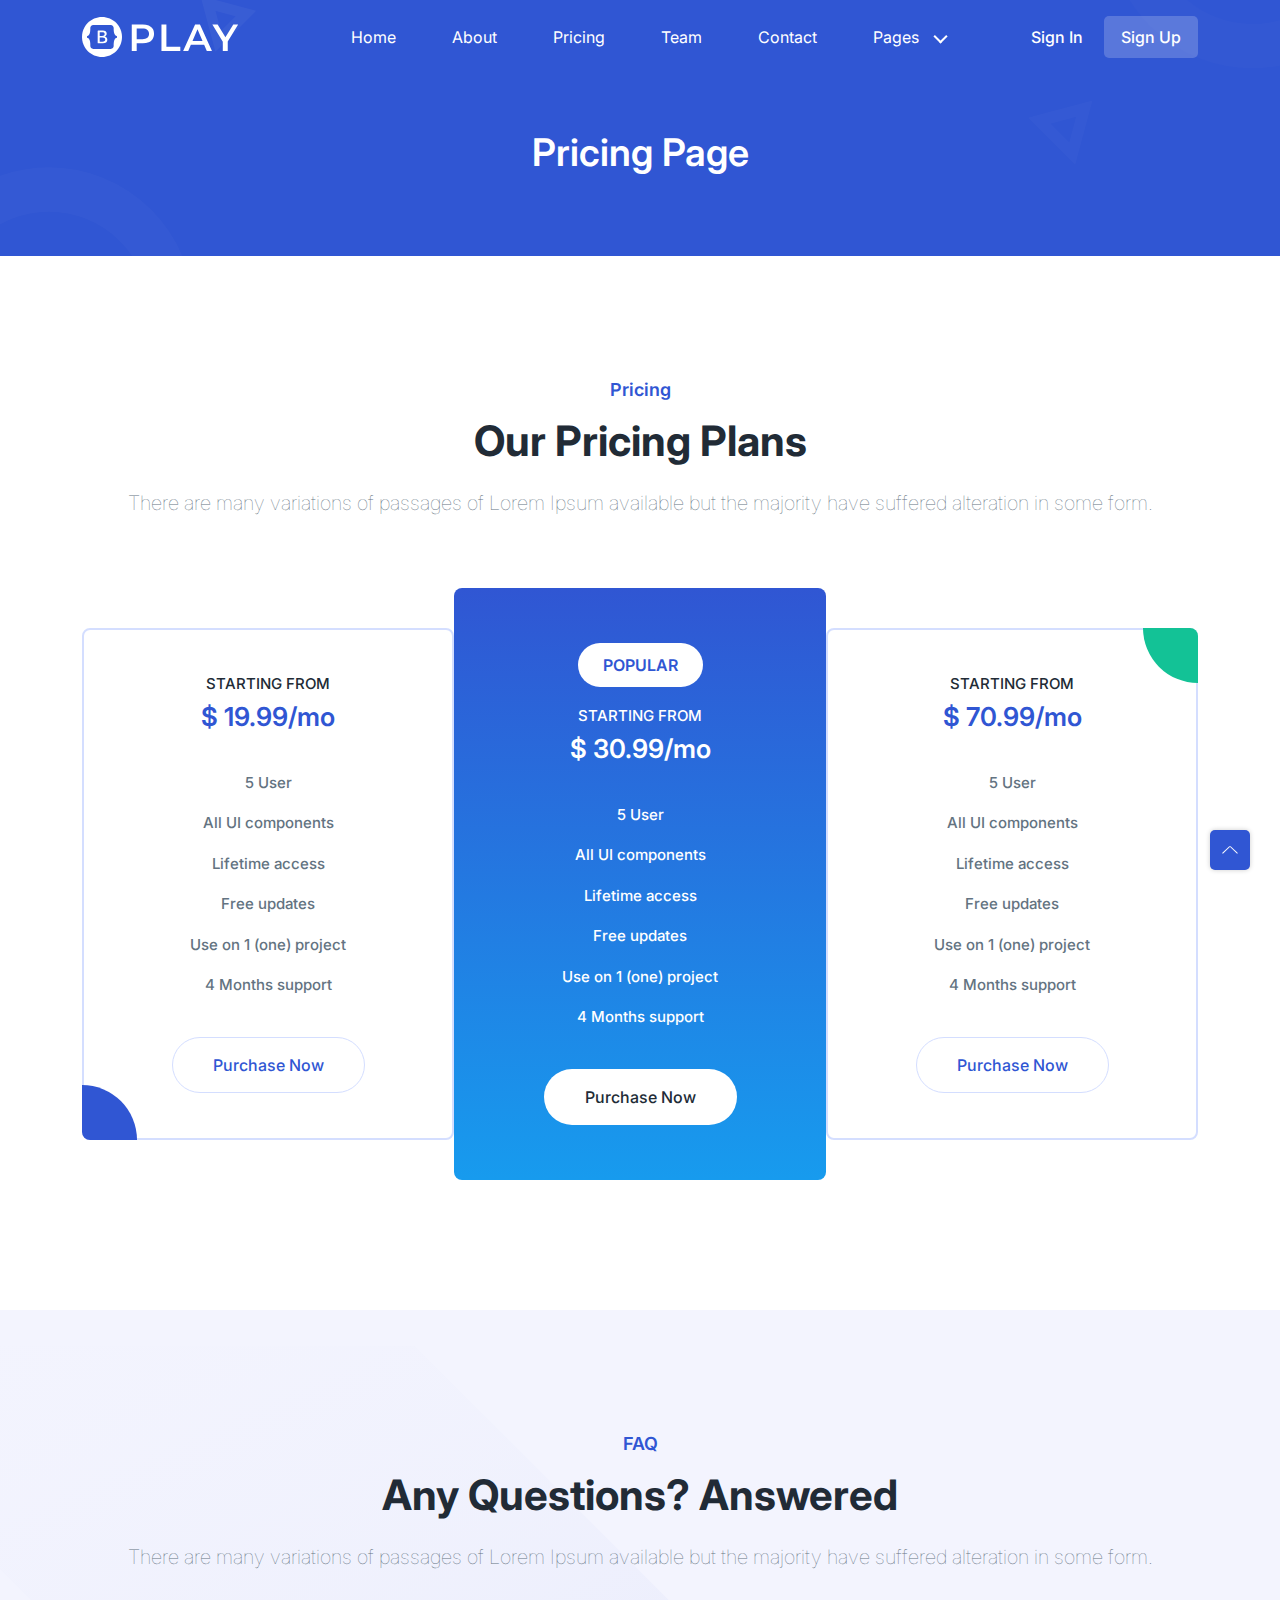
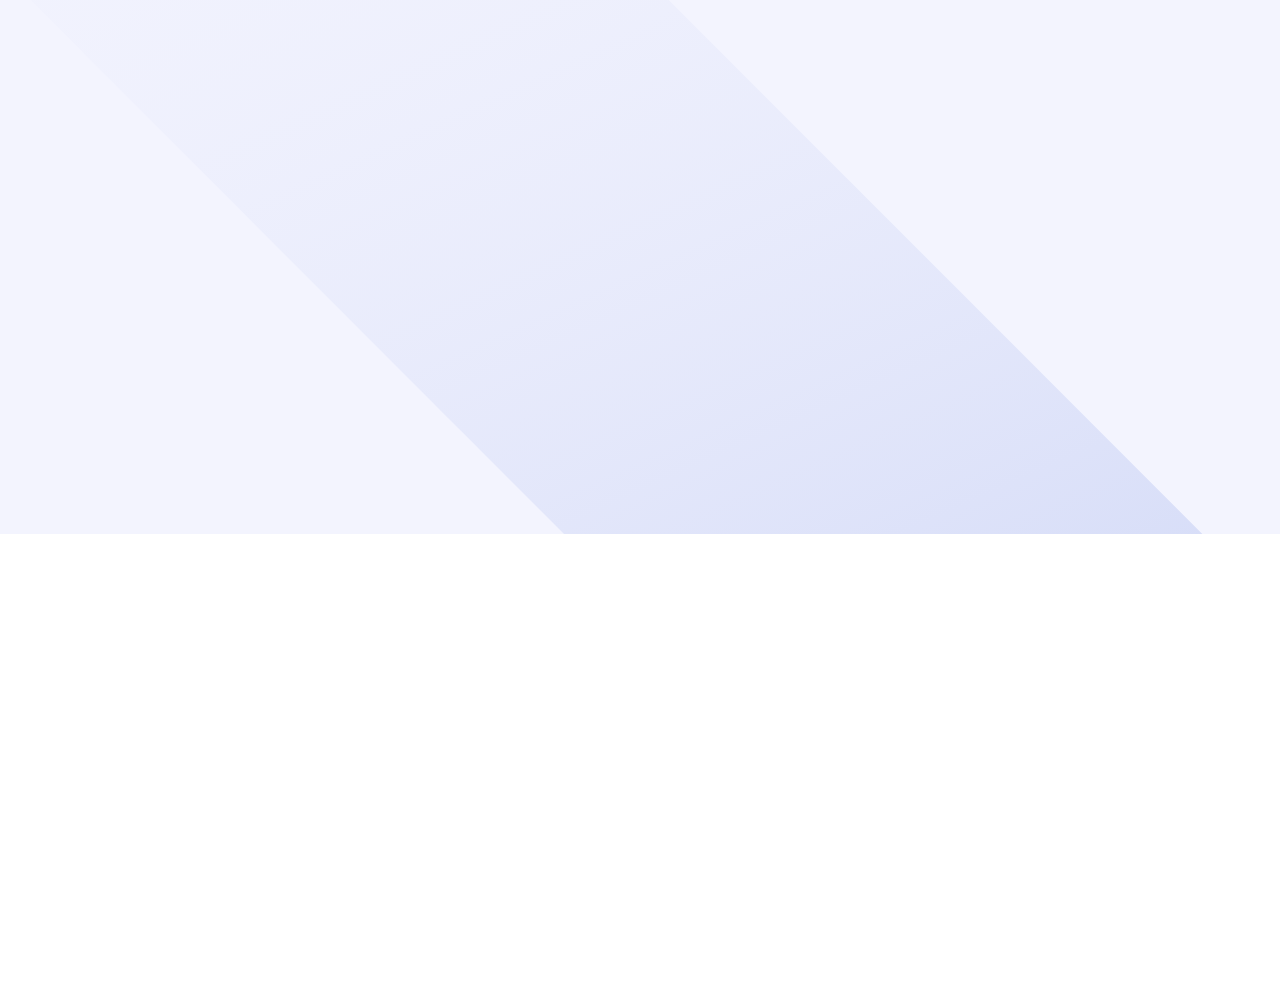
<file: pricing.html>
<!-- =========

	Template Name: Play
	Author: UIdeck
	Author URI: https://uideck.com/
	Support: https://uideck.com/support/
	Version: 1.1

========== -->

<!DOCTYPE html>
<html lang="en">
  <head>
    <meta charset="UTF-8" />
    <meta http-equiv="X-UA-Compatible" content="IE=edge" />
    <meta name="viewport" content="width=device-width, initial-scale=1.0" />
    <title>Play | Open source Project by UIdeck</title>

    <!--====== Favicon Icon ======-->
    <link
      rel="shortcut icon"
      href="assets/images/favicon.svg"
      type="image/svg"
    />

    <!-- ===== All CSS files ===== -->
    <link rel="stylesheet" href="assets/css/bootstrap.min.css" />
    <link rel="stylesheet" href="assets/css/animate.css" />
    <link rel="stylesheet" href="assets/css/lineicons.css" />
    <link rel="stylesheet" href="assets/css/ud-styles.css" />
  </head>
  <body>
    <!-- ====== Header Start ====== -->
    <header class="ud-header">
      <div class="container">
        <div class="row">
          <div class="col-lg-12">
            <nav class="navbar navbar-expand-lg">
              <a class="navbar-brand" href="index.html">
                <img src="assets/images/logo/logo.svg" alt="Logo" />
              </a>
              <button class="navbar-toggler">
                <span class="toggler-icon"> </span>
                <span class="toggler-icon"> </span>
                <span class="toggler-icon"> </span>
              </button>

              <div class="navbar-collapse">
                <ul id="nav" class="navbar-nav mx-auto">
                  <li class="nav-item">
                    <a class="ud-menu-scroll" href="#home">Home</a>
                  </li>

                  <li class="nav-item">
                    <a class="ud-menu-scroll" href="#about">About</a>
                  </li>
                  <li class="nav-item">
                    <a class="ud-menu-scroll" href="#pricing">Pricing</a>
                  </li>
                  <li class="nav-item">
                    <a class="ud-menu-scroll" href="#team">Team</a>
                  </li>
                  <li class="nav-item">
                    <a class="ud-menu-scroll" href="#contact">Contact</a>
                  </li>

                  <li class="nav-item nav-item-has-children">
                    <a href="javascript:void(0)"> Pages </a>
                    <ul class="ud-submenu">
                      <li class="ud-submenu-item">
                        <a href="about.html" class="ud-submenu-link">
                          About Page
                        </a>
                      </li>
                      <li class="ud-submenu-item">
                        <a href="pricing.html" class="ud-submenu-link">
                          Pricing Page
                        </a>
                      </li>
                      <li class="ud-submenu-item">
                        <a href="contact.html" class="ud-submenu-link">
                          Contact Page
                        </a>
                      </li>
                      <li class="ud-submenu-item">
                        <a href="blog.html" class="ud-submenu-link">
                          Blog Grid Page
                        </a>
                      </li>
                      <li class="ud-submenu-item">
                        <a href="blog-details.html" class="ud-submenu-link">
                          Blog Details Page
                        </a>
                      </li>
                      <li class="ud-submenu-item">
                        <a href="login.html" class="ud-submenu-link">
                          Sign In Page
                        </a>
                      </li>
                      <li class="ud-submenu-item">
                        <a href="404.html" class="ud-submenu-link">404 Page</a>
                      </li>
                    </ul>
                  </li>
                </ul>
              </div>

              <div class="navbar-btn d-none d-sm-inline-block">
                <a href="login.html" class="ud-main-btn ud-login-btn">
                  Sign In
                </a>
                <a class="ud-main-btn ud-white-btn" href="javascript:void(0)">
                  Sign Up
                </a>
              </div>
            </nav>
          </div>
        </div>
      </div>
    </header>
    <!-- ====== Header End ====== -->

    <!-- ====== Banner Start ====== -->
    <section class="ud-page-banner">
      <div class="container">
        <div class="row">
          <div class="col-lg-12">
            <div class="ud-banner-content">
              <h1>Pricing Page</h1>
            </div>
          </div>
        </div>
      </div>
    </section>
    <!-- ====== Banner End ====== -->

    <!-- ====== Pricing Start ====== -->
    <section id="pricing" class="ud-pricing">
      <div class="container">
        <div class="row">
          <div class="col-lg-12">
            <div class="ud-section-title mx-auto text-center">
              <span>Pricing</span>
              <h2>Our Pricing Plans</h2>
              <p>
                There are many variations of passages of Lorem Ipsum available
                but the majority have suffered alteration in some form.
              </p>
            </div>
          </div>
        </div>

        <div class="row g-0 align-items-center justify-content-center">
          <div class="col-lg-4 col-md-6 col-sm-10">
            <div
              class="ud-single-pricing first-item wow fadeInUp"
              data-wow-delay=".15s"
            >
              <div class="ud-pricing-header">
                <h3>STARTING FROM</h3>
                <h4>$ 19.99/mo</h4>
              </div>
              <div class="ud-pricing-body">
                <ul>
                  <li>5 User</li>
                  <li>All UI components</li>
                  <li>Lifetime access</li>
                  <li>Free updates</li>
                  <li>Use on 1 (one) project</li>
                  <li>4 Months support</li>
                </ul>
              </div>
              <div class="ud-pricing-footer">
                <a href="javascript:void(0)" class="ud-main-btn ud-border-btn">
                  Purchase Now
                </a>
              </div>
            </div>
          </div>
          <div class="col-lg-4 col-md-6 col-sm-10">
            <div
              class="ud-single-pricing active wow fadeInUp"
              data-wow-delay=".1s"
            >
              <span class="ud-popular-tag">POPULAR</span>
              <div class="ud-pricing-header">
                <h3>STARTING FROM</h3>
                <h4>$ 30.99/mo</h4>
              </div>
              <div class="ud-pricing-body">
                <ul>
                  <li>5 User</li>
                  <li>All UI components</li>
                  <li>Lifetime access</li>
                  <li>Free updates</li>
                  <li>Use on 1 (one) project</li>
                  <li>4 Months support</li>
                </ul>
              </div>
              <div class="ud-pricing-footer">
                <a href="javascript:void(0)" class="ud-main-btn ud-white-btn">
                  Purchase Now
                </a>
              </div>
            </div>
          </div>
          <div class="col-lg-4 col-md-6 col-sm-10">
            <div
              class="ud-single-pricing last-item wow fadeInUp"
              data-wow-delay=".15s"
            >
              <div class="ud-pricing-header">
                <h3>STARTING FROM</h3>
                <h4>$ 70.99/mo</h4>
              </div>
              <div class="ud-pricing-body">
                <ul>
                  <li>5 User</li>
                  <li>All UI components</li>
                  <li>Lifetime access</li>
                  <li>Free updates</li>
                  <li>Use on 1 (one) project</li>
                  <li>4 Months support</li>
                </ul>
              </div>
              <div class="ud-pricing-footer">
                <a href="javascript:void(0)" class="ud-main-btn ud-border-btn">
                  Purchase Now
                </a>
              </div>
            </div>
          </div>
        </div>
      </div>
    </section>
    <!-- ====== Pricing End ====== -->

    <!-- ====== FAQ Start ====== -->
    <section id="faq" class="ud-faq">
      <div class="shape">
        <img src="assets/images/faq/shape.svg" alt="shape" />
      </div>
      <div class="container">
        <div class="row">
          <div class="col-lg-12">
            <div class="ud-section-title text-center mx-auto">
              <span>FAQ</span>
              <h2>Any Questions? Answered</h2>
              <p>
                There are many variations of passages of Lorem Ipsum available
                but the majority have suffered alteration in some form.
              </p>
            </div>
          </div>
        </div>

        <div class="row">
          <div class="col-lg-6">
            <div class="ud-single-faq wow fadeInUp" data-wow-delay=".1s">
              <div class="accordion">
                <button
                  class="ud-faq-btn collapsed"
                  data-bs-toggle="collapse"
                  data-bs-target="#collapseOne"
                >
                  <span class="icon flex-shrink-0">
                    <i class="lni lni-chevron-down"></i>
                  </span>
                  <span>How to use UIdeck?</span>
                </button>
                <div id="collapseOne" class="accordion-collapse collapse">
                  <div class="ud-faq-body">
                    Lorem Ipsum is simply dummy text of the printing and
                    typesetting industry. Lorem Ipsum has been the industry's
                    standard dummy text ever since the 1500s, when an unknown
                    printer took a galley of type and scrambled it to make a
                    type specimen book.
                  </div>
                </div>
              </div>
            </div>
            <div class="ud-single-faq wow fadeInUp" data-wow-delay=".15s">
              <div class="accordion">
                <button
                  class="ud-faq-btn collapsed"
                  data-bs-toggle="collapse"
                  data-bs-target="#collapseTwo"
                >
                  <span class="icon flex-shrink-0">
                    <i class="lni lni-chevron-down"></i>
                  </span>
                  <span>How to download icons from Lineicons?</span>
                </button>
                <div id="collapseTwo" class="accordion-collapse collapse">
                  <div class="ud-faq-body">
                    Lorem Ipsum is simply dummy text of the printing and
                    typesetting industry. Lorem Ipsum has been the industry's
                    standard dummy text ever since the 1500s, when an unknown
                    printer took a galley of type and scrambled it to make a
                    type specimen book.
                  </div>
                </div>
              </div>
            </div>
            <div class="ud-single-faq wow fadeInUp" data-wow-delay=".2s">
              <div class="accordion">
                <button
                  class="ud-faq-btn collapsed"
                  data-bs-toggle="collapse"
                  data-bs-target="#collapseThree"
                >
                  <span class="icon flex-shrink-0">
                    <i class="lni lni-chevron-down"></i>
                  </span>
                  <span>Is GrayGrids part of UIdeck?</span>
                </button>
                <div id="collapseThree" class="accordion-collapse collapse">
                  <div class="ud-faq-body">
                    Lorem Ipsum is simply dummy text of the printing and
                    typesetting industry. Lorem Ipsum has been the industry's
                    standard dummy text ever since the 1500s, when an unknown
                    printer took a galley of type and scrambled it to make a
                    type specimen book.
                  </div>
                </div>
              </div>
            </div>
          </div>
          <div class="col-lg-6">
            <div class="ud-single-faq wow fadeInUp" data-wow-delay=".1s">
              <div class="accordion">
                <button
                  class="ud-faq-btn collapsed"
                  data-bs-toggle="collapse"
                  data-bs-target="#collapseFour"
                >
                  <span class="icon flex-shrink-0">
                    <i class="lni lni-chevron-down"></i>
                  </span>
                  <span>Can I use this template for commercial project?</span>
                </button>
                <div id="collapseFour" class="accordion-collapse collapse">
                  <div class="ud-faq-body">
                    Lorem Ipsum is simply dummy text of the printing and
                    typesetting industry. Lorem Ipsum has been the industry's
                    standard dummy text ever since the 1500s, when an unknown
                    printer took a galley of type and scrambled it to make a
                    type specimen book.
                  </div>
                </div>
              </div>
            </div>
            <div class="ud-single-faq wow fadeInUp" data-wow-delay=".15s">
              <div class="accordion">
                <button
                  class="ud-faq-btn collapsed"
                  data-bs-toggle="collapse"
                  data-bs-target="#collapseFive"
                >
                  <span class="icon flex-shrink-0">
                    <i class="lni lni-chevron-down"></i>
                  </span>
                  <span>Do you have plan releasing Play Pro?</span>
                </button>
                <div id="collapseFive" class="accordion-collapse collapse">
                  <div class="ud-faq-body">
                    Lorem Ipsum is simply dummy text of the printing and
                    typesetting industry. Lorem Ipsum has been the industry's
                    standard dummy text ever since the 1500s, when an unknown
                    printer took a galley of type and scrambled it to make a
                    type specimen book.
                  </div>
                </div>
              </div>
            </div>
            <div class="ud-single-faq wow fadeInUp" data-wow-delay=".2s">
              <div class="accordion">
                <button
                  class="ud-faq-btn collapsed"
                  data-bs-toggle="collapse"
                  data-bs-target="#collapseSix"
                >
                  <span class="icon flex-shrink-0">
                    <i class="lni lni-chevron-down"></i>
                  </span>
                  <span>Where and how to host this template?</span>
                </button>
                <div id="collapseSix" class="accordion-collapse collapse">
                  <div class="ud-faq-body">
                    Lorem Ipsum is simply dummy text of the printing and
                    typesetting industry. Lorem Ipsum has been the industry's
                    standard dummy text ever since the 1500s, when an unknown
                    printer took a galley of type and scrambled it to make a
                    type specimen book.
                  </div>
                </div>
              </div>
            </div>
          </div>
        </div>
      </div>
    </section>
    <!-- ====== FAQ End ====== -->

    <!-- ====== Footer Start ====== -->
    <footer class="ud-footer wow fadeInUp" data-wow-delay=".15s">
      <div class="shape shape-1">
        <img src="assets/images/footer/shape-1.svg" alt="shape" />
      </div>
      <div class="shape shape-2">
        <img src="assets/images/footer/shape-2.svg" alt="shape" />
      </div>
      <div class="shape shape-3">
        <img src="assets/images/footer/shape-3.svg" alt="shape" />
      </div>
      <div class="ud-footer-widgets">
        <div class="container">
          <div class="row">
            <div class="col-xl-3 col-lg-4 col-md-6">
              <div class="ud-widget">
                <a href="index.html" class="ud-footer-logo">
                  <img src="assets/images/logo/logo.svg" alt="logo" />
                </a>
                <p class="ud-widget-desc">
                  We create digital experiences for brands and companies by
                  using technology.
                </p>
                <ul class="ud-widget-socials">
                  <li>
                    <a href="https://twitter.com/MusharofChy">
                      <i class="lni lni-facebook-filled"></i>
                    </a>
                  </li>
                  <li>
                    <a href="https://twitter.com/MusharofChy">
                      <i class="lni lni-twitter-filled"></i>
                    </a>
                  </li>
                  <li>
                    <a href="https://twitter.com/MusharofChy">
                      <i class="lni lni-instagram-filled"></i>
                    </a>
                  </li>
                  <li>
                    <a href="https://twitter.com/MusharofChy">
                      <i class="lni lni-linkedin-original"></i>
                    </a>
                  </li>
                </ul>
              </div>
            </div>

            <div class="col-xl-2 col-lg-2 col-md-6 col-sm-6">
              <div class="ud-widget">
                <h5 class="ud-widget-title">About Us</h5>
                <ul class="ud-widget-links">
                  <li>
                    <a href="javascript:void(0)">Home</a>
                  </li>
                  <li>
                    <a href="javascript:void(0)">Features</a>
                  </li>
                  <li>
                    <a href="javascript:void(0)">About</a>
                  </li>
                  <li>
                    <a href="javascript:void(0)">Testimonial</a>
                  </li>
                </ul>
              </div>
            </div>
            <div class="col-xl-2 col-lg-3 col-md-6 col-sm-6">
              <div class="ud-widget">
                <h5 class="ud-widget-title">Features</h5>
                <ul class="ud-widget-links">
                  <li>
                    <a href="javascript:void(0)">How it works</a>
                  </li>
                  <li>
                    <a href="javascript:void(0)">Privacy policy</a>
                  </li>
                  <li>
                    <a href="javascript:void(0)">Terms of service</a>
                  </li>
                  <li>
                    <a href="javascript:void(0)">Refund policy</a>
                  </li>
                </ul>
              </div>
            </div>
            <div class="col-xl-2 col-lg-3 col-md-6 col-sm-6">
              <div class="ud-widget">
                <h5 class="ud-widget-title">Our Products</h5>
                <ul class="ud-widget-links">
                  <li>
                    <a
                      href="https://lineicons.com/"
                      rel="nofollow noopner"
                      target="_blank"
                      >Lineicons
                    </a>
                  </li>
                  <li>
                    <a
                      href="https://ecommercehtml.com/"
                      rel="nofollow noopner"
                      target="_blank"
                      >Ecommerce HTML</a
                    >
                  </li>
                  <li>
                    <a
                      href="https://ayroui.com/"
                      rel="nofollow noopner"
                      target="_blank"
                      >Ayro UI</a
                    >
                  </li>
                  <li>
                    <a
                      href="https://graygrids.com/"
                      rel="nofollow noopner"
                      target="_blank"
                      >Plain Admin</a
                    >
                  </li>
                </ul>
              </div>
            </div>
            <div class="col-xl-3 col-lg-6 col-md-8 col-sm-10">
              <div class="ud-widget">
                <h5 class="ud-widget-title">Partners</h5>
                <ul class="ud-widget-brands">
                  <li>
                    <a
                      href="https://ayroui.com/"
                      rel="nofollow noopner"
                      target="_blank"
                    >
                      <img
                        src="assets/images/footer/brands/ayroui.svg"
                        alt="ayroui"
                      />
                    </a>
                  </li>
                  <li>
                    <a
                      href="https://ecommercehtml.com/"
                      rel="nofollow noopner"
                      target="_blank"
                    >
                      <img
                        src="assets/images/footer/brands/ecommerce-html.svg"
                        alt="ecommerce-html"
                      />
                    </a>
                  </li>
                  <li>
                    <a
                      href="https://graygrids.com/"
                      rel="nofollow noopner"
                      target="_blank"
                    >
                      <img
                        src="assets/images/footer/brands/graygrids.svg"
                        alt="graygrids"
                      />
                    </a>
                  </li>
                  <li>
                    <a
                      href="https://lineicons.com/"
                      rel="nofollow noopner"
                      target="_blank"
                    >
                      <img
                        src="assets/images/footer/brands/lineicons.svg"
                        alt="lineicons"
                      />
                    </a>
                  </li>
                  <li>
                    <a
                      href="https://uideck.com/"
                      rel="nofollow noopner"
                      target="_blank"
                    >
                      <img
                        src="assets/images/footer/brands/uideck.svg"
                        alt="uideck"
                      />
                    </a>
                  </li>
                  <li>
                    <a
                      href="https://tailwindtemplates.co/"
                      rel="nofollow noopner"
                      target="_blank"
                    >
                      <img
                        src="assets/images/footer/brands/tailwindtemplates.svg"
                        alt="tailwindtemplates"
                      />
                    </a>
                  </li>
                </ul>
              </div>
            </div>
          </div>
        </div>
      </div>
      <div class="ud-footer-bottom">
        <div class="container">
          <div class="row">
            <div class="col-md-8">
              <ul class="ud-footer-bottom-left">
                <li>
                  <a href="javascript:void(0)">Privacy policy</a>
                </li>
                <li>
                  <a href="javascript:void(0)">Support policy</a>
                </li>
                <li>
                  <a href="javascript:void(0)">Terms of service</a>
                </li>
              </ul>
            </div>
            <div class="col-md-4">
              <p class="ud-footer-bottom-right">
                Designed and Developed by
                <a href="https://uideck.com" rel="nofollow">UIdeck</a>
              </p>
            </div>
          </div>
        </div>
      </div>
    </footer>
    <!-- ====== Footer End ====== -->

    <!-- ====== Back To Top Start ====== -->
    <a href="javascript:void(0)" class="back-to-top">
      <i class="lni lni-chevron-up"> </i>
    </a>
    <!-- ====== Back To Top End ====== -->

    <!-- ====== All Javascript Files ====== -->
    <script src="assets/js/bootstrap.bundle.min.js"></script>
    <script src="assets/js/wow.min.js"></script>
    <script src="assets/js/main.js"></script>
  </body>
</html>
</file>
<file: css/prettyPhoto.css>
div.pp_default .pp_top,div.pp_default .pp_top .pp_middle,div.pp_default .pp_top .pp_left,div.pp_default .pp_top .pp_right,div.pp_default .pp_bottom,div.pp_default .pp_bottom .pp_left,div.pp_default .pp_bottom .pp_middle,div.pp_default .pp_bottom .pp_right{height:13px}
div.pp_default .pp_top .pp_left{background:url(../images/prettyPhoto/default/sprite.png) -78px -93px no-repeat}
div.pp_default .pp_top .pp_middle{background:url(../images/prettyPhoto/default/sprite_x.png) top left repeat-x}
div.pp_default .pp_top .pp_right{background:url(../images/prettyPhoto/default/sprite.png) -112px -93px no-repeat}
div.pp_default .pp_content .ppt{color:#f8f8f8}
div.pp_default .pp_content_container .pp_left{background:url(../images/prettyPhoto/default/sprite_y.png) -7px 0 repeat-y;padding-left:13px}
div.pp_default .pp_content_container .pp_right{background:url(../images/prettyPhoto/default/sprite_y.png) top right repeat-y;padding-right:13px}
div.pp_default .pp_next:hover{background:url(../images/prettyPhoto/default/sprite_next.png) center right no-repeat;cursor:pointer}
div.pp_default .pp_previous:hover{background:url(../images/prettyPhoto/default/sprite_prev.png) center left no-repeat;cursor:pointer}
div.pp_default .pp_expand{background:url(../images/prettyPhoto/default/sprite.png) 0 -29px no-repeat;cursor:pointer;height:28px;width:28px}
div.pp_default .pp_expand:hover{background:url(../images/prettyPhoto/default/sprite.png) 0 -56px no-repeat;cursor:pointer}
div.pp_default .pp_contract{background:url(../images/prettyPhoto/default/sprite.png) 0 -84px no-repeat;cursor:pointer;height:28px;width:28px}
div.pp_default .pp_contract:hover{background:url(../images/prettyPhoto/default/sprite.png) 0 -113px no-repeat;cursor:pointer}
div.pp_default .pp_close{background:url(../images/prettyPhoto/default/sprite.png) 2px 1px no-repeat;cursor:pointer;height:30px;width:30px}
div.pp_default .pp_gallery ul li a{background:url(../images/prettyPhoto/default/default_thumb.png) center center #f8f8f8;border:1px solid #aaa}
div.pp_default .pp_social{margin-top:7px}
div.pp_default .pp_gallery a.pp_arrow_previous,div.pp_default .pp_gallery a.pp_arrow_next{left:auto;position:static}
div.pp_default .pp_nav .pp_play,div.pp_default .pp_nav .pp_pause{background:url(../images/prettyPhoto/default/sprite.png) -51px 1px no-repeat;height:30px;width:30px}
div.pp_default .pp_nav .pp_pause{background-position:-51px -29px}
div.pp_default a.pp_arrow_previous,div.pp_default a.pp_arrow_next{background:url(../images/prettyPhoto/default/sprite.png) -31px -3px no-repeat;height:20px;margin:4px 0 0;width:20px}
div.pp_default a.pp_arrow_next{background-position:-82px -3px;left:52px}
div.pp_default .pp_content_container .pp_details{margin-top:5px}
div.pp_default .pp_nav{clear:none;height:30px;position:relative;width:110px}
div.pp_default .pp_nav .currentTextHolder{color:#999;font-family:Georgia;font-size:11px;font-style:italic;left:75px;line-height:25px;margin:0;padding:0 0 0 10px;position:absolute;top:2px}
div.pp_default .pp_close:hover,div.pp_default .pp_nav .pp_play:hover,div.pp_default .pp_nav .pp_pause:hover,div.pp_default .pp_arrow_next:hover,div.pp_default .pp_arrow_previous:hover{opacity:0.7}
div.pp_default .pp_description{font-size:11px;font-weight:700;line-height:14px;margin:5px 50px 5px 0}
div.pp_default .pp_bottom .pp_left{background:url(../images/prettyPhoto/default/sprite.png) -78px -127px no-repeat}
div.pp_default .pp_bottom .pp_middle{background:url(../images/prettyPhoto/default/sprite_x.png) bottom left repeat-x}
div.pp_default .pp_bottom .pp_right{background:url(../images/prettyPhoto/default/sprite.png) -112px -127px no-repeat}
div.pp_default .pp_loaderIcon{background:url(../images/prettyPhoto/default/loader.gif) center center no-repeat}
div.light_rounded .pp_top .pp_left{background:url(../images/prettyPhoto/light_rounded/sprite.png) -88px -53px no-repeat}
div.light_rounded .pp_top .pp_right{background:url(../images/prettyPhoto/light_rounded/sprite.png) -110px -53px no-repeat}
div.light_rounded .pp_next:hover{background:url(../images/prettyPhoto/light_rounded/btnNext.png) center right no-repeat;cursor:pointer}
div.light_rounded .pp_previous:hover{background:url(../images/prettyPhoto/light_rounded/btnPrevious.png) center left no-repeat;cursor:pointer}
div.light_rounded .pp_expand{background:url(../images/prettyPhoto/light_rounded/sprite.png) -31px -26px no-repeat;cursor:pointer}
div.light_rounded .pp_expand:hover{background:url(../images/prettyPhoto/light_rounded/sprite.png) -31px -47px no-repeat;cursor:pointer}
div.light_rounded .pp_contract{background:url(../images/prettyPhoto/light_rounded/sprite.png) 0 -26px no-repeat;cursor:pointer}
div.light_rounded .pp_contract:hover{background:url(../images/prettyPhoto/light_rounded/sprite.png) 0 -47px no-repeat;cursor:pointer}
div.light_rounded .pp_close{background:url(../images/prettyPhoto/light_rounded/sprite.png) -1px -1px no-repeat;cursor:pointer;height:22px;width:75px}
div.light_rounded .pp_nav .pp_play{background:url(../images/prettyPhoto/light_rounded/sprite.png) -1px -100px no-repeat;height:15px;width:14px}
div.light_rounded .pp_nav .pp_pause{background:url(../images/prettyPhoto/light_rounded/sprite.png) -24px -100px no-repeat;height:15px;width:14px}
div.light_rounded .pp_arrow_previous{background:url(../images/prettyPhoto/light_rounded/sprite.png) 0 -71px no-repeat}
div.light_rounded .pp_arrow_next{background:url(../images/prettyPhoto/light_rounded/sprite.png) -22px -71px no-repeat}
div.light_rounded .pp_bottom .pp_left{background:url(../images/prettyPhoto/light_rounded/sprite.png) -88px -80px no-repeat}
div.light_rounded .pp_bottom .pp_right{background:url(../images/prettyPhoto/light_rounded/sprite.png) -110px -80px no-repeat}
div.dark_rounded .pp_top .pp_left{background:url(../images/prettyPhoto/dark_rounded/sprite.png) -88px -53px no-repeat}
div.dark_rounded .pp_top .pp_right{background:url(../images/prettyPhoto/dark_rounded/sprite.png) -110px -53px no-repeat}
div.dark_rounded .pp_content_container .pp_left{background:url(../images/prettyPhoto/dark_rounded/contentPattern.png) top left repeat-y}
div.dark_rounded .pp_content_container .pp_right{background:url(../images/prettyPhoto/dark_rounded/contentPattern.png) top right repeat-y}
div.dark_rounded .pp_next:hover{background:url(../images/prettyPhoto/dark_rounded/btnNext.png) center right no-repeat;cursor:pointer}
div.dark_rounded .pp_previous:hover{background:url(../images/prettyPhoto/dark_rounded/btnPrevious.png) center left no-repeat;cursor:pointer}
div.dark_rounded .pp_expand{background:url(../images/prettyPhoto/dark_rounded/sprite.png) -31px -26px no-repeat;cursor:pointer}
div.dark_rounded .pp_expand:hover{background:url(../images/prettyPhoto/dark_rounded/sprite.png) -31px -47px no-repeat;cursor:pointer}
div.dark_rounded .pp_contract{background:url(../images/prettyPhoto/dark_rounded/sprite.png) 0 -26px no-repeat;cursor:pointer}
div.dark_rounded .pp_contract:hover{background:url(../images/prettyPhoto/dark_rounded/sprite.png) 0 -47px no-repeat;cursor:pointer}
div.dark_rounded .pp_close{background:url(../images/prettyPhoto/dark_rounded/sprite.png) -1px -1px no-repeat;cursor:pointer;height:22px;width:75px}
div.dark_rounded .pp_description{color:#fff;margin-right:85px}
div.dark_rounded .pp_nav .pp_play{background:url(../images/prettyPhoto/dark_rounded/sprite.png) -1px -100px no-repeat;height:15px;width:14px}
div.dark_rounded .pp_nav .pp_pause{background:url(../images/prettyPhoto/dark_rounded/sprite.png) -24px -100px no-repeat;height:15px;width:14px}
div.dark_rounded .pp_arrow_previous{background:url(../images/prettyPhoto/dark_rounded/sprite.png) 0 -71px no-repeat}
div.dark_rounded .pp_arrow_next{background:url(../images/prettyPhoto/dark_rounded/sprite.png) -22px -71px no-repeat}
div.dark_rounded .pp_bottom .pp_left{background:url(../images/prettyPhoto/dark_rounded/sprite.png) -88px -80px no-repeat}
div.dark_rounded .pp_bottom .pp_right{background:url(../images/prettyPhoto/dark_rounded/sprite.png) -110px -80px no-repeat}
div.dark_rounded .pp_loaderIcon{background:url(../images/prettyPhoto/dark_rounded/loader.gif) center center no-repeat}
div.dark_square .pp_left,div.dark_square .pp_middle,div.dark_square .pp_right,div.dark_square .pp_content{background:#000}
div.dark_square .pp_description{color:#fff;margin:0 85px 0 0}
div.dark_square .pp_loaderIcon{background:url(../images/prettyPhoto/dark_square/loader.gif) center center no-repeat}
div.dark_square .pp_expand{background:url(../images/prettyPhoto/dark_square/sprite.png) -31px -26px no-repeat;cursor:pointer}
div.dark_square .pp_expand:hover{background:url(../images/prettyPhoto/dark_square/sprite.png) -31px -47px no-repeat;cursor:pointer}
div.dark_square .pp_contract{background:url(../images/prettyPhoto/dark_square/sprite.png) 0 -26px no-repeat;cursor:pointer}
div.dark_square .pp_contract:hover{background:url(../images/prettyPhoto/dark_square/sprite.png) 0 -47px no-repeat;cursor:pointer}
div.dark_square .pp_close{background:url(../images/prettyPhoto/dark_square/sprite.png) -1px -1px no-repeat;cursor:pointer;height:22px;width:75px}
div.dark_square .pp_nav{clear:none}
div.dark_square .pp_nav .pp_play{background:url(../images/prettyPhoto/dark_square/sprite.png) -1px -100px no-repeat;height:15px;width:14px}
div.dark_square .pp_nav .pp_pause{background:url(../images/prettyPhoto/dark_square/sprite.png) -24px -100px no-repeat;height:15px;width:14px}
div.dark_square .pp_arrow_previous{background:url(../images/prettyPhoto/dark_square/sprite.png) 0 -71px no-repeat}
div.dark_square .pp_arrow_next{background:url(../images/prettyPhoto/dark_square/sprite.png) -22px -71px no-repeat}
div.dark_square .pp_next:hover{background:url(../images/prettyPhoto/dark_square/btnNext.png) center right no-repeat;cursor:pointer}
div.dark_square .pp_previous:hover{background:url(../images/prettyPhoto/dark_square/btnPrevious.png) center left no-repeat;cursor:pointer}
div.light_square .pp_expand{background:url(../images/prettyPhoto/light_square/sprite.png) -31px -26px no-repeat;cursor:pointer}
div.light_square .pp_expand:hover{background:url(../images/prettyPhoto/light_square/sprite.png) -31px -47px no-repeat;cursor:pointer}
div.light_square .pp_contract{background:url(../images/prettyPhoto/light_square/sprite.png) 0 -26px no-repeat;cursor:pointer}
div.light_square .pp_contract:hover{background:url(../images/prettyPhoto/light_square/sprite.png) 0 -47px no-repeat;cursor:pointer}
div.light_square .pp_close{background:url(../images/prettyPhoto/light_square/sprite.png) -1px -1px no-repeat;cursor:pointer;height:22px;width:75px}
div.light_square .pp_nav .pp_play{background:url(../images/prettyPhoto/light_square/sprite.png) -1px -100px no-repeat;height:15px;width:14px}
div.light_square .pp_nav .pp_pause{background:url(../images/prettyPhoto/light_square/sprite.png) -24px -100px no-repeat;height:15px;width:14px}
div.light_square .pp_arrow_previous{background:url(../images/prettyPhoto/light_square/sprite.png) 0 -71px no-repeat}
div.light_square .pp_arrow_next{background:url(../images/prettyPhoto/light_square/sprite.png) -22px -71px no-repeat}
div.light_square .pp_next:hover{background:url(../images/prettyPhoto/light_square/btnNext.png) center right no-repeat;cursor:pointer}
div.light_square .pp_previous:hover{background:url(../images/prettyPhoto/light_square/btnPrevious.png) center left no-repeat;cursor:pointer}
div.facebook .pp_top .pp_left{background:url(../images/prettyPhoto/facebook/sprite.png) -88px -53px no-repeat}
div.facebook .pp_top .pp_middle{background:url(../images/prettyPhoto/facebook/contentPatternTop.png) top left repeat-x}
div.facebook .pp_top .pp_right{background:url(../images/prettyPhoto/facebook/sprite.png) -110px -53px no-repeat}
div.facebook .pp_content_container .pp_left{background:url(../images/prettyPhoto/facebook/contentPatternLeft.png) top left repeat-y}
div.facebook .pp_content_container .pp_right{background:url(../images/prettyPhoto/facebook/contentPatternRight.png) top right repeat-y}
div.facebook .pp_expand{background:url(../images/prettyPhoto/facebook/sprite.png) -31px -26px no-repeat;cursor:pointer}
div.facebook .pp_expand:hover{background:url(../images/prettyPhoto/facebook/sprite.png) -31px -47px no-repeat;cursor:pointer}
div.facebook .pp_contract{background:url(../images/prettyPhoto/facebook/sprite.png) 0 -26px no-repeat;cursor:pointer}
div.facebook .pp_contract:hover{background:url(../images/prettyPhoto/facebook/sprite.png) 0 -47px no-repeat;cursor:pointer}
div.facebook .pp_close{background:url(../images/prettyPhoto/facebook/sprite.png) -1px -1px no-repeat;cursor:pointer;height:22px;width:22px}
div.facebook .pp_description{margin:0 37px 0 0}
div.facebook .pp_loaderIcon{background:url(../images/prettyPhoto/facebook/loader.gif) center center no-repeat}
div.facebook .pp_arrow_previous{background:url(../images/prettyPhoto/facebook/sprite.png) 0 -71px no-repeat;height:22px;margin-top:0;width:22px}
div.facebook .pp_arrow_previous.disabled{background-position:0 -96px;cursor:default}
div.facebook .pp_arrow_next{background:url(../images/prettyPhoto/facebook/sprite.png) -32px -71px no-repeat;height:22px;margin-top:0;width:22px}
div.facebook .pp_arrow_next.disabled{background-position:-32px -96px;cursor:default}
div.facebook .pp_nav{margin-top:0}
div.facebook .pp_nav p{font-size:15px;padding:0 3px 0 4px}
div.facebook .pp_nav .pp_play{background:url(../images/prettyPhoto/facebook/sprite.png) -1px -123px no-repeat;height:22px;width:22px}
div.facebook .pp_nav .pp_pause{background:url(../images/prettyPhoto/facebook/sprite.png) -32px -123px no-repeat;height:22px;width:22px}
div.facebook .pp_next:hover{background:url(../images/prettyPhoto/facebook/btnNext.png) center right no-repeat;cursor:pointer}
div.facebook .pp_previous:hover{background:url(../images/prettyPhoto/facebook/btnPrevious.png) center left no-repeat;cursor:pointer}
div.facebook .pp_bottom .pp_left{background:url(../images/prettyPhoto/facebook/sprite.png) -88px -80px no-repeat}
div.facebook .pp_bottom .pp_middle{background:url(../images/prettyPhoto/facebook/contentPatternBottom.png) top left repeat-x}
div.facebook .pp_bottom .pp_right{background:url(../images/prettyPhoto/facebook/sprite.png) -110px -80px no-repeat}
div.pp_pic_holder a:focus{outline:none}
div.pp_overlay{background:#000;display:none;left:0;position:absolute;top:0;width:100%;z-index:9500}
div.pp_pic_holder{display:none;position:absolute;width:100px;z-index:10000}
.pp_content{height:40px;min-width:40px}
* html .pp_content{width:40px}
.pp_content_container{position:relative;text-align:left;width:100%}
.pp_content_container .pp_left{padding-left:20px}
.pp_content_container .pp_right{padding-right:20px}
.pp_content_container .pp_details{float:left;margin:10px 0 2px}
.pp_description{display:none;margin:0}
.pp_social{float:left;margin:0}
.pp_social .facebook{float:left;margin-left:5px;overflow:hidden;width:55px}
.pp_social .twitter{float:left}
.pp_nav{clear:right;float:left;margin:3px 10px 0 0}
.pp_nav p{float:left;margin:2px 4px;white-space:nowrap}
.pp_nav .pp_play,.pp_nav .pp_pause{float:left;margin-right:4px;text-indent:-10000px}
a.pp_arrow_previous,a.pp_arrow_next{display:block;float:left;height:15px;margin-top:3px;overflow:hidden;text-indent:-10000px;width:14px}
.pp_hoverContainer{position:absolute;top:0;width:100%;z-index:2000}
.pp_gallery{display:none;left:50%;margin-top:-50px;position:absolute;z-index:10000}
.pp_gallery div{float:left;overflow:hidden;position:relative}
.pp_gallery ul{float:left;height:35px;margin:0 0 0 5px;padding:0;position:relative;white-space:nowrap}
.pp_gallery ul a{border:1px rgba(0,0,0,0.5) solid;display:block;float:left;height:33px;overflow:hidden}
.pp_gallery ul a img{border:0}
.pp_gallery li{display:block;float:left;margin:0 5px 0 0;padding:0}
.pp_gallery li.default a{background:url(../images/prettyPhoto/facebook/default_thumbnail.gif) 0 0 no-repeat;display:block;height:33px;width:50px}
.pp_gallery .pp_arrow_previous,.pp_gallery .pp_arrow_next{margin-top:7px!important}
a.pp_next{background:url(../images/prettyPhoto/light_rounded/btnNext.png) 10000px 10000px no-repeat;display:block;float:right;height:100%;text-indent:-10000px;width:49%}
a.pp_previous{background:url(../images/prettyPhoto/light_rounded/btnNext.png) 10000px 10000px no-repeat;display:block;float:left;height:100%;text-indent:-10000px;width:49%}
a.pp_expand,a.pp_contract{cursor:pointer;display:none;height:20px;position:absolute;right:30px;text-indent:-10000px;top:10px;width:20px;z-index:20000}
a.pp_close{display:block;line-height:22px;position:absolute;right:0;text-indent:-10000px;top:0}
.pp_loaderIcon{display:block;height:24px;left:50%;margin:-12px 0 0 -12px;position:absolute;top:50%;width:24px}
#pp_full_res{line-height:1!important}
#pp_full_res .pp_inline{text-align:left}
#pp_full_res .pp_inline p{margin:0 0 15px}
div.ppt{color:#fff;display:none;font-size:17px;margin:0 0 5px 15px;z-index:9999}
div.pp_default .pp_content,div.light_rounded .pp_content{background-color:#fff}
div.pp_default #pp_full_res .pp_inline,div.light_rounded .pp_content .ppt,div.light_rounded #pp_full_res .pp_inline,div.light_square .pp_content .ppt,div.light_square #pp_full_res .pp_inline,div.facebook .pp_content .ppt,div.facebook #pp_full_res .pp_inline{color:#000}
div.pp_default .pp_gallery ul li a:hover,div.pp_default .pp_gallery ul li.selected a,.pp_gallery ul a:hover,.pp_gallery li.selected a{border-color:#fff}
div.pp_default .pp_details,div.light_rounded .pp_details,div.dark_rounded .pp_details,div.dark_square .pp_details,div.light_square .pp_details,div.facebook .pp_details{position:relative}
div.light_rounded .pp_top .pp_middle,div.light_rounded .pp_content_container .pp_left,div.light_rounded .pp_content_container .pp_right,div.light_rounded .pp_bottom .pp_middle,div.light_square .pp_left,div.light_square .pp_middle,div.light_square .pp_right,div.light_square .pp_content,div.facebook .pp_content{background:#fff}
div.light_rounded .pp_description,div.light_square .pp_description{margin-right:85px}
div.light_rounded .pp_gallery a.pp_arrow_previous,div.light_rounded .pp_gallery a.pp_arrow_next,div.dark_rounded .pp_gallery a.pp_arrow_previous,div.dark_rounded .pp_gallery a.pp_arrow_next,div.dark_square .pp_gallery a.pp_arrow_previous,div.dark_square .pp_gallery a.pp_arrow_next,div.light_square .pp_gallery a.pp_arrow_previous,div.light_square .pp_gallery a.pp_arrow_next{margin-top:12px!important}
div.light_rounded .pp_arrow_previous.disabled,div.dark_rounded .pp_arrow_previous.disabled,div.dark_square .pp_arrow_previous.disabled,div.light_square .pp_arrow_previous.disabled{background-position:0 -87px;cursor:default}
div.light_rounded .pp_arrow_next.disabled,div.dark_rounded .pp_arrow_next.disabled,div.dark_square .pp_arrow_next.disabled,div.light_square .pp_arrow_next.disabled{background-position:-22px -87px;cursor:default}
div.light_rounded .pp_loaderIcon,div.light_square .pp_loaderIcon{background:url(../images/prettyPhoto/light_rounded/loader.gif) center center no-repeat}
div.dark_rounded .pp_top .pp_middle,div.dark_rounded .pp_content,div.dark_rounded .pp_bottom .pp_middle{background:url(../images/prettyPhoto/dark_rounded/contentPattern.png) top left repeat}
div.dark_rounded .currentTextHolder,div.dark_square .currentTextHolder{color:#c4c4c4}
div.dark_rounded #pp_full_res .pp_inline,div.dark_square #pp_full_res .pp_inline{color:#fff}
.pp_top,.pp_bottom{height:20px;position:relative}
* html .pp_top,* html .pp_bottom{padding:0 20px}
.pp_top .pp_left,.pp_bottom .pp_left{height:20px;left:0;position:absolute;width:20px}
.pp_top .pp_middle,.pp_bottom .pp_middle{height:20px;left:20px;position:absolute;right:20px}
* html .pp_top .pp_middle,* html .pp_bottom .pp_middle{left:0;position:static}
.pp_top .pp_right,.pp_bottom .pp_right{height:20px;left:auto;position:absolute;right:0;top:0;width:20px}
.pp_fade,.pp_gallery li.default a img{display:none}
</file>
<file: css/style.css>
@charset "utf-8";
/* CSS Document */

/***** Import Reset File *****/

@import url("reset.css");

/***** Import @FontFace File *****/

@import url("fonts.css");

/***** General *****/

html, body { width:100%; margin:0; padding:0; font-family: Trebuchet MS,Arial,Helvetica,sans-serif; position:relative; color:#e2e2e2; text-align:left; line-height: 1.3em; background:#36393d url(../images/bg-body.jpg);}
#wrappage {margin:0 auto; padding:0; position:relative;}
.left { float:left;}
.right {float:right;}
.center{ text-align:center;}
.divider{ width:100%; margin-bottom:30px; float:left;}
a, img , button { outline: none; }
ul{overflow:hidden;}
/* http://sonspring.com/journal/clearing-floats */
.clear {clear: both;display: block;overflow: hidden;visibility: hidden;width: 0;height: 0;}
/* http://perishablepress.com/press/2008/02/05/lessons-learned-concerning-the-clearfix-css-hack */
.clearfix:after {clear: both;content: ' ';display: block;font-size: 0;line-height: 0;visibility: hidden;width: 0;height: 0;}
.clearfix {display: inline-block;}
* html .clearfix {height: 1%;}
.clearfix {display: block;}
button::-moz-focus-inner,
input[type="reset"]::-moz-focus-inner,
input[type="button"]::-moz-focus-inner,
input[type="submit"]::-moz-focus-inner {
border: 0;
}
button:focus,
input[type="reset"]:focus,
input[type="button"]:focus,
input[type="submit"]:focus {
border: 0;
}

/***** Typography & Element *****/

h1 {font-size:36px;}
h2 {font-size:30px;}
h3 {font-size:24px;}
h4 {font-size:18px;}
h5 {font-size:16px;}
h6 {font-size:14px;}
h1, h2, h3, h4, h5, h6 {margin:0; padding:0;}
p {font-size:14px; height:auto;line-height: 1.3em;}


/***** Page start*****/

.container{ width:100%; margin:-100px auto auto 0; position:fixed; top:50%;}
.top{ height:100px; margin:0; background:url(../images/bg-top.png) repeat-x bottom; position:relative;}
.energy{ height:20px; margin:0; background:url(../images/strip-e.png) top center repeat-x; position:absolute; bottom:-10px; z-index:510;}
.bg-button{ width:130px; height:130px; background: url(../images/bg-button.png) 0 0 no-repeat; display:block; position: absolute; bottom:-65px; right:0; z-index:500;}
.bg-e-button{ width:130px; height:130px; background: url(../images/bg-e-button.png) 0 0 no-repeat; display:block; position: absolute; bottom:-65px; right:0; z-index:510; opacity:0;}
a.open{ width:130px; height:130px; background: url(../images/start.png) 0 0 no-repeat; display:block; position: absolute; bottom:-65px; right:0; cursor:pointer; z-index:1000;}
a.open:hover{ background: url(../images/start.png) 0 -130px no-repeat;}
a.open img{opacity:0;}
.top-block{width:820px; height:100px; margin:0 auto; position:relative;}
.top-block a.logo{font-size:72px; padding:0; font-weight:400;}
.bottom{height:100px; margin:0; background:url(../images/bg-bottom.png) repeat-x top;}
.bottom-block{width:820px; height:100px; margin:0 auto; position:relative;}
.bottom-block h1{padding:25px 0 0 0; font-weight:400;}
.bottom-block h5{padding:40px 0 0 0; font-weight:400; font-size:14px; opacity:0;}

/***** Menu *****/

#menu { width:200px; height:150px;padding:10px ;margin:0; background:url(../images/bg-menu.png) top left no-repeat;}
#menu li {padding:0; margin:0 0 10px 0;}
#menu li a { width:200px; height:25px;color: #518e2e;text-shadow:1px 1px 1px #090d06; display: block;margin:0; background:url(../images/bg-menu-a.png) 0 0 no-repeat;padding:5px 0 0 0;font-family: 'UbuntuMonoRegular';font-size:18px;text-align:center; cursor:pointer;}
#menu li a:hover{color: #79c113;text-shadow:1px 1px 1px #090d06;background:url(../images/bg-menu-a.png) 0 -30px no-repeat;}
#menu li a.selected{color: #79c113;text-shadow:1px 1px 1px #090d06;background:url(../images/bg-menu-a.png) 0 -30px no-repeat;}
#menu li.last{ margin-bottom:0;}

/***** Content *****/

.center-block { margin:0 auto; background:#171d23; display:none;background:url(../images/bg-center.jpg); border-top:3px #14191f solid; padding:30px 0;}

/***** Scanner *****/

.scanner{ width:760px; height:130px;margin:0 auto; padding:30px 0;}
.scanner-block{ width:460px; margin:0 auto;padding:0;}
.scanner-box{ width:130px; height:130px; margin:0; background:url(../images/scanner.png) top center no-repeat; position:relative;}
.scanner-line{ width:124px; height:20px; background:url(../images/strip-e.png) repeat-x; position:absolute; top:0; left:3px;}
.data{ width:300px; margin:3px 0 0 30px;}
.data li{ padding:0 0 5px 0; font:24px 'UbuntuMonoRegular'; color:#79c113;text-shadow:1px 1px 0px #000000;}
.data li.search-d{ display:none;}
.data li span{ color:#5b8e16;}

/***** Main *****/

.load{ width:64px; height:64px; background:url(../images/loader.gif) 0 0 no-repeat; position:absolute; top:50%; left:50%; margin:-32px 0 0 -32px; display:none; z-index:9999;}
.main{ width:820px; height:450px; margin:0 auto; position:relative; padding:0; display:none;}
.page{ width:820px; height:450px; margin:0 auto; padding:0; display:none; background:url(../images/bg-page.png) top center no-repeat;}
.shut-left{ width:600px; height:450px; background:url(../images/shut-left.png) top right no-repeat; position:absolute; left:0; bottom:0; z-index:300;}
.shut-right{ width:700px; height:450px; background:url(../images/shut-right.png) top left no-repeat; position:absolute; right:0; bottom:0; z-index:290;}
.box-left{ width:230px; height:450px; position: relative; margin:0 auto; padding:0;}
.cont{width:570px; height:390px;margin:0;padding:30px 20px 30px 0;}
.box-c{width:560px; height:390px;margin:0;padding:30px 30px 30px 0;}
.box{ width:570px; height:390px; position: relative; margin:0 auto; padding:0;}
.info{ width:200px; height:210px; padding:30px 0 30px 30px; margin:0;}
.box-content{ width:510px; height:390px; position: relative; margin:0 auto; padding:0 30px 0 30px;overflow: auto; display:none;}
.box-content p{ margin:0 0 20px 0;}
.box-content h3 { font-size:22px; color:#79c113;text-shadow:1px 1px 0px #000000; font-weight:400;margin:2px 0 0 0; font-family:'UbuntuMonoRegular'; padding:0; display:block;}
.box-content p.sub{ font-size:11px;margin:0 0 22px 0;border-bottom:1px #2b3e20 solid; padding:0 0 4px 0; color:#518e2e;}
.box-content-c{ width:530px; height:390px; position: relative; margin:0 auto; padding:0 0 0 30px;overflow: auto; display:none;}
.box-content-c p{ margin:0 0 20px 0;}
.box-content-c h3 { font-size:22px; color:#79c113;text-shadow:1px 1px 0px #000000; font-weight:400; margin:0; font-family:'UbuntuMonoRegular';padding:0; }
.box-content-c p.sub{ font-size:11px;margin:0 0 22px 0;border-bottom:1px #2b3e20 solid; padding:0 0 4px 0; color:#518e2e;}
.box-content blockquote{ margin:0 0 20px 0; padding:0 0 0 23px; border-left:3px #518e2e solid; font-size:15px;}
.box-content a{color: #518e2e;}
.box-content a:hover{color:#79c113;}
.box-content-c a{color: #518e2e;}
.box-content-c a:hover{color:#79c113;}
.stars{ margin:0 0 23px 0;}
.stars li { font-size: 14px; margin:0; padding:0 0 0 24px;  background: url(../images/stars.png) 0 4px no-repeat;}
.jspVerticalBar{width: 10px;background: none;}
.jspTrack{width: 4px; background:#101519;}
.jspDrag{width: 10px; background:url(../images/scroll.png) top center no-repeat;left:-2px;}
ul.experience{ margin:0 0 15px 0;}
ul.experience li{font-size: 14px; margin:0 0 2px 0; padding:9;}
ul.experience li span{font-size: 15px; text-transform:uppercase;font-family:'UbuntuMonoRegular';}


/***** Who *****/

ul.who {margin:25px 0 0 0;}
ul.who li{ padding:0 0 6px 0; font:18px 'UbuntuMonoRegular'; color:#79c113;text-shadow:1px 1px 0px #000000;}
ul.who li.last { margin-bottom:0;}


/***** Resume page *****/

div.skills{ width:420px;margin:5px 0 20px 0; display:inline-block;}
div.skills div{ width:241px; height:21px; margin:0 20px 20px 0; padding:0; float:left;}
div.skills div.last{width:130px; height:21px; margin:0; padding:0; font-weight:400; color: #efefef; font-size:18px;text-shadow:1px 1px 0px #000000;font-family:'UbuntuMonoRegular';}
div.skills div.bar{background:url(../images/progressbar.png) top center no-repeat;}
div.skills div.bar-b{margin-bottom:0;}
div.bar div.block-pr{width: 100%;height: 21px; }
.pr1,.pr2,.pr3,.pr4{background: none;}
.progressbar .text {color:#79c113;font-size: 14px; text-shadow:1px 1px 1px #000000; line-height:18px;font-family:'UbuntuMonoRegular'; top:3px;}
.progressbar {width: 100%;height:21px; padding:0;}
ul.education{ margin:0 0 15px 0; width:420px;}
ul.education li{font-size: 16px; margin:0 0 5px 0; padding:9;}
ul.education li span{font-size: 18px; text-transform:uppercase;font-family:'UbuntuMonoRegular';}


/***** Portfolio page *****/

.gallery-block{ margin:0; padding:10px 0 0 0;}
.gallery { width:221px; height:120px; padding:5px; background: url(../images/bg-gallery.png) top center no-repeat; position:relative; margin:0 40px 30px 0; position:relative;}
.gallery .img{display:block; width:216px; height:105px; margin:0;}
.gallery .des{ width:80px; height:14px; font-size:11px;color:#518e2e; position:absolute; bottom:4px; right:0px; text-align: center; padding:0 10px 0 0; z-index:100;}
.gallery .block-zoom {width:224px; height:113px; display: none; top:1px; left:1px; background: url(../images/bg-zoom.png) no-repeat top center; position:absolute; z-index:150;}
.gallery .block-zoom .zoom {width:30px; height:30px;background:url(../images/zoom-icon.png) no-repeat top center; display:block; position:absolute; top:41px; left:0px; z-index:155;}
.gallery .block-zoom .link{width:30px; height:30px;background:url(../images/link.png) no-repeat top center; display:block; position:absolute; top:41px; right:0px; z-index:155;}
.gallery.last{margin-right:0;}


/***** Social link*****/

ul.socicon {margin:0 30px 0 0;}
ul.socicon li { width:32px; height:32px; display:block; padding:0 px; margin:0 0 27px 0;}
ul.socicon li.last { margin-bottom:0;}

/***** Contact page*****/

.cont-block{ width:255px; margin:0 30px 0 0;}
.cont-block.last{width:245px;margin-right:0; padding:40px 0 0 0;}
ul.contact{ margin:20px 0 0 0;}
ul.contact li{font-size: 14px; margin:0; padding:0;}
ul.contact li span{font-size: 18px;font-weight:700; text-transform:uppercase;}
.contactusb{ margin:0 auto;position:relative;}
#contactus{margin:0;}
#contactus label{font-size:15px;display:block;margin:0 0 10px 0;clear:both;float:left;color:#79c113;text-shadow:1px 1px 0px #000000;}
#contactus .textfield{ background: url(../images/bg-form.png) top center no-repeat;margin-bottom:10px;padding:5px 10px;color:#efefef;width:223px;height:22px;border:1px solid #2b3e20;clear:both;float:left;-moz-border-radius: 5px;-webkit-border-radius: 5px; border-radius: 5px;}
#contactus .textarea{background: url(../images/bg-form.png) top center no-repeat;padding:5px 10px;color:#efefef;width:223px;height:100px;border:1px solid #2b3e20;clear:both;float:left;-moz-border-radius:5px;-webkit-border-radius: 5px; border-radius: 5px; overflow:hidden;}
#contactus button{ width:245px; height:30px; background:url(../images/but-send.png) 0 0 no-repeat; color: #518e2e;text-shadow:1px 1px 1px #090d06; font-size:20px;display:block; padding:0; margin:20px 0 0 0; border:none; cursor:pointer; float:left;font-family: 'UbuntuMonoRegular';}
#contactus button:hover{ background:url(../images/but-send.png) 0 -30px no-repeat;color: #79c113;text-shadow:1px 1px 1px #090d06;}
#contactus .error-input {border-color: #5b8f17;}
.sending{margin:0; padding:3px;font-size:12px; display:none; position:absolute; bottom:30px; right:10px;}
.mess {display: none; padding:40px 0 40px 0;}
.mess h4{ font-weight:400;}
</file>
<file: assets/css/ud-styles.css>
/* =======

	Template Name: Play Bootstrap
	Author: UIdeck
	Author URI: https://uideck.com/
	Support: https://github.com/uideck/
	Version: 1.0

======== */
/*===========================
  COMMON css 
===========================*/
@import url("https://fonts.googleapis.com/css2?family=Inter:wght@200;300;400;500;600;700;800;900&display=swap");
:root {
  --font: "Inter", sans-serif;
  --body-color: #637381;
  --heading-color: #212b36;
  --primary-color: #3056d3;
  --white: #ffffff;
}

body {
  font-family: var(--font);
  font-weight: normal;
  font-style: normal;
  color: var(--body-color);
  overflow-x: hidden;
}

* {
  margin: 0;
  padding: 0;
  -webkit-box-sizing: border-box;
  box-sizing: border-box;
}

img {
  max-width: 100%;
}

a,
button,
input,
textarea {
  -webkit-transition: all 0.3s ease-out 0s;
  transition: all 0.3s ease-out 0s;
}

a,
a:focus,
input:focus,
textarea:focus,
button:focus,
.navbar-toggler:focus {
  text-decoration: none;
  outline: none;
  -webkit-box-shadow: none;
          box-shadow: none;
}

a:focus,
a:hover {
  text-decoration: none;
}

i,
span,
a {
  display: inline-block;
}

audio,
canvas,
iframe,
img,
svg,
video {
  vertical-align: middle;
}

h1,
h2,
h3,
h4,
h5,
h6 {
  font-weight: 700;
  color: var(--heading-color);
  margin: 0px;
}

h1 {
  font-size: 44px;
}

h2 {
  font-size: 34px;
}

h3 {
  font-size: 26px;
}

h4 {
  font-size: 20px;
}

h5 {
  font-size: 16px;
}

h6 {
  font-size: 14px;
}

ul,
ol {
  margin: 0px;
  padding: 0px;
  list-style-type: none;
}

p {
  font-size: 11px;
  font-weight: 100;
  
  color: var(--body-color);
  margin: 0px;
}

.bg_cover {
  background-position: center center;
  background-size: cover;
  background-repeat: no-repeat;
  width: 100%;
  height: 100%;
}

/*===== All Button Style =====*/
.ud-main-btn {
  display: inline-block;
  text-align: center;
  white-space: nowrap;
  vertical-align: middle;
  font-weight: 500;
  font-size: 16px;
  border-radius: 5px;
  padding: 15px 25px;
  border: 1px solid transparent;
  color: var(--white);
  cursor: pointer;
  z-index: 5;
  -webkit-transition: all 0.4s ease-out 0s;
  transition: all 0.4s ease-out 0s;
  background: var(--primary-color);
}

.ud-main-btn:hover {
  color: var(--white);
  background: var(--heading-color);
}

@media (max-width: 767px) {
  .container {
    padding-left: 40px;
    padding-right: 40px;
  }
}

@media only screen and (min-width: 576px) and (max-width: 767px) {
  .container {
    padding-left: 20px;
    padding-right: 20px;
  }
}

.back-to-top {
  width: 40px;
  height: 40px;
  line-height: 40px;
  background: var(--primary-color);
  -webkit-box-shadow: 0px 0px 5px rgba(0, 0, 0, 0.2);
          box-shadow: 0px 0px 5px rgba(0, 0, 0, 0.2);
  text-align: center;
  -webkit-box-pack: center;
      -ms-flex-pack: center;
          justify-content: center;
  -webkit-box-align: center;
      -ms-flex-align: center;
          align-items: center;
  border-radius: 5px;
  position: fixed;
  right: 30px;
  bottom: 30px;
  z-index: 99;
  color: var(--white);
}

.back-to-top:hover {
  color: var(--white);
  background: var(--heading-color);
}

/* ===== Header CSS ===== */
.ud-header {
  position: absolute;
  top: 0;
  left: 0;
  width: 100%;
  z-index: 99;
  -webkit-transition: all 0.3s ease-out 0s;
  transition: all 0.3s ease-out 0s;
}

.sticky {
  position: fixed;
  z-index: 99;
  background-color: rgba(255, 255, 255, 0.8);
  -webkit-backdrop-filter: blur(5px);
          backdrop-filter: blur(5px);
  -webkit-box-shadow: inset 0 -1px 0 0 rgba(0, 0, 0, 0.1);
  box-shadow: inset 0 -1px 0 0 rgba(0, 0, 0, 0.1);
  -webkit-transition: all 0.3s ease-out 0s;
  transition: all 0.3s ease-out 0s;
}

.sticky .navbar {
  padding: 0;
}

.navbar {
  padding: 0px 0;
  border-radius: 5px;
  position: relative;
  -webkit-transition: all 0.3s ease-out 0s;
  transition: all 0.3s ease-out 0s;
}

.navbar-brand {
  padding: 0;
}

@media only screen and (min-width: 768px) and (max-width: 991px), (max-width: 767px) {
  .navbar-brand {
    padding: 5px 0px;
  }
}

.navbar-brand img {
  max-width: 160px;
}

.navbar-toggler {
  padding: 0;
}

.navbar-toggler .toggler-icon {
  width: 30px;
  height: 2px;
  background-color: var(--white);
  display: block;
  margin: 5px 0;
  position: relative;
  -webkit-transition: all 0.3s ease-out 0s;
  transition: all 0.3s ease-out 0s;
}

.navbar-toggler.active .toggler-icon:nth-of-type(1) {
  -webkit-transform: rotate(45deg);
  transform: rotate(45deg);
  top: 7px;
}

.navbar-toggler.active .toggler-icon:nth-of-type(2) {
  opacity: 0;
}

.navbar-toggler.active .toggler-icon:nth-of-type(3) {
  -webkit-transform: rotate(135deg);
  transform: rotate(135deg);
  top: -7px;
}

@media only screen and (min-width: 768px) and (max-width: 991px), (max-width: 767px) {
  .navbar-collapse {
    position: absolute;
    top: 100%;
    right: 0;
    max-width: 300px;
    width: 100%;
    background-color: var(--white);
    z-index: 9;
    -webkit-box-shadow: 0px 15px 20px 0px rgba(0, 0, 0, 0.1);
    box-shadow: 0px 15px 20px 0px rgba(0, 0, 0, 0.1);
    padding: 0px;
    display: none;
    border-radius: 5px;
  }
  .navbar-collapse.show {
    display: block;
  }
}

@media only screen and (min-width: 768px) and (max-width: 991px), (max-width: 767px) {
  .navbar-nav {
    padding: 20px 30px;
  }
}

.navbar-nav .nav-item {
  position: relative;
  padding: 0px 20px;
}

@media only screen and (min-width: 992px) and (max-width: 1199px) {
  .navbar-nav .nav-item {
    padding: 0px 12px;
  }
}

@media only screen and (min-width: 768px) and (max-width: 991px), (max-width: 767px) {
  .navbar-nav .nav-item {
    padding: 0px;
  }
}

.navbar-nav .nav-item > a {
  font-size: 16px;
  font-weight: 400;
  color: var(--white);
  -webkit-transition: all 0.3s ease-out 0s;
  transition: all 0.3s ease-out 0s;
  padding: 25px 8px;
  position: relative;
}

@media only screen and (min-width: 768px) and (max-width: 991px), (max-width: 767px) {
  .navbar-nav .nav-item > a {
    display: block;
    padding: 8px 0;
    color: var(--heading-color);
  }
}

.navbar-nav .nav-item > a:hover, .navbar-nav .nav-item > a.active {
  color: var(--white);
  opacity: 0.5;
}

@media only screen and (min-width: 768px) and (max-width: 991px), (max-width: 767px) {
  .navbar-nav .nav-item > a:hover, .navbar-nav .nav-item > a.active {
    color: var(--primary-color);
    opacity: 1;
  }
}

.navbar-nav .nav-item .ud-submenu {
  position: absolute;
  width: 250px;
  background: var(--white);
  top: 110%;
  padding: 20px 30px;
  -webkit-box-shadow: 0 15px 44px rgba(140, 140, 140, 0.18);
          box-shadow: 0 15px 44px rgba(140, 140, 140, 0.18);
  border-radius: 5px;
  opacity: 0;
  visibility: hidden;
  -webkit-transition: all 0.3s ease-out 0s;
  transition: all 0.3s ease-out 0s;
}

@media only screen and (min-width: 768px) and (max-width: 991px), (max-width: 767px) {
  .navbar-nav .nav-item .ud-submenu {
    position: static;
    -webkit-box-shadow: none;
            box-shadow: none;
    width: 100%;
    padding: 0px;
    opacity: 1;
    visibility: visible;
    display: none;
  }
}

.navbar-nav .nav-item .ud-submenu.show {
  display: block;
}

.navbar-nav .nav-item .ud-submenu .ud-submenu-link {
  padding: 7px 0;
  color: var(--heading-color);
  font-size: 14px;
}

.navbar-nav .nav-item .ud-submenu .ud-submenu-link:hover {
  color: var(--primary-color);
}

.navbar-nav .nav-item:hover > a {
  color: var(--white);
  opacity: 0.5;
}

@media only screen and (min-width: 768px) and (max-width: 991px), (max-width: 767px) {
  .navbar-nav .nav-item:hover > a {
    color: var(--primary-color);
    opacity: 1;
  }
}

.navbar-nav .nav-item:hover > .ud-submenu {
  opacity: 1;
  visibility: visible;
  top: 100%;
}

.navbar-nav .nav-item.nav-item-has-children > a {
  position: relative;
}

.navbar-nav .nav-item.nav-item-has-children > a::after {
  content: "";
  -webkit-box-sizing: border-box;
          box-sizing: border-box;
  position: absolute;
  width: 10px;
  height: 10px;
  border-bottom: 2px solid;
  border-right: 2px solid;
  -webkit-transform: rotate(45deg) translateY(-50%);
          transform: rotate(45deg) translateY(-50%);
  right: -15px;
  top: 50%;
  margin-top: -2px;
}

@media only screen and (min-width: 768px) and (max-width: 991px), (max-width: 767px) {
  .navbar-nav .nav-item.nav-item-has-children > a::after {
    right: 5px;
  }
}

@media only screen and (min-width: 768px) and (max-width: 991px), (max-width: 767px) {
  .navbar-btn {
    position: absolute;
    top: 50%;
    right: 50px;
    -webkit-transform: translateY(-50%);
    transform: translateY(-50%);
  }
}

.navbar-btn .ud-main-btn {
  padding: 8px 16px;
  background: transparent;
}

.navbar-btn .ud-login-btn:hover {
  opacity: 0.5;
}

.navbar-btn .ud-white-btn {
  background: rgba(255, 255, 255, 0.2);
}

.navbar-btn .ud-white-btn:hover {
  background: white;
  color: var(--heading-color);
}

.sticky .navbar-toggler .toggler-icon {
  background-color: var(--heading-color);
}

.sticky .navbar-nav .nav-item:hover > a {
  color: var(--primary-color);
  opacity: 1;
}

.sticky .navbar-nav .nav-item a {
  color: var(--heading-color);
}

.sticky .navbar-nav .nav-item a.active, .sticky .navbar-nav .nav-item a:hover {
  color: var(--primary-color);
  opacity: 1;
}

.sticky .navbar-btn .ud-main-btn.ud-login-btn {
  color: var(--heading-color);
}

.sticky .navbar-btn .ud-main-btn.ud-login-btn:hover {
  color: var(--primary-color);
  opacity: 1;
}

.sticky .navbar-btn .ud-white-btn {
  background: var(--primary-color);
  color: var(--white);
}

.sticky .navbar-btn .ud-white-btn:hover {
  background: var(--heading-color);
}

/* ===== Hero CSS ===== */
.ud-hero {
  background: var(--primary-color);
  padding-top: 180px;
}

@media only screen and (min-width: 768px) and (max-width: 991px) {
  .ud-hero {
    padding-top: 160px;
  }
}

@media (max-width: 767px) {
  .ud-hero {
    padding-top: 130px;
  }
}

.ud-hero-content {
  max-width: 780px;
  margin: auto;
  margin-bottom: 30px;
}

.ud-hero-content .ud-hero-title {
  color: var(--white);
  font-weight: 700;
  font-size: 45px;
  line-height: 60px;
  text-align: center;
  margin-bottom: 30px;
}

@media only screen and (min-width: 768px) and (max-width: 991px) {
  .ud-hero-content .ud-hero-title {
    font-size: 38px;
    line-height: 50px;
  }
}

@media (max-width: 767px) {
  .ud-hero-content .ud-hero-title {
    font-size: 26px;
    line-height: 38px;
  }
}

.ud-hero-content .ud-hero-desc {
  font-weight: normal;
  font-size: 20px;
  line-height: 35px;
  text-align: center;
  color: var(--white);
  opacity: 0.8;
  max-width: 600px;
  margin: auto;
  margin-bottom: 30px;
}

@media (max-width: 767px) {
  .ud-hero-content .ud-hero-desc {
    font-size: 16px;
    line-height: 30px;
  }
}

.ud-hero-buttons {
  display: -webkit-box;
  display: -ms-flexbox;
  display: flex;
  -webkit-box-align: center;
      -ms-flex-align: center;
          align-items: center;
  -webkit-box-pack: center;
      -ms-flex-pack: center;
          justify-content: center;
}

.ud-hero-buttons .ud-main-btn {
  margin: 8px;
}

@media (max-width: 767px) {
  .ud-hero-buttons .ud-main-btn {
    margin: 5px;
  }
}

@media (max-width: 767px) {
  .ud-hero-buttons .ud-main-btn {
    padding: 12px 16px;
  }
}

.ud-hero-buttons .ud-white-btn {
  background: var(--white);
  color: var(--heading-color);
}

.ud-hero-buttons .ud-white-btn:hover {
  -webkit-box-shadow: 0px 0px 25px rgba(0, 0, 0, 0.2);
          box-shadow: 0px 0px 25px rgba(0, 0, 0, 0.2);
  background: #fefefe;
  color: var(--primary-color);
}

.ud-hero-buttons .ud-link-btn:hover {
  color: var(--white);
  background: transparent;
  opacity: 0.5;
}

.ud-hero-brands-wrapper {
  text-align: center;
  margin-bottom: 40px;
}

.ud-hero-brands-wrapper img {
  -webkit-transition: all 0.3s;
  transition: all 0.3s;
  opacity: 0.5;
  max-width: 250px;
}

.ud-hero-brands-wrapper img:hover {
  opacity: 1;
}

.ud-hero-image {
  max-width: 845px;
  margin: auto;
  text-align: center;
  position: relative;
  z-index: 1;
}

.ud-hero-image img {
  max-width: 100%;
  text-align: center;
}

.ud-hero-image .shape {
  position: absolute;
  z-index: -1;
}

.ud-hero-image .shape.shape-1 {
  bottom: 0;
  left: -30px;
}

.ud-hero-image .shape.shape-2 {
  top: -20px;
  right: -20px;
}

/* ===== Features CSS ===== */
.ud-features {
  padding-top: 120px;
  padding-bottom: 90px;
}

@media (max-width: 767px) {
  .ud-features {
    padding-top: 80px;
    padding-bottom: 40px;
  }
}

.ud-section-title {
  /*max-width: 620px;*/
  margin-bottom: 70px;
}

.ud-section-title span {
  font-weight: 600;
  font-size: 18px;
  color: var(--primary-color);
  margin-bottom: 10px;
}

.ud-section-title h2 {
  font-weight: 700;
  font-size: 42px;
  line-height: 55px;
  text-transform: capitalize;
  color: var(--heading-color);
  margin-bottom: 20px;
}

.ud-section-title p {
  font-size: 20px;
  line-height: 30px;
}

@media (max-width: 767px) {
  .ud-section-title p {
    font-size: 16px;
    line-height: 26px;
  }
}

.ud-single-feature {
  margin-bottom: 40px;
}

.ud-single-feature:hover .ud-feature-icon::before {
  -webkit-transform: rotate(45deg);
  transform: rotate(45deg);
}

.ud-single-feature .ud-feature-icon {
  width: 70px;
  height: 70px;
  display: -webkit-box;
  display: -ms-flexbox;
  display: flex;
  -webkit-box-align: center;
      -ms-flex-align: center;
          align-items: center;
  -webkit-box-pack: center;
      -ms-flex-pack: center;
          justify-content: center;
  border-radius: 14px;
  background: var(--primary-color);
  font-size: 32px;
  color: var(--white);
  position: relative;
  z-index: 1;
  text-align: center;
  margin-bottom: 40px;
}

.ud-single-feature .ud-feature-icon::before {
  content: "";
  position: absolute;
  width: 100%;
  height: 100%;
  top: 0;
  left: 0;
  border-radius: 14px;
  background: var(--primary-color);
  opacity: 0.2;
  z-index: -1;
  -webkit-transform: rotate(23deg);
  transform: rotate(23deg);
  -webkit-transition: all 0.3s ease-out 0s;
  transition: all 0.3s ease-out 0s;
}

.ud-single-feature .ud-feature-title {
  font-weight: 700;
  font-size: 20px;
  line-height: 28px;
  margin-bottom: 12px;
}

@media only screen and (min-width: 992px) and (max-width: 1199px) {
  .ud-single-feature .ud-feature-title {
    font-size: 18px;
    line-height: 26px;
  }
}

.ud-single-feature .ud-feature-desc {
  font-size: 16px;
  line-height: 24px;
  margin-bottom: 40px;
}

.ud-single-feature .ud-feature-link {
  font-weight: 500;
  color: var(--body-color);
}

.ud-single-feature .ud-feature-link:hover {
  color: var(--primary-color);
}

/* ===== About CSS ===== */
.ud-about {
  background: #f3f4fe;
  padding: 40px 0;
}

@media (max-width: 767px) {
  .ud-about {
    padding: 30px 0;
  }
}

.ud-about-wrapper {
  background: var(--white);
  border: 1px solid rgba(0, 0, 0, 0.08);
  display: -webkit-box;
  display: -ms-flexbox;
  display: flex;
  -webkit-box-pack: justify;
      -ms-flex-pack: justify;
          justify-content: space-between;
}

@media only screen and (min-width: 768px) and (max-width: 991px), (max-width: 767px) {
  .ud-about-wrapper {
    display: block;
  }
}

.ud-about-content-wrapper {
  padding: 70px;
}

@media (max-width: 767px) {
  .ud-about-content-wrapper {
    padding: 50px 30px;
  }
}

@media only screen and (min-width: 576px) and (max-width: 767px) {
  .ud-about-content-wrapper {
    padding: 50px;
  }
}

.ud-about-content {
  max-width: 800px;
}

.ud-about-content .tag {
  font-weight: 500;
  font-size: 14px;
  color: var(--white);
  background: var(--primary-color);
  padding: 5px 20px;
  display: inline-block;
  margin-bottom: 20px;
}

.ud-about-content h2 {
  font-weight: bold;
  font-size: 36px;
  line-height: 45px;
  margin-bottom: 30px;
}

@media (max-width: 767px) {
  .ud-about-content h2 {
    font-size: 26px;
    line-height: 38px;
  }
}

.ud-about-content p {
  font-size: 16px;
  line-height: 28px;
  margin-bottom: 40px;
}

.ud-about-content .ud-main-btn:hover {
  background: #2748b4;
  -webkit-box-shadow: 0px 0px 10px rgba(0, 0, 0, 0.3);
          box-shadow: 0px 0px 10px rgba(0, 0, 0, 0.3);
}

@media only screen and (min-width: 768px) and (max-width: 991px), (max-width: 767px) {
  .ud-about-image {
    text-align: center;
  }
}

/* ===== Download CSS ===== */
.ud-download {
  background: #f3f4fe;
  padding: 40px 0;
}

@media (max-width: 767px) {
  .ud-download {
    padding: 30px 0;
  }
}

.ud-download-wrapper {
  background: var(--white);
  border: 1px solid rgba(0, 0, 0, 0.08);
  display: -webkit-box;
  display: -ms-flexbox;
  display: flex;
  -webkit-box-pack: justify;
      -ms-flex-pack: justify;
          justify-content: space-between;
}

@media only screen and (min-width: 768px) and (max-width: 991px), (max-width: 767px) {
  .ud-download-wrapper {
    display: block;
  }
}

.ud-download-content-wrapper {
  padding: 70px;
}

@media (max-width: 767px) {
  .ud-download-content-wrapper {
    padding: 50px 30px;
  }
}

@media only screen and (min-width: 576px) and (max-width: 767px) {
  .ud-download-content-wrapper {
    padding: 50px;
  }
}



.ud-download-content .tag {
  font-weight: 500;
  font-size: 14px;
  color: var(--white);
  background: var(--primary-color);
  padding: 5px 20px;
  display: inline-block;
  margin-bottom: 20px;
}

.ud-download-content h2 {
  font-weight: bold;
  font-size: 36px;
  line-height: 45px;
  margin-bottom: 30px;
}

@media (max-width: 767px) {
  .ud-download-content h2 {
    font-size: 26px;
    line-height: 38px;
  }
}

.ud-download-content p {
  font-size: 16px;
  line-height: 28px;
  margin-bottom: 40px;
}

.ud-download-content .ud-main-btn:hover {
  background: #2748b4;
  -webkit-box-shadow: 0px 0px 10px rgba(0, 0, 0, 0.3);
          box-shadow: 0px 0px 10px rgba(0, 0, 0, 0.3);
}

.ud-download2-content {
  height: 200px;
  padding: 10px;
  flex-direction: column;
  display: flex;
}

@media only screen and (min-width: 768px) and (max-width: 991px), (max-width: 767px) {
  .ud-download-image {
    text-align: center;
  }
}

.ud-downbutton {
  margin-top: auto;
  padding: 10px;
}

/* ===== Pricing CSS ===== */
.ud-pricing {
  padding-top: 120px;
  padding-bottom: 90px;
}

@media (max-width: 767px) {
  .ud-pricing {
    padding-top: 80px;
    padding-bottom: 40px;
  }
}

.ud-single-pricing {
  margin-bottom: 40px;
  background: var(--white);
  border: 2px solid #d4deff;
  border-radius: 8px;
  text-align: center;
  padding: 45px 30px;
  position: relative;
}

.ud-single-pricing.active {
  background: -webkit-gradient(linear, left top, left bottom, from(#3056d3), to(#179bee));
  background: linear-gradient(180deg, #3056d3 0%, #179bee 100%);
  border: none;
  padding: 55px 30px;
}

.ud-single-pricing.active .ud-pricing-header h3,
.ud-single-pricing.active .ud-pricing-header h4 {
  color: var(--white);
}

.ud-single-pricing.active .ud-pricing-body li {
  color: var(--white);
}

.ud-single-pricing.first-item::after, .ud-single-pricing.last-item::after {
  content: "";
  position: absolute;
  width: 55px;
  height: 55px;
  z-index: 1;
}

.ud-single-pricing.first-item::after {
  background: var(--primary-color);
  left: -2px;
  bottom: -2px;
  border-radius: 0px 55px 0px 8px;
}

.ud-single-pricing.last-item::after {
  background: #13c296;
  top: -2px;
  right: -2px;
  border-radius: 0px 8px 0px 55px;
}

.ud-single-pricing .ud-popular-tag {
  display: inline-block;
  padding: 10px 25px;
  background: var(--white);
  border-radius: 30px;
  color: var(--primary-color);
  margin-bottom: 20px;
  font-weight: 600;
}

.ud-single-pricing .ud-pricing-header h3 {
  font-weight: 500;
  font-size: 15px;
  margin-bottom: 8px;
}

.ud-single-pricing .ud-pricing-header h4 {
  font-weight: 600;
  font-size: 26px;
  color: var(--primary-color);
  margin-bottom: 40px;
}

.ud-single-pricing .ud-pricing-body {
  margin-bottom: 40px;
}

.ud-single-pricing .ud-pricing-body li {
  font-weight: 500;
  font-size: 15px;
  margin-bottom: 18px;
}

.ud-single-pricing .ud-main-btn {
  border-radius: 30px;
  padding: 15px 40px;
}

.ud-single-pricing .ud-border-btn {
  border: 1px solid #d4deff;
  color: var(--primary-color);
  background: var(--white);
}

.ud-single-pricing .ud-border-btn:hover {
  color: var(--white);
  border-color: var(--primary-color);
  background: var(--primary-color);
}

.ud-single-pricing .ud-white-btn {
  background: var(--white);
  color: var(--heading-color);
}

.ud-single-pricing .ud-white-btn:hover {
  color: var(--white);
  background: var(--heading-color);
}

/* ===== FAQ CSS ===== */
.ud-faq {
  padding-top: 120px;
  padding-bottom: 90px;
  background: #f3f4fe;
  position: relative;
  z-index: 1;
}

@media (max-width: 767px) {
  .ud-faq {
    padding-top: 80px;
    padding-bottom: 50px;
  }
}

.ud-faq .shape {
  position: absolute;
  z-index: -1;
  left: 0;
  bottom: 0;
}

.ud-single-faq {
  background: var(--white);
  border: 1px solid #f3f4fe;
  -webkit-box-shadow: 0px 20px 95px rgba(201, 203, 204, 0.3);
          box-shadow: 0px 20px 95px rgba(201, 203, 204, 0.3);
  border-radius: 10px;
  margin-bottom: 30px;
}

.ud-single-faq .ud-faq-btn {
  text-align: left;
  display: -webkit-box;
  display: -ms-flexbox;
  display: flex;
  width: 100%;
  -webkit-box-align: center;
      -ms-flex-align: center;
          align-items: center;
  border: none;
  background: transparent;
  font-weight: 600;
  font-size: 18px;
  color: var(--heading-color);
  opacity: 0.88;
  padding: 30px;
}

@media only screen and (min-width: 992px) and (max-width: 1199px), (max-width: 767px) {
  .ud-single-faq .ud-faq-btn {
    padding: 15px;
  }
}

.ud-single-faq .ud-faq-btn.collapsed span.icon i {
  -webkit-transform: rotate(0deg);
  transform: rotate(0deg);
}

.ud-single-faq .ud-faq-btn span.icon {
  display: -webkit-box;
  display: -ms-flexbox;
  display: flex;
  -webkit-box-align: center;
      -ms-flex-align: center;
          align-items: center;
  -webkit-box-pack: center;
      -ms-flex-pack: center;
          justify-content: center;
  width: 42px;
  height: 42px;
  background: rgba(48, 86, 211, 0.06);
  border-radius: 10px;
  color: var(--primary-color);
  margin-right: 24px;
}

.ud-single-faq .ud-faq-btn span.icon i {
  -webkit-transform: rotate(180deg);
  transform: rotate(180deg);
  -webkit-transition: all 0.3s;
  transition: all 0.3s;
  font-size: 14px;
  font-weight: 700;
}

.ud-single-faq .ud-faq-body {
  padding: 0px 30px 40px 95px;
}

@media only screen and (min-width: 992px) and (max-width: 1199px), (max-width: 767px) {
  .ud-single-faq .ud-faq-body {
    padding: 0px 16px 20px 82px;
  }
}

/* ===== Testimonials CSS ===== */
.ud-testimonials {
  padding-top: 120px;
}

@media (max-width: 767px) {
  .ud-testimonials {
    padding-top: 80px;
  }
}

.ud-single-testimonial {
  padding: 30px;
  -webkit-box-shadow: 0px 60px 120px -20px #ebeffd;
          box-shadow: 0px 60px 120px -20px #ebeffd;
  background: var(--white);
  margin-bottom: 50px;
}

.ud-single-testimonial .ud-testimonial-ratings {
  margin-bottom: 10px;
}

.ud-single-testimonial .ud-testimonial-ratings i {
  color: #fbb040;
}

.ud-single-testimonial .ud-testimonial-content {
  margin-bottom: 25px;
}

.ud-single-testimonial .ud-testimonial-content p {
  font-size: 16px;
  line-height: 30px;
  color: #637381;
}

.ud-single-testimonial .ud-testimonial-info {
  display: -webkit-box;
  display: -ms-flexbox;
  display: flex;
  -webkit-box-align: center;
      -ms-flex-align: center;
          align-items: center;
}

.ud-single-testimonial .ud-testimonial-info .ud-testimonial-image {
  width: 50px;
  height: 50px;
  border-radius: 50%;
  overflow: hidden;
  margin-right: 20px;
}

.ud-single-testimonial .ud-testimonial-info .ud-testimonial-meta h4 {
  font-weight: 600;
  font-size: 14px;
}

.ud-single-testimonial .ud-testimonial-info .ud-testimonial-meta p {
  font-size: 12px;
  color: #969696;
}

.ud-brands .ud-title {
  margin-bottom: 30px;
}

.ud-brands .ud-title h6 {
  font-weight: normal;
  font-size: 12px;
  color: var(--body-color);
  display: inline-block;
  position: relative;
}

.ud-brands .ud-title h6::after {
  content: "";
  position: absolute;
  width: 30px;
  height: 1px;
  background: #afb2b5;
  right: -40px;
  top: 50%;
}

.ud-brands .ud-brands-logo {
  display: -webkit-box;
  display: -ms-flexbox;
  display: flex;
  -webkit-box-align: center;
      -ms-flex-align: center;
          align-items: center;
  -ms-flex-wrap: wrap;
      flex-wrap: wrap;
  margin-right: -40px;
}

.ud-brands .ud-brands-logo .ud-single-logo {
  margin-right: 40px;
  margin-bottom: 20px;
  max-width: 140px;
}

.ud-brands .ud-brands-logo .ud-single-logo:hover img {
  -webkit-filter: none;
          filter: none;
}

.ud-brands .ud-brands-logo .ud-single-logo img {
  -webkit-filter: grayscale(1);
          filter: grayscale(1);
  -webkit-transition: all 0.3s ease-out 0s;
  transition: all 0.3s ease-out 0s;
}

/* ===== Team CSS ===== */
.ud-team {
  padding-top: 120px;
  padding-bottom: 80px;
}

@media (max-width: 767px) {
  .ud-team {
    padding-top: 80px;
    padding-bottom: 40px;
  }
}

.ud-single-team {
  margin-bottom: 40px;
}

.ud-single-team .ud-team-image-wrapper {
  width: 170px;
  height: 170px;
  position: relative;
  margin: 0px auto 25px;
}

.ud-single-team .ud-team-image {
  border-radius: 50%;
}

.ud-single-team .ud-team-image img {
  width: 100%;
  border-radius: 50%;
}

.ud-single-team .shape {
  position: absolute;
  z-index: -1;
}

.ud-single-team .shape.shape-1 {
  top: 0;
  left: 0;
}

.ud-single-team .shape.shape-2 {
  bottom: 0;
  right: 0;
}

.ud-single-team .ud-team-info {
  text-align: center;
  margin-bottom: 20px;
}

.ud-single-team .ud-team-info h5 {
  font-weight: 500;
  font-size: 18px;
  text-transform: capitalize;
  margin-bottom: 10px;
}

.ud-single-team .ud-team-info h6 {
  font-weight: 500;
  font-size: 12px;
  color: var(--body-color);
}

.ud-single-team .ud-team-socials {
  display: -webkit-box;
  display: -ms-flexbox;
  display: flex;
  -webkit-box-align: center;
      -ms-flex-align: center;
          align-items: center;
  -webkit-box-pack: center;
      -ms-flex-pack: center;
          justify-content: center;
}

.ud-single-team .ud-team-socials a {
  width: 32px;
  height: 32px;
  display: -webkit-box;
  display: -ms-flexbox;
  display: flex;
  -webkit-box-align: center;
      -ms-flex-align: center;
          align-items: center;
  -webkit-box-pack: center;
      -ms-flex-pack: center;
          justify-content: center;
  margin: 0px 10px;
  color: #cdced6;
}

.ud-single-team .ud-team-socials a:hover {
  color: var(--primary-color);
}

/* ===== Contact CSS ===== */
.ud-contact {
  padding: 120px 0px;
  position: relative;
}

@media (max-width: 767px) {
  .ud-contact {
    padding: 80px 0;
  }
}

.ud-contact::after {
  content: "";
  position: absolute;
  z-index: -1;
  width: 100%;
  top: 0;
  left: 0;
  height: 50%;
  background: #f3f4fe;
}

@media only screen and (min-width: 992px) and (max-width: 1199px) {
  .ud-contact::after {
    height: 45%;
  }
}

.ud-contact-title {
  margin-bottom: 150px;
}

@media only screen and (min-width: 768px) and (max-width: 991px), (max-width: 767px) {
  .ud-contact-title {
    margin-bottom: 50px;
  }
}

.ud-contact-title span {
  color: var(--heading-color);
  font-weight: 600;
  font-size: 15px;
  margin-bottom: 20px;
}

.ud-contact-title h2 {
  font-weight: 600;
  font-size: 35px;
  line-height: 41px;
}

.ud-contact-info-wrapper {
  display: -webkit-box;
  display: -ms-flexbox;
  display: flex;
  -webkit-box-pack: justify;
      -ms-flex-pack: justify;
          justify-content: space-between;
  -ms-flex-wrap: wrap;
      flex-wrap: wrap;
}

@media only screen and (min-width: 768px) and (max-width: 991px), (max-width: 767px) {
  .ud-contact-info-wrapper {
    margin-bottom: 50px;
  }
}

.ud-contact-info-wrapper .ud-single-info {
  display: -webkit-box;
  display: -ms-flexbox;
  display: flex;
  max-width: 100%;
  width: 330px;
  margin-bottom: 30px;
}

.ud-contact-info-wrapper .ud-info-icon {
  font-size: 32px;
  color: var(--primary-color);
  margin-right: 24px;
}

.ud-contact-info-wrapper .ud-info-meta h5 {
  font-weight: 600;
  font-size: 18px;
  margin-bottom: 15px;
}

.ud-contact-info-wrapper .ud-info-meta p {
  font-size: 15px;
  line-height: 24px;
}

.ud-contact-form-wrapper {
  -webkit-box-shadow: 0px 4px 28px rgba(0, 0, 0, 0.05);
          box-shadow: 0px 4px 28px rgba(0, 0, 0, 0.05);
  border-radius: 8px;
  background: var(--white);
  padding: 60px;
}

@media (max-width: 767px) {
  .ud-contact-form-wrapper {
    padding: 40px 30px;
  }
}

@media only screen and (min-width: 1200px) and (max-width: 1399px), only screen and (min-width: 992px) and (max-width: 1199px), only screen and (min-width: 576px) and (max-width: 767px) {
  .ud-contact-form-wrapper {
    padding: 50px 40px;
  }
}

.ud-contact-form-wrapper .ud-contact-form-title {
  font-style: normal;
  font-weight: 600;
  font-size: 28px;
  margin-bottom: 30px;
}

@media (max-width: 767px) {
  .ud-contact-form-wrapper .ud-contact-form-title {
    font-size: 24px;
  }
}

.ud-contact-form-wrapper .ud-form-group {
  margin-bottom: 25px;
}

.ud-contact-form-wrapper .ud-form-group label {
  display: block;
  font-weight: normal;
  font-size: 12px;
}

.ud-contact-form-wrapper .ud-form-group input,
.ud-contact-form-wrapper .ud-form-group textarea {
  display: block;
  width: 100%;
  padding: 15px 0;
  border: none;
  outline: none;
  border-bottom: 1px solid #f1f1f1;
  resize: none;
}

.ud-contact-form-wrapper .ud-form-group input:focus,
.ud-contact-form-wrapper .ud-form-group textarea:focus {
  border-color: var(--primary-color);
}

/* ===== Footer CSS ===== */
.ud-footer {
  background: var(--heading-color);
  padding-top: 100px;
  position: relative;
  z-index: 1;
  overflow: hidden;
}

.ud-footer .shape {
  position: absolute;
  z-index: -1;
}

.ud-footer .shape.shape-1 {
  top: 0;
  left: 0;
}

.ud-footer .shape.shape-2 {
  top: 0;
  right: 0;
}

.ud-footer .shape.shape-3 {
  bottom: 0;
  right: 0;
}

.ud-widget {
  margin-bottom: 50px;
}

.ud-widget .ud-footer-logo {
  max-width: 160px;
  display: block;
  margin-bottom: 10px;
}

.ud-widget .ud-footer-logo img {
  width: 100%;
}

.ud-widget .ud-widget-desc {
  font-size: 15px;
  line-height: 24px;
  color: #f3f4fe;
  margin-bottom: 30px;
  max-width: 260px;
}

.ud-widget .ud-widget-socials {
  display: -webkit-box;
  display: -ms-flexbox;
  display: flex;
  -webkit-box-align: center;
      -ms-flex-align: center;
          align-items: center;
}

.ud-widget .ud-widget-socials a {
  font-size: 16px;
  color: #dddddd;
  margin-right: 20px;
}

.ud-widget .ud-widget-socials a:hover {
  color: var(--primary-color);
}

.ud-widget .ud-widget-title {
  font-weight: 600;
  font-size: 18px;
  margin-bottom: 35px;
  color: var(--white);
}

.ud-widget .ud-widget-links a {
  display: inline-block;
  margin-bottom: 12px;
  font-size: 15px;
  line-height: 30px;
  color: #f3f4fe;
}

.ud-widget .ud-widget-links a:hover {
  color: var(--primary-color);
  padding-left: 10px;
}

.ud-widget .ud-widget-brands {
  display: -webkit-box;
  display: -ms-flexbox;
  display: flex;
  -ms-flex-wrap: wrap;
      flex-wrap: wrap;
  -webkit-box-pack: justify;
      -ms-flex-pack: justify;
          justify-content: space-between;
}

.ud-widget .ud-widget-brands a {
  display: block;
  max-width: 120px;
  margin-bottom: 20px;
  margin-right: 20px;
}

@media only screen and (min-width: 1200px) and (max-width: 1399px) {
  .ud-widget .ud-widget-brands a {
    max-width: 100px;
  }
}

.ud-footer-bottom {
  padding: 35px 0;
  border-top: 1px solid rgba(136, 144, 164, 0.43);
}

.ud-footer-bottom .ud-footer-bottom-left {
  display: -webkit-box;
  display: -ms-flexbox;
  display: flex;
  -webkit-box-align: center;
      -ms-flex-align: center;
          align-items: center;
}

@media (max-width: 767px) {
  .ud-footer-bottom .ud-footer-bottom-left {
    -webkit-box-pack: center;
        -ms-flex-pack: center;
            justify-content: center;
  }
}

.ud-footer-bottom .ud-footer-bottom-left a {
  font-weight: normal;
  font-size: 15px;
  color: #f3f4fe;
  margin-right: 30px;
  display: inline-block;
}

@media (max-width: 767px) {
  .ud-footer-bottom .ud-footer-bottom-left a {
    margin: 0px 8px 8px;
  }
}

.ud-footer-bottom .ud-footer-bottom-left a:hover {
  color: var(--primary-color);
}

.ud-footer-bottom .ud-footer-bottom-right {
  text-align: right;
  font-weight: normal;
  font-size: 15px;
  color: #f3f4fe;
}

.ud-footer-bottom .ud-footer-bottom-right a {
  color: var(--primary-color);
}

.ud-footer-bottom .ud-footer-bottom-right a:hover {
  text-decoration: underline;
}

@media (max-width: 767px) {
  .ud-footer-bottom .ud-footer-bottom-right {
    text-align: center;
    margin-top: 10px;
  }
}

/* ====== Banner CSS ======= */
.ud-page-banner {
  padding-top: 130px;
  padding-bottom: 80px;
  background: var(--primary-color);
  background-image: url("../images/banner/banner-bg.svg");
  background-position: center;
  background-repeat: no-repeat;
  background-size: cover;
}

.ud-banner-content {
  text-align: center;
  max-width: 600px;
  margin: auto;
}

.ud-banner-content h1 {
  color: var(--white);
  font-size: 38px;
  font-weight: 600;
}

/* ====== Login CSS ====== */
.ud-login {
  padding-top: 80px;
  padding-bottom: 80px;
}

.ud-login-wrapper {
  max-width: 500px;
  margin: auto;
  background: var(--white);
  text-align: center;
  padding: 60px;
  -webkit-box-shadow: 0px 10px 35px rgba(0, 0, 0, 0.05);
          box-shadow: 0px 10px 35px rgba(0, 0, 0, 0.05);
}

.ud-login-wrapper .ud-login-logo {
  margin-bottom: 30px;
}

.ud-login-form .ud-form-group {
  margin-bottom: 25px;
}

.ud-login-form .ud-form-group input {
  width: 100%;
  border: 2px solid #dddddd;
  border-radius: 4px;
  padding: 12px 24px;
  background: #fcfdfe;
  color: var(--body-color);
}

.ud-login-form .ud-form-group input:focus {
  border-color: var(--primary-color);
}

.ud-socials-connect {
  padding-top: 10px;
  padding-bottom: 30px;
}

.ud-socials-connect p {
  font-size: 16px;
  color: var(--body-color);
  margin-bottom: 10px;
}

.ud-socials-connect ul {
  display: -webkit-box;
  display: -ms-flexbox;
  display: flex;
  -webkit-box-align: center;
      -ms-flex-align: center;
          align-items: center;
  margin-left: -10px;
  margin-right: -10px;
}

.ud-socials-connect ul li {
  width: 100%;
}

.ud-socials-connect ul li a {
  height: 45px;
  background: var(--primary-color);
  display: -webkit-box;
  display: -ms-flexbox;
  display: flex;
  -webkit-box-align: center;
      -ms-flex-align: center;
          align-items: center;
  -webkit-box-pack: center;
      -ms-flex-pack: center;
          justify-content: center;
  margin: 10px;
  border-radius: 6px;
  color: var(--white);
  font-size: 20px;
}

.ud-socials-connect ul li a.facebook {
  background: #4064ac;
}

.ud-socials-connect ul li a.facebook:hover {
  background: #315294;
}

.ud-socials-connect ul li a.twitter {
  background: #1c9cea;
}

.ud-socials-connect ul li a.twitter:hover {
  background: #0f8bd8;
}

.ud-socials-connect ul li a.google {
  background: #d64937;
}

.ud-socials-connect ul li a.google:hover {
  background: #c53b29;
}

.forget-pass {
  font-size: 16px;
  color: var(--body-color);
  margin-bottom: 8px;
}

.signup-option {
  color: var(--body-color);
  font-size: 16px;
}

.signup-option a {
  color: var(--primary-color);
}

/* ====== Blog CSS ====== */
.ud-blog-grids {
  padding-top: 120px;
  padding-bottom: 80px;
}

.ud-blog-grids.ud-related-articles {
  padding-top: 100px;
}

@media (max-width: 767px) {
  .ud-blog-grids {
    padding-top: 80px;
    padding-bottom: 40px;
  }
}

.ud-single-blog {
  margin-bottom: 40px;
}

.ud-single-blog:hover .ud-blog-image img {
  -webkit-transform: scale(1.1) rotate(3deg);
  transform: scale(1.1) rotate(3deg);
}

.ud-single-blog .ud-blog-image {
  border-radius: 4px;
  overflow: hidden;
  margin-bottom: 30px;
}

.ud-single-blog .ud-blog-image a {
  display: block;
}

.ud-single-blog .ud-blog-image img {
  width: 100%;
  -webkit-transition: all 0.3s ease-out 0s;
  transition: all 0.3s ease-out 0s;
}

.ud-single-blog .ud-blog-date {
  display: -webkit-inline-box;
  display: -ms-inline-flexbox;
  display: inline-flex;
  font-size: 12px;
  font-weight: 600;
  padding: 8px 16px;
  background: var(--primary-color);
  color: var(--white);
  border-radius: 5px;
  margin-bottom: 20px;
}

.ud-single-blog .ud-blog-title {
  font-weight: 600;
  font-size: 24px;
  line-height: 32px;
  margin-bottom: 15px;
}

@media only screen and (min-width: 992px) and (max-width: 1199px) {
  .ud-single-blog .ud-blog-title {
    font-size: 20px;
    line-height: 28px;
  }
}

.ud-single-blog .ud-blog-title a {
  color: inherit;
}

.ud-single-blog .ud-blog-title a:hover {
  color: var(--primary-color);
}

.ud-single-blog .ud-blog-desc {
  font-size: 16px;
  line-height: 28px;
}

.ud-related-articles-title {
  font-weight: 800;
  font-size: 28px;
  padding-bottom: 25px;
  position: relative;
  margin-bottom: 50px;
}

.ud-related-articles-title::after {
  content: "";
  position: absolute;
  width: 80px;
  height: 2px;
  background: var(--primary-color);
  left: 0;
  bottom: 0;
}

/* ====== Blog Details CSS ====== */
.ud-blog-details {
  padding-top: 120px;
}

@media (max-width: 767px) {
  .ud-blog-details {
    padding-top: 80px;
  }
}

.ud-blog-details-image {
  position: relative;
  border-radius: 5px;
  overflow: hidden;
  height: 500px;
}

@media (max-width: 767px) {
  .ud-blog-details-image {
    height: 300px;
  }
}

.ud-blog-details-image > img {
  position: absolute;
  left: 0;
  top: 0;
  width: 100%;
  height: 100%;
  -o-object-fit: cover;
     object-fit: cover;
  -o-object-position: center center;
     object-position: center center;
}

.ud-blog-overlay {
  position: absolute;
  top: 0;
  left: 0;
  width: 100%;
  height: 100%;
  display: -webkit-box;
  display: -ms-flexbox;
  display: flex;
  -webkit-box-align: end;
      -ms-flex-align: end;
          align-items: flex-end;
  background: -webkit-gradient(linear, left top, left bottom, color-stop(46.88%, rgba(48, 86, 211, 0)), color-stop(93.23%, rgba(13, 21, 49, 0.72)));
  background: linear-gradient(180deg, rgba(48, 86, 211, 0) 46.88%, rgba(13, 21, 49, 0.72) 93.23%);
  border-radius: 5px;
  padding: 30px;
}

.ud-blog-overlay-content {
  display: -webkit-box;
  display: -ms-flexbox;
  display: flex;
  -webkit-box-align: center;
      -ms-flex-align: center;
          align-items: center;
}

@media (max-width: 767px) {
  .ud-blog-overlay-content {
    -webkit-box-orient: vertical;
    -webkit-box-direction: normal;
        -ms-flex-direction: column;
            flex-direction: column;
    -webkit-box-align: start;
        -ms-flex-align: start;
            align-items: flex-start;
  }
}

.ud-blog-overlay-content .ud-blog-author {
  display: -webkit-box;
  display: -ms-flexbox;
  display: flex;
  -webkit-box-align: center;
      -ms-flex-align: center;
          align-items: center;
  margin-right: 40px;
}

@media (max-width: 767px) {
  .ud-blog-overlay-content .ud-blog-author {
    margin-right: 0px;
    margin-bottom: 20px;
  }
}

.ud-blog-overlay-content .ud-blog-author img {
  width: 40px;
  height: 40px;
  border-radius: 50%;
  overflow: hidden;
  margin-right: 15px;
}

.ud-blog-overlay-content .ud-blog-author span {
  font-weight: 500;
  font-size: 14px;
  line-height: 28px;
  color: #ffffff;
}

.ud-blog-overlay-content .ud-blog-author a {
  color: inherit;
}

.ud-blog-overlay-content .ud-blog-author a:hover {
  color: var(--primary-color);
}

.ud-blog-overlay-content .ud-blog-meta {
  display: -webkit-box;
  display: -ms-flexbox;
  display: flex;
  -webkit-box-align: center;
      -ms-flex-align: center;
          align-items: center;
}

.ud-blog-overlay-content .ud-blog-meta p {
  display: -webkit-box;
  display: -ms-flexbox;
  display: flex;
  -webkit-box-align: center;
      -ms-flex-align: center;
          align-items: center;
  font-weight: 500;
  font-size: 14px;
  line-height: 28px;
  color: #ffffff;
  margin-right: 30px;
}

.ud-blog-overlay-content .ud-blog-meta p:last-child {
  margin-right: 0px;
}

.ud-blog-overlay-content .ud-blog-meta p i {
  font-size: 16px;
  margin-right: 10px;
}

.ud-blog-details-content {
  padding-top: 60px;
}

@media only screen and (min-width: 1400px) and (max-width: 1920px), only screen and (min-width: 1200px) and (max-width: 1399px) {
  .ud-blog-details-content {
    padding-right: 50px;
  }
}

.ud-blog-details-title {
  font-weight: 700;
  font-size: 35px;
  line-height: 50px;
  margin-bottom: 35px;
}

@media (max-width: 767px) {
  .ud-blog-details-title {
    font-size: 26px;
    line-height: 35px;
  }
}

@media only screen and (min-width: 576px) and (max-width: 767px) {
  .ud-blog-details-title {
    font-size: 30px;
    line-height: 40px;
  }
}

.ud-blog-details-para {
  font-size: 16px;
  line-height: 28px;
  margin-bottom: 30px;
}

.ud-blog-details-subtitle {
  font-weight: 700;
  font-size: 26px;
  margin-bottom: 30px;
}

@media (max-width: 767px) {
  .ud-blog-details-subtitle {
    font-size: 22px;
    margin-bottom: 25px;
  }
}

.ud-blog-quote {
  background-image: url("../images/blog/quote-bg.svg");
  background-repeat: no-repeat;
  background-size: cover;
  padding: 40px;
  text-align: center;
  margin-bottom: 40px;
}

@media (max-width: 767px) {
  .ud-blog-quote {
    padding: 30px;
  }
}

.ud-blog-quote i {
  font-size: 40px;
  font-weight: 700;
  color: var(--primary-color);
  line-height: 1;
  margin-bottom: 20px;
}

@media (max-width: 767px) {
  .ud-blog-quote i {
    margin-bottom: 15px;
  }
}

.ud-blog-quote p {
  font-style: italic;
  font-weight: 600;
  font-size: 16px;
  line-height: 27px;
  text-align: center;
  color: var(--heading-color);
  margin-bottom: 15px;
}

@media (max-width: 767px) {
  .ud-blog-quote p {
    font-size: 14px;
    line-height: 24px;
  }
}

.ud-blog-quote h6 {
  color: var(--body-color);
  font-style: italic;
  font-weight: 500;
  font-size: 12px;
  line-height: 20px;
  text-align: center;
}

.ud-blog-details-action {
  display: -webkit-box;
  display: -ms-flexbox;
  display: flex;
  -webkit-box-align: center;
      -ms-flex-align: center;
          align-items: center;
  -webkit-box-pack: justify;
      -ms-flex-pack: justify;
          justify-content: space-between;
}

@media (max-width: 767px) {
  .ud-blog-details-action {
    -webkit-box-orient: vertical;
    -webkit-box-direction: normal;
        -ms-flex-direction: column;
            flex-direction: column;
    -webkit-box-align: start;
        -ms-flex-align: start;
            align-items: flex-start;
  }
}

.ud-blog-tags {
  display: -webkit-box;
  display: -ms-flexbox;
  display: flex;
  -webkit-box-align: center;
      -ms-flex-align: center;
          align-items: center;
}

@media (max-width: 767px) {
  .ud-blog-tags {
    margin-bottom: 20px;
  }
}

.ud-blog-tags li {
  margin-right: 14px;
}

.ud-blog-tags li:last-child {
  margin-right: 0px;
}

.ud-blog-tags a {
  padding: 8px 16px;
  font-size: 12px;
  font-weight: 500;
  color: var(--primary-color);
  background: rgba(48, 86, 211, 0.06);
  border-radius: 3px;
}

.ud-blog-tags a:hover {
  background: var(--primary-color);
  color: var(--white);
}

.ud-blog-share {
  display: -webkit-box;
  display: -ms-flexbox;
  display: flex;
  -webkit-box-align: center;
      -ms-flex-align: center;
          align-items: center;
}

.ud-blog-share h6 {
  font-weight: 500;
  font-size: 12px;
  color: var(--body-color);
  margin-right: 20px;
}

.ud-blog-share-links {
  display: -webkit-box;
  display: -ms-flexbox;
  display: flex;
  -webkit-box-align: center;
      -ms-flex-align: center;
          align-items: center;
}

.ud-blog-share-links li {
  margin-right: 14px;
}

.ud-blog-share-links li:last-child {
  margin-right: 0px;
}

.ud-blog-share-links a {
  font-size: 18px;
  width: 35px;
  height: 35px;
  display: -webkit-box;
  display: -ms-flexbox;
  display: flex;
  -webkit-box-align: center;
      -ms-flex-align: center;
          align-items: center;
  -webkit-box-pack: center;
      -ms-flex-pack: center;
          justify-content: center;
  border-radius: 50%;
  color: var(--white);
}

.ud-blog-share-links a.facebook {
  background: #4064ac;
}

.ud-blog-share-links a.facebook:hover {
  background: #315294;
}

.ud-blog-share-links a.twitter {
  background: #1c9cea;
}

.ud-blog-share-links a.twitter:hover {
  background: #0f8bd8;
}

.ud-blog-share-links a.linkedin {
  background: #007ab9;
}

.ud-blog-share-links a.linkedin:hover {
  background: #03689b;
}

.ud-blog-sidebar {
  padding-top: 60px;
}

.ud-newsletter-box {
  background: var(--primary-color);
  padding: 60px 45px;
  position: relative;
  z-index: 1;
  text-align: center;
  border-radius: 5px;
  margin-bottom: 50px;
}

@media only screen and (min-width: 992px) and (max-width: 1199px), (max-width: 767px) {
  .ud-newsletter-box {
    padding: 50px 30px;
  }
}

@media only screen and (min-width: 576px) and (max-width: 767px) {
  .ud-newsletter-box {
    padding: 60px 45px;
  }
}

.ud-newsletter-box .shape {
  position: absolute;
  z-index: -1;
}

.ud-newsletter-box .shape.shape-1 {
  top: 0;
  right: 0;
}

.ud-newsletter-box .shape.shape-2 {
  left: 0;
  bottom: 0;
}

.ud-newsletter-box .ud-newsletter-title {
  font-weight: 600;
  font-size: 25px;
  color: var(--white);
  margin-bottom: 5px;
}

@media only screen and (min-width: 992px) and (max-width: 1199px) {
  .ud-newsletter-box .ud-newsletter-title {
    font-size: 23px;
  }
}

.ud-newsletter-box p {
  font-size: 16px;
  line-height: 24px;
  color: var(--white);
}

.ud-newsletter-box .ud-newsletter-form {
  margin-top: 30px;
}

.ud-newsletter-box .ud-newsletter-form input {
  width: 100%;
  -webkit-box-shadow: 0px 4px 42px rgba(0, 0, 0, 0.01);
          box-shadow: 0px 4px 42px rgba(0, 0, 0, 0.01);
  border-radius: 5px;
  background: rgba(255, 255, 255, 0.2);
  color: var(--white);
  text-align: center;
  margin-bottom: 15px;
  border: 2px solid transparent;
  padding: 12px 20px;
}

.ud-newsletter-box .ud-newsletter-form input::-webkit-input-placeholder {
  color: var(--white);
  opacity: 1;
}

.ud-newsletter-box .ud-newsletter-form input:-ms-input-placeholder {
  color: var(--white);
  opacity: 1;
}

.ud-newsletter-box .ud-newsletter-form input::-ms-input-placeholder {
  color: var(--white);
  opacity: 1;
}

.ud-newsletter-box .ud-newsletter-form input::placeholder {
  color: var(--white);
  opacity: 1;
}

.ud-newsletter-box .ud-newsletter-form input:focus {
  border-color: var(--white);
}

.ud-newsletter-box .ud-newsletter-form .ud-main-btn {
  background: #13c296;
  -webkit-box-shadow: 0px 4px 42px rgba(0, 0, 0, 0.01);
          box-shadow: 0px 4px 42px rgba(0, 0, 0, 0.01);
  border-radius: 5px;
  width: 100%;
  margin-bottom: 24px;
}

.ud-newsletter-box .ud-newsletter-form .ud-main-btn:hover {
  background: var(--heading-color);
}

.ud-newsletter-box .ud-newsletter-form .ud-newsletter-note {
  font-weight: 500;
  font-size: 14px;
  line-height: 22px;
}

.ud-articles-box {
  margin-bottom: 50px;
}

.ud-articles-box .ud-articles-box-title {
  font-weight: 600;
  font-size: 28px;
  padding-bottom: 25px;
  position: relative;
  margin-bottom: 20px;
}

.ud-articles-box .ud-articles-box-title::after {
  content: "";
  position: absolute;
  width: 80px;
  height: 2px;
  background: var(--primary-color);
  left: 0;
  bottom: 0;
}

.ud-articles-box .ud-articles-list li {
  padding: 20px 0;
  border-bottom: 1px solid #f2f3f8;
  display: -webkit-box;
  display: -ms-flexbox;
  display: flex;
  -webkit-box-align: center;
      -ms-flex-align: center;
          align-items: center;
}

.ud-articles-box .ud-articles-list li:last-child {
  padding-bottom: 0px;
  border-bottom: 0px;
}

.ud-articles-box .ud-articles-list .ud-article-image {
  max-width: 80px;
  width: 100%;
  height: 80px;
  border-radius: 50%;
  overflow: hidden;
  margin-right: 20px;
}

@media only screen and (min-width: 992px) and (max-width: 1199px), (max-width: 767px) {
  .ud-articles-box .ud-articles-list .ud-article-image {
    max-width: 65px;
    height: 65px;
  }
}

@media only screen and (min-width: 576px) and (max-width: 767px) {
  .ud-articles-box .ud-articles-list .ud-article-image {
    max-width: 80px;
    height: 80px;
  }
}

.ud-articles-box .ud-articles-list .ud-article-image img {
  width: 100%;
}

.ud-articles-box .ud-articles-list .ud-article-title {
  font-weight: 500;
  font-size: 18px;
  line-height: 22px;
  margin-bottom: 5px;
}

@media only screen and (min-width: 992px) and (max-width: 1199px) {
  .ud-articles-box .ud-articles-list .ud-article-title {
    font-size: 16px;
  }
}

.ud-articles-box .ud-articles-list .ud-article-title a {
  color: inherit;
}

.ud-articles-box .ud-articles-list .ud-article-title a:hover {
  color: var(--primary-color);
}

.ud-articles-box .ud-articles-list .ud-article-author {
  font-size: 14px;
}

.ud-banner-ad {
  border-radius: 5px;
  overflow: hidden;
}

.ud-banner-ad a {
  display: block;
}

.ud-banner-ad img {
  width: 100%;
}

/* ====== Error 404 CSS ======= */
.ud-404 {
  padding-top: 120px;
  padding-bottom: 120px;
}

@media (max-width: 767px) {
  .ud-404 {
    padding-top: 80px;
    padding-bottom: 80px;
  }
}

.ud-404-wrapper {
  text-align: center;
  max-width: 850px;
  margin: 0px auto;
  background: var(--white);
  padding: 100px 60px;
  -webkit-box-shadow: 0px 0px 25px rgba(0, 0, 0, 0.1);
          box-shadow: 0px 0px 25px rgba(0, 0, 0, 0.1);
  border-radius: 10px;
  position: relative;
  overflow: hidden;
  z-index: 1;
}

@media (max-width: 767px) {
  .ud-404-wrapper {
    padding: 50px 30px;
  }
}

.ud-404-wrapper .shape {
  position: absolute;
  z-index: -1;
}

.ud-404-wrapper .shape.shape-1 {
  top: 0;
  left: 0;
}

.ud-404-wrapper .shape.shape-2 {
  right: 0;
  bottom: 0;
}

.ud-404-title {
  font-size: 42px;
  font-weight: 700;
  margin-bottom: 30px;
}

@media only screen and (min-width: 768px) and (max-width: 991px) {
  .ud-404-title {
    font-size: 35px;
  }
}

@media (max-width: 767px) {
  .ud-404-title {
    font-size: 30px;
  }
}

.ud-404-subtitle {
  font-size: 24px;
  font-weight: 400;
  margin-bottom: 30px;
}

@media only screen and (min-width: 768px) and (max-width: 991px) {
  .ud-404-subtitle {
    font-size: 22px;
  }
}

@media (max-width: 767px) {
  .ud-404-subtitle {
    font-size: 18px;
  }
}

.ud-404-links {
  display: -webkit-box;
  display: -ms-flexbox;
  display: flex;
  -webkit-box-align: center;
      -ms-flex-align: center;
          align-items: center;
  -webkit-box-pack: center;
      -ms-flex-pack: center;
          justify-content: center;
  -ms-flex-wrap: wrap;
      flex-wrap: wrap;
}

.ud-404-links a {
  font-size: 16px;
  font-weight: 500;
  padding: 12px 24px;
  color: var(--heading-color);
  background: rgba(48, 86, 211, 0.06);
  border-radius: 5px;
  margin: 5px 10px;
}

.ud-404-links a:hover {
  background: var(--heading-color);
  color: var(--white);
}

@media (max-width: 767px) {
  .ud-404-links a {
    margin: 5px 10px;
    font-size: 14px;
    padding: 10px 20px;
  }
}
/*# sourceMappingURL=ud-styles.css.map */
</file>
